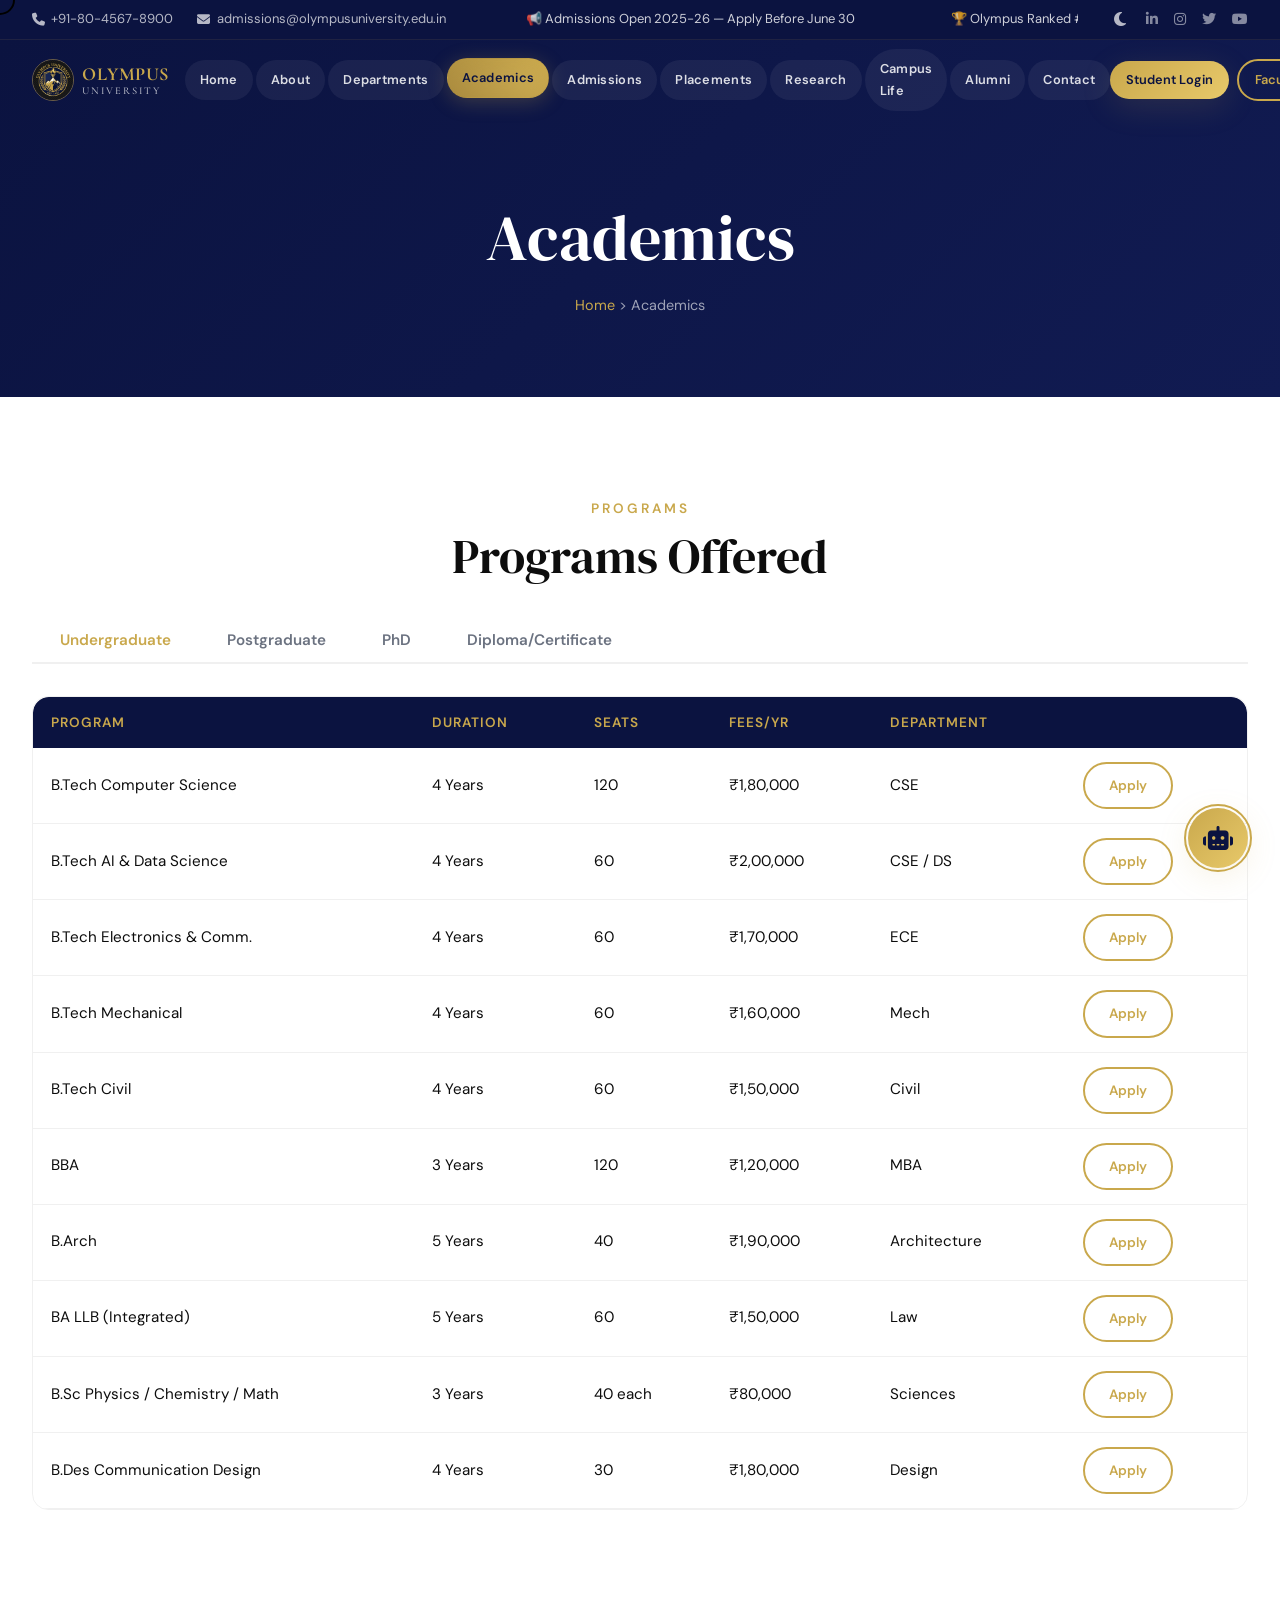
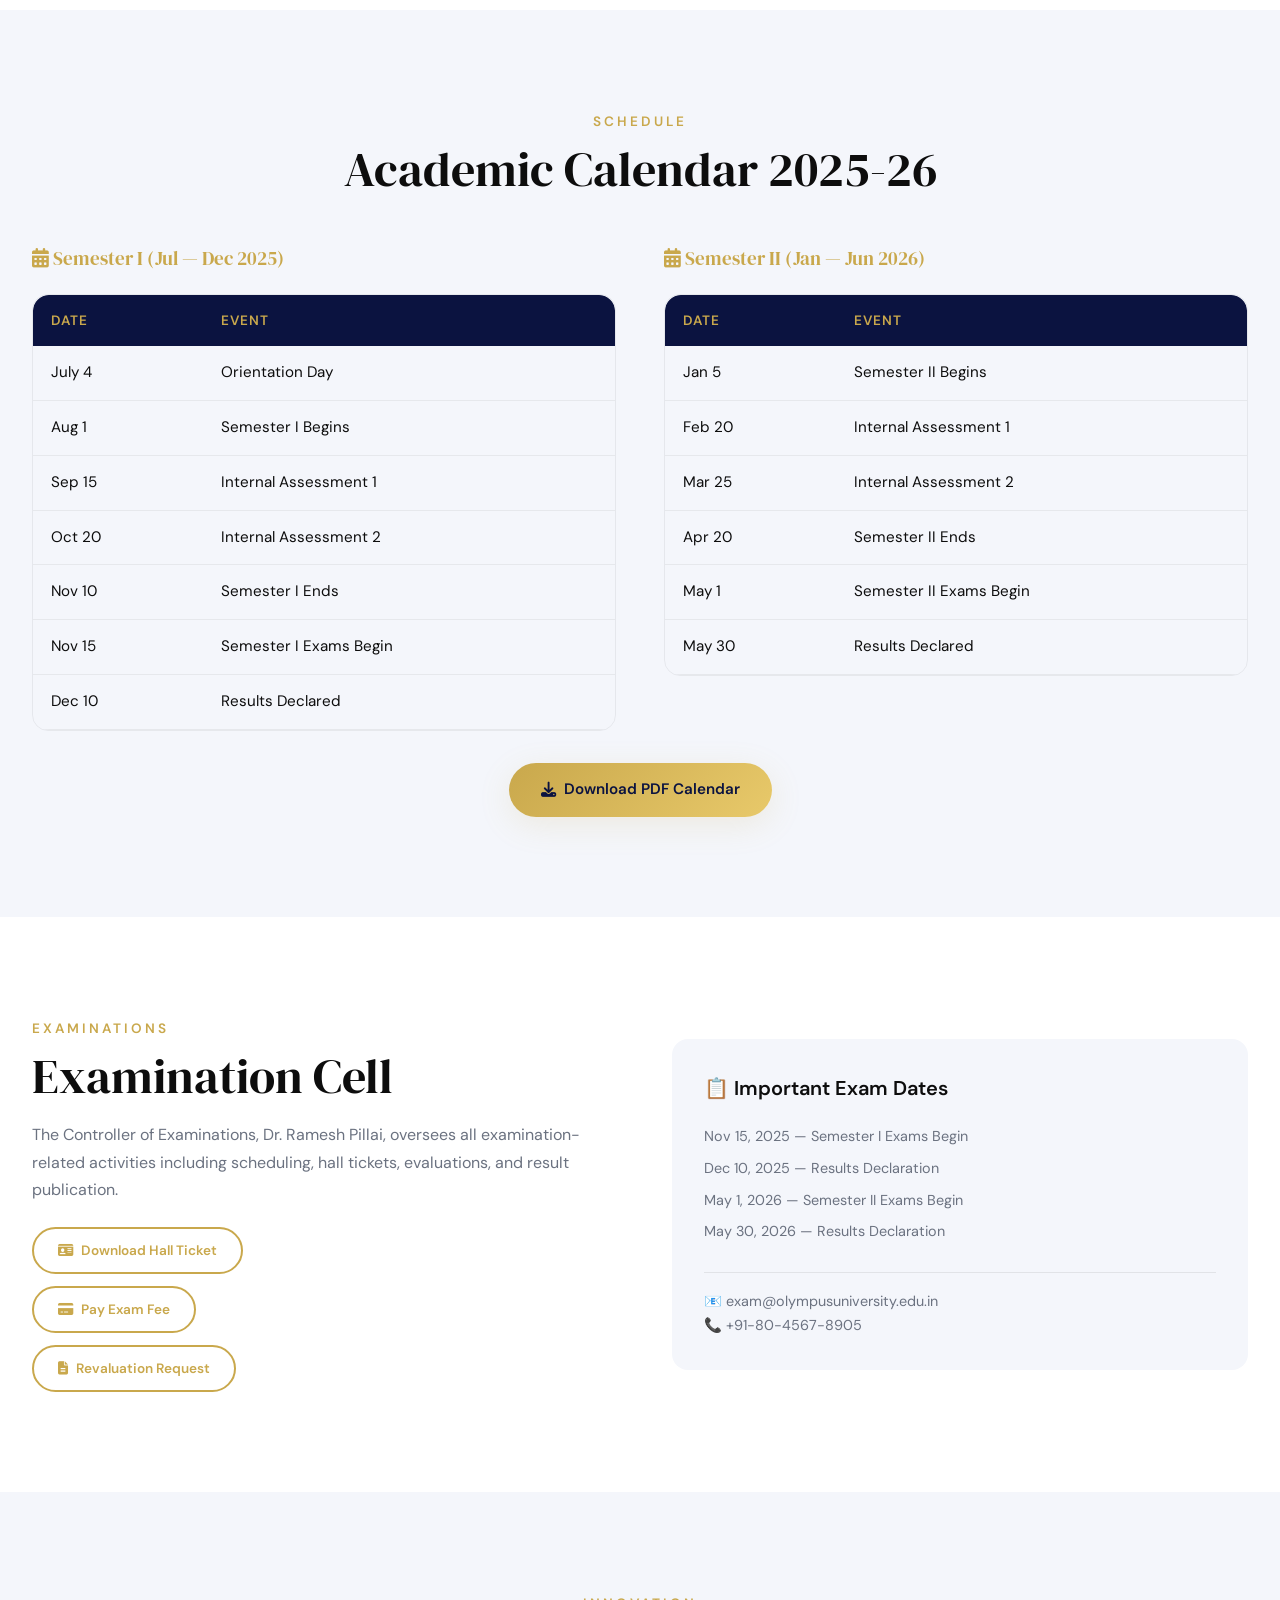
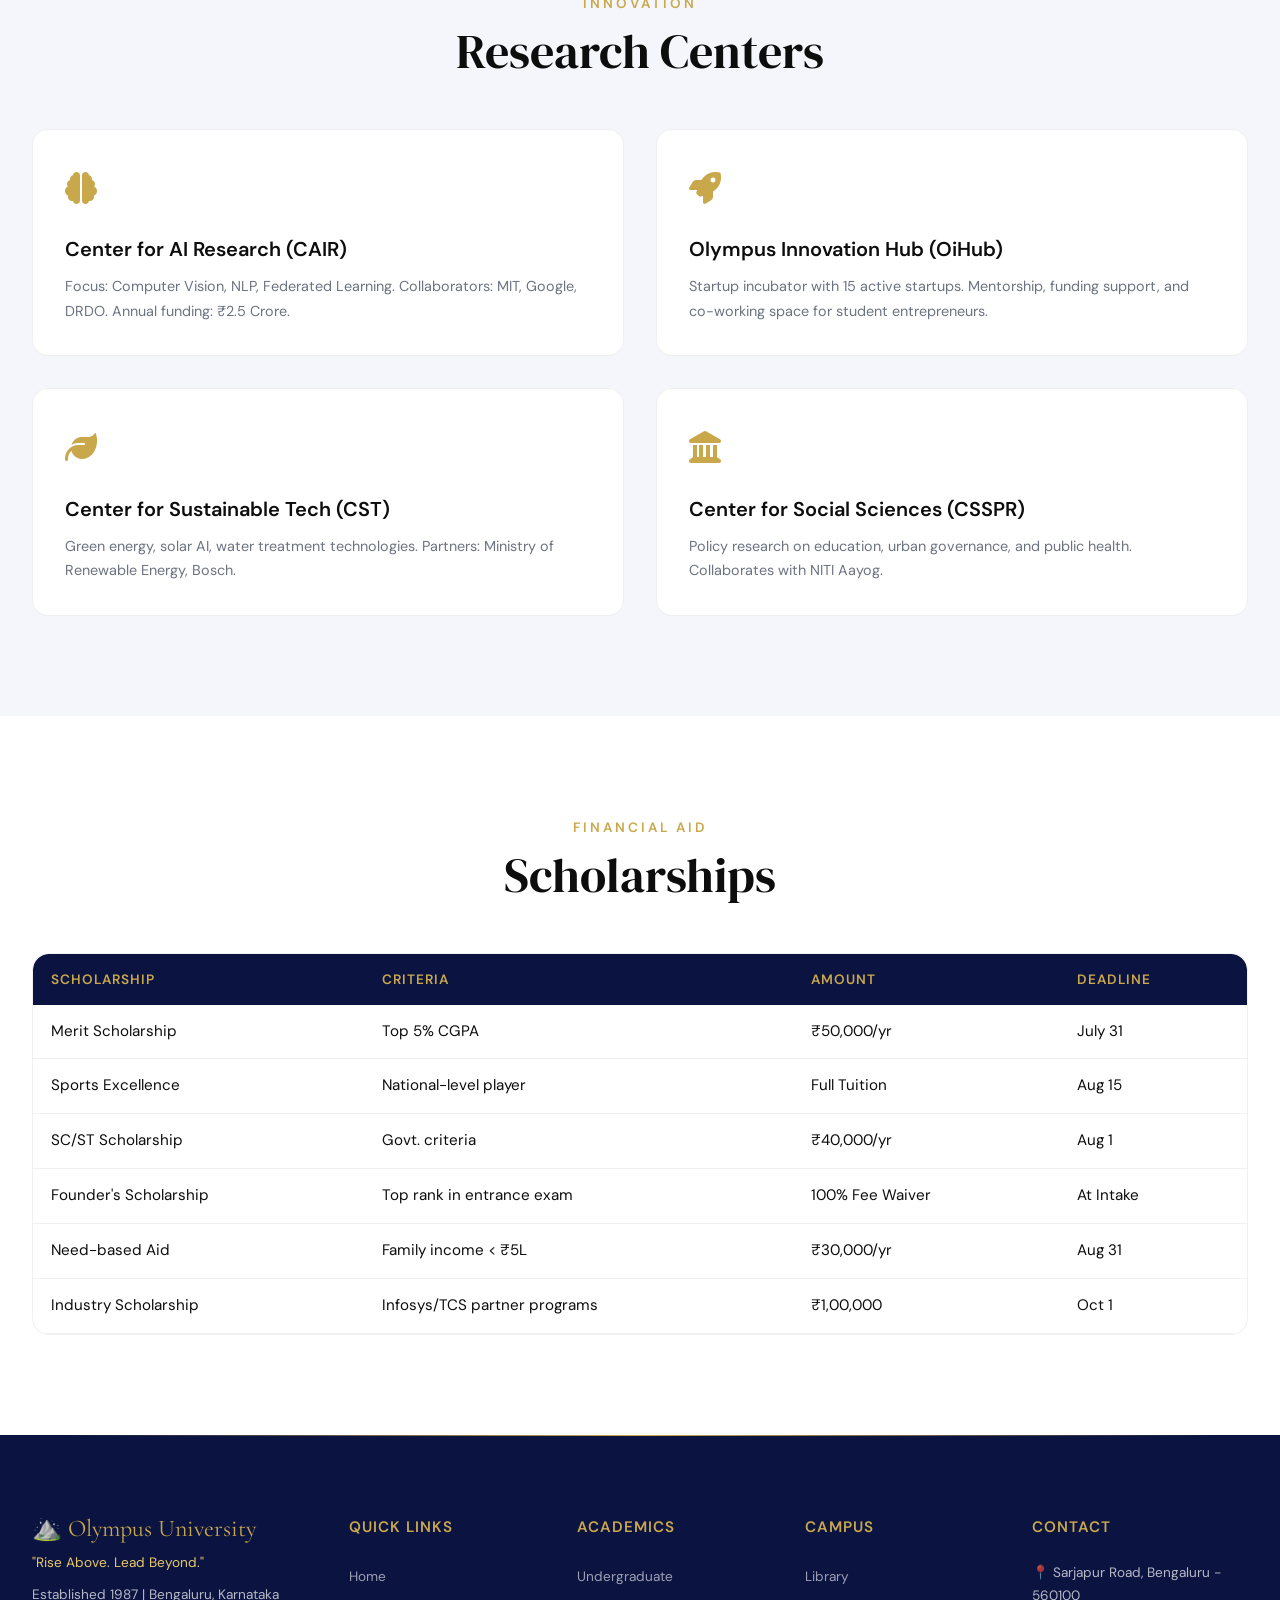
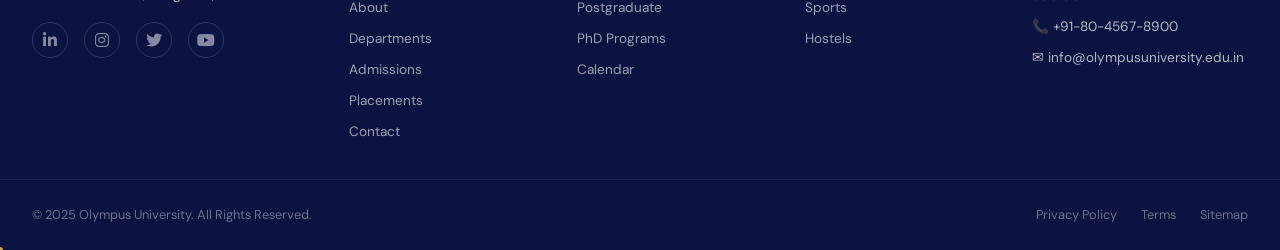
<file: academics.html>
<!DOCTYPE html>
<html lang="en">
<head>
  <meta charset="UTF-8">
  <meta name="viewport" content="width=device-width, initial-scale=1.0">
  <meta name="description" content="Olympus University Academics — Programs, Academic Calendar, Examination Cell, Research Centers, and Scholarships.">
  <title>Academics — Olympus University</title>
  <link rel="icon" type="image/svg+xml" href="data:image/svg+xml,<svg xmlns='http://www.w3.org/2000/svg' viewBox='0 0 100 100'><polygon points='50,8 90,85 10,85' fill='%23C9A84C'/><circle cx='50' cy='20' r='8' fill='%230B1340'/></svg>">
  <link rel="stylesheet" href="styles.css">
  <link rel="stylesheet" href="https://cdnjs.cloudflare.com/ajax/libs/font-awesome/6.5.1/css/all.min.css">
</head>
<body>
<div class="topbar"><div class="container"><div class="topbar-left"><a href="tel:+918045678900"><i class="fas fa-phone"></i> +91-80-4567-8900</a><a href="mailto:admissions@olympusuniversity.edu.in"><i class="fas fa-envelope"></i> admissions@olympusuniversity.edu.in</a></div><div class="topbar-center"><div class="marquee"><span>📢 Admissions Open 2025-26 — Apply Before June 30</span><span>🏆 Olympus Ranked #3 in South India by NIRF 2025</span><span>📅 Annual Tech Fest 'SUMMIT 2025' — Aug 14-16</span><span>🎓 Convocation Ceremony — July 20, 2025</span><span>📢 Admissions Open 2025-26</span><span>🏆 Olympus Ranked #3 in South India</span></div></div><div class="topbar-right"><button class="theme-toggle" aria-label="Toggle dark mode"><i class="fas fa-moon"></i></button><a href="#" class="social-link"><i class="fab fa-linkedin-in"></i></a><a href="#" class="social-link"><i class="fab fa-instagram"></i></a><a href="#" class="social-link"><i class="fab fa-twitter"></i></a><a href="#" class="social-link"><i class="fab fa-youtube"></i></a></div></div></div>
<nav class="navbar scrolled"><div class="container"><a href="index.html" class="nav-logo"><img src="logo.png" alt="Olympus University" style="width:42px;height:42px;object-fit:contain;border-radius:50%;border:1px solid rgba(201,168,76,0.5)"><div class="nav-logo-text">OLYMPUS<span>UNIVERSITY</span></div></a><div class="nav-links"><div class="nav-item"><a href="index.html" class="nav-link">Home</a></div><div class="nav-item"><a href="about.html" class="nav-link">About</a></div><div class="nav-item"><a href="departments.html" class="nav-link">Departments</a></div><div class="nav-item"><a href="academics.html" class="nav-link active">Academics</a></div><div class="nav-item"><a href="admissions.html" class="nav-link">Admissions</a></div><div class="nav-item"><a href="placements.html" class="nav-link">Placements</a></div><div class="nav-item"><a href="research.html" class="nav-link">Research</a></div><div class="nav-item"><a href="campus.html" class="nav-link">Campus Life</a></div><div class="nav-item"><a href="alumni.html" class="nav-link">Alumni</a></div><div class="nav-item"><a href="contact.html" class="nav-link">Contact</a></div></div><div class="nav-actions"><a href="students.html" class="btn btn-gold btn-sm">Student Login</a><a href="faculty.html" class="btn btn-outline btn-sm">Faculty Login</a></div><div class="hamburger" id="hamburger"><span></span><span></span><span></span></div></div></nav>
<div class="mobile-nav" id="mobileNav"><a href="index.html">Home</a><a href="about.html">About</a><a href="departments.html">Departments</a><a href="academics.html">Academics</a><a href="admissions.html">Admissions</a><a href="placements.html">Placements</a><a href="research.html">Research</a><a href="campus.html">Campus Life</a><a href="alumni.html">Alumni</a><a href="contact.html">Contact</a></div>

<section class="page-hero"><div class="container"><h1 data-aos="fade-up">Academics</h1><p class="breadcrumb" data-aos="fade-up" data-aos-delay="100"><a href="index.html">Home</a> &gt; Academics</p></div></section>

<!-- PROGRAMS OFFERED -->
<section class="section" id="programs">
  <div class="container">
    <div class="text-center" style="margin-bottom:2rem" data-aos="fade-up"><p class="section-label">Programs</p><h2 class="section-title">Programs Offered</h2></div>
    <div class="tabs" data-aos="fade-up">
      <button class="tab-btn active" data-tab="acad-ug">Undergraduate</button>
      <button class="tab-btn" data-tab="acad-pg">Postgraduate</button>
      <button class="tab-btn" data-tab="acad-phd">PhD</button>
      <button class="tab-btn" data-tab="acad-dip">Diploma/Certificate</button>
    </div>
    <div id="acad-ug" class="tab-content active">
      <div class="table-wrapper"><table class="table-styled"><thead><tr><th>Program</th><th>Duration</th><th>Seats</th><th>Fees/yr</th><th>Department</th><th></th></tr></thead><tbody>
        <tr><td>B.Tech Computer Science</td><td>4 Years</td><td>120</td><td>₹1,80,000</td><td>CSE</td><td><a href="admissions.html" class="btn btn-outline btn-sm">Apply</a></td></tr>
        <tr><td>B.Tech AI & Data Science</td><td>4 Years</td><td>60</td><td>₹2,00,000</td><td>CSE / DS</td><td><a href="admissions.html" class="btn btn-outline btn-sm">Apply</a></td></tr>
        <tr><td>B.Tech Electronics & Comm.</td><td>4 Years</td><td>60</td><td>₹1,70,000</td><td>ECE</td><td><a href="admissions.html" class="btn btn-outline btn-sm">Apply</a></td></tr>
        <tr><td>B.Tech Mechanical</td><td>4 Years</td><td>60</td><td>₹1,60,000</td><td>Mech</td><td><a href="admissions.html" class="btn btn-outline btn-sm">Apply</a></td></tr>
        <tr><td>B.Tech Civil</td><td>4 Years</td><td>60</td><td>₹1,50,000</td><td>Civil</td><td><a href="admissions.html" class="btn btn-outline btn-sm">Apply</a></td></tr>
        <tr><td>BBA</td><td>3 Years</td><td>120</td><td>₹1,20,000</td><td>MBA</td><td><a href="admissions.html" class="btn btn-outline btn-sm">Apply</a></td></tr>
        <tr><td>B.Arch</td><td>5 Years</td><td>40</td><td>₹1,90,000</td><td>Architecture</td><td><a href="admissions.html" class="btn btn-outline btn-sm">Apply</a></td></tr>
        <tr><td>BA LLB (Integrated)</td><td>5 Years</td><td>60</td><td>₹1,50,000</td><td>Law</td><td><a href="admissions.html" class="btn btn-outline btn-sm">Apply</a></td></tr>
        <tr><td>B.Sc Physics / Chemistry / Math</td><td>3 Years</td><td>40 each</td><td>₹80,000</td><td>Sciences</td><td><a href="admissions.html" class="btn btn-outline btn-sm">Apply</a></td></tr>
        <tr><td>B.Des Communication Design</td><td>4 Years</td><td>30</td><td>₹1,80,000</td><td>Design</td><td><a href="admissions.html" class="btn btn-outline btn-sm">Apply</a></td></tr>
      </tbody></table></div>
    </div>
    <div id="acad-pg" class="tab-content">
      <div class="table-wrapper"><table class="table-styled"><thead><tr><th>Program</th><th>Duration</th><th>Seats</th><th>Fees/yr</th><th>Department</th><th></th></tr></thead><tbody>
        <tr><td>M.Tech Machine Learning</td><td>2 Years</td><td>30</td><td>₹2,50,000</td><td>CSE</td><td><a href="admissions.html" class="btn btn-outline btn-sm">Apply</a></td></tr>
        <tr><td>MBA (Dual Specialization)</td><td>2 Years</td><td>120</td><td>₹2,50,000</td><td>Management</td><td><a href="admissions.html" class="btn btn-outline btn-sm">Apply</a></td></tr>
        <tr><td>M.Sc Data Science</td><td>2 Years</td><td>40</td><td>₹2,00,000</td><td>DS & AI</td><td><a href="admissions.html" class="btn btn-outline btn-sm">Apply</a></td></tr>
        <tr><td>LLM Corporate Law</td><td>1 Year</td><td>30</td><td>₹1,80,000</td><td>Law</td><td><a href="admissions.html" class="btn btn-outline btn-sm">Apply</a></td></tr>
        <tr><td>M.Tech VLSI Design</td><td>2 Years</td><td>30</td><td>₹2,20,000</td><td>ECE</td><td><a href="admissions.html" class="btn btn-outline btn-sm">Apply</a></td></tr>
        <tr><td>MCA</td><td>3 Years</td><td>60</td><td>₹1,50,000</td><td>CSE</td><td><a href="admissions.html" class="btn btn-outline btn-sm">Apply</a></td></tr>
      </tbody></table></div>
    </div>
    <div id="acad-phd" class="tab-content">
      <div class="grid grid-3">
        <div class="card"><div class="card-body"><h4>PhD Computer Science</h4><p style="color:var(--gray);font-size:0.9rem;margin-top:0.5rem">NLP, CV, Distributed Systems, Quantum Computing</p></div></div>
        <div class="card"><div class="card-body"><h4>PhD Biotechnology</h4><p style="color:var(--gray);font-size:0.9rem;margin-top:0.5rem">Genomics, Proteomics, Biomedical Engineering</p></div></div>
        <div class="card"><div class="card-body"><h4>PhD Management</h4><p style="color:var(--gray);font-size:0.9rem;margin-top:0.5rem">FinTech, OB, Strategy, Digital Marketing</p></div></div>
        <div class="card"><div class="card-body"><h4>PhD Civil Engineering</h4><p style="color:var(--gray);font-size:0.9rem;margin-top:0.5rem">Structural, Geotechnical, Smart Cities</p></div></div>
        <div class="card"><div class="card-body"><h4>PhD Physics</h4><p style="color:var(--gray);font-size:0.9rem;margin-top:0.5rem">Quantum Mechanics, Material Science</p></div></div>
        <div class="card"><div class="card-body"><h4>PhD Chemistry</h4><p style="color:var(--gray);font-size:0.9rem;margin-top:0.5rem">Organic, Inorganic, Polymer Chemistry</p></div></div>
      </div>
    </div>
    <div id="acad-dip" class="tab-content">
      <div class="grid grid-3">
        <div class="card"><div class="card-body"><h4>PG Diploma in Data Analytics</h4><p style="color:var(--gray);font-size:0.9rem;margin-top:0.5rem">1 Year | ₹1,00,000</p></div></div>
        <div class="card"><div class="card-body"><h4>Certificate in Full-Stack Dev</h4><p style="color:var(--gray);font-size:0.9rem;margin-top:0.5rem">6 Months | ₹50,000</p></div></div>
        <div class="card"><div class="card-body"><h4>Certificate in Digital Marketing</h4><p style="color:var(--gray);font-size:0.9rem;margin-top:0.5rem">6 Months | ₹40,000</p></div></div>
      </div>
    </div>
  </div>
</section>

<!-- ACADEMIC CALENDAR -->
<section class="section section-light" id="calendar">
  <div class="container">
    <div class="text-center" style="margin-bottom:3rem" data-aos="fade-up"><p class="section-label">Schedule</p><h2 class="section-title">Academic Calendar 2025-26</h2></div>
    <div class="grid grid-2" style="gap:3rem" data-aos="fade-up">
      <div>
        <h3 style="color:var(--gold);font-size:1.2rem;margin-bottom:1.5rem"><i class="fas fa-calendar-alt"></i> Semester I (Jul — Dec 2025)</h3>
        <div class="table-wrapper"><table class="table-styled"><thead><tr><th>Date</th><th>Event</th></tr></thead><tbody>
          <tr><td>July 4</td><td>Orientation Day</td></tr>
          <tr><td>Aug 1</td><td>Semester I Begins</td></tr>
          <tr><td>Sep 15</td><td>Internal Assessment 1</td></tr>
          <tr><td>Oct 20</td><td>Internal Assessment 2</td></tr>
          <tr><td>Nov 10</td><td>Semester I Ends</td></tr>
          <tr><td>Nov 15</td><td>Semester I Exams Begin</td></tr>
          <tr><td>Dec 10</td><td>Results Declared</td></tr>
        </tbody></table></div>
      </div>
      <div>
        <h3 style="color:var(--gold);font-size:1.2rem;margin-bottom:1.5rem"><i class="fas fa-calendar-alt"></i> Semester II (Jan — Jun 2026)</h3>
        <div class="table-wrapper"><table class="table-styled"><thead><tr><th>Date</th><th>Event</th></tr></thead><tbody>
          <tr><td>Jan 5</td><td>Semester II Begins</td></tr>
          <tr><td>Feb 20</td><td>Internal Assessment 1</td></tr>
          <tr><td>Mar 25</td><td>Internal Assessment 2</td></tr>
          <tr><td>Apr 20</td><td>Semester II Ends</td></tr>
          <tr><td>May 1</td><td>Semester II Exams Begin</td></tr>
          <tr><td>May 30</td><td>Results Declared</td></tr>
        </tbody></table></div>
      </div>
    </div>
    <div class="text-center mt-4" data-aos="fade-up"><a href="#" class="btn btn-gold"><i class="fas fa-download"></i> Download PDF Calendar</a></div>
  </div>
</section>

<!-- EXAMINATION CELL -->
<section class="section" id="exam">
  <div class="container">
    <div class="grid grid-2" style="align-items:center;gap:4rem">
      <div data-aos="fade-right">
        <p class="section-label">Examinations</p>
        <h2 class="section-title">Examination Cell</h2>
        <p style="color:var(--gray);margin-bottom:1.5rem">The Controller of Examinations, Dr. Ramesh Pillai, oversees all examination-related activities including scheduling, hall tickets, evaluations, and result publication.</p>
        <div style="display:flex;flex-direction:column;gap:0.75rem">
          <a href="#" class="btn btn-outline btn-sm" style="width:fit-content"><i class="fas fa-id-card"></i> Download Hall Ticket</a>
          <a href="#" class="btn btn-outline btn-sm" style="width:fit-content"><i class="fas fa-credit-card"></i> Pay Exam Fee</a>
          <a href="#" class="btn btn-outline btn-sm" style="width:fit-content"><i class="fas fa-file-alt"></i> Revaluation Request</a>
        </div>
      </div>
      <div data-aos="fade-left" style="background:var(--slate);padding:2rem;border-radius:var(--radius)">
        <h4 style="margin-bottom:1rem">📋 Important Exam Dates</h4>
        <div style="font-size:0.9rem;color:var(--gray);line-height:2.2">
          Nov 15, 2025 — Semester I Exams Begin<br>
          Dec 10, 2025 — Results Declaration<br>
          May 1, 2026 — Semester II Exams Begin<br>
          May 30, 2026 — Results Declaration
        </div>
        <div style="margin-top:1.5rem;padding-top:1rem;border-top:1px solid rgba(0,0,0,0.08)">
          <p style="font-size:0.9rem;color:var(--gray)">📧 exam@olympusuniversity.edu.in<br>📞 +91-80-4567-8905</p>
        </div>
      </div>
    </div>
  </div>
</section>

<!-- RESEARCH CENTERS -->
<section class="section section-light" id="research-centers">
  <div class="container">
    <div class="text-center" style="margin-bottom:3rem" data-aos="fade-up"><p class="section-label">Innovation</p><h2 class="section-title">Research Centers</h2></div>
    <div class="grid grid-2" data-aos="fade-up">
      <div class="card"><div class="card-body" style="padding:2rem"><div style="font-size:2rem;color:var(--gold);margin-bottom:1rem"><i class="fas fa-brain"></i></div><h4>Center for AI Research (CAIR)</h4><p style="color:var(--gray);font-size:0.9rem;margin-top:0.5rem">Focus: Computer Vision, NLP, Federated Learning. Collaborators: MIT, Google, DRDO. Annual funding: ₹2.5 Crore.</p></div></div>
      <div class="card"><div class="card-body" style="padding:2rem"><div style="font-size:2rem;color:var(--gold);margin-bottom:1rem"><i class="fas fa-rocket"></i></div><h4>Olympus Innovation Hub (OiHub)</h4><p style="color:var(--gray);font-size:0.9rem;margin-top:0.5rem">Startup incubator with 15 active startups. Mentorship, funding support, and co-working space for student entrepreneurs.</p></div></div>
      <div class="card"><div class="card-body" style="padding:2rem"><div style="font-size:2rem;color:var(--gold);margin-bottom:1rem"><i class="fas fa-leaf"></i></div><h4>Center for Sustainable Tech (CST)</h4><p style="color:var(--gray);font-size:0.9rem;margin-top:0.5rem">Green energy, solar AI, water treatment technologies. Partners: Ministry of Renewable Energy, Bosch.</p></div></div>
      <div class="card"><div class="card-body" style="padding:2rem"><div style="font-size:2rem;color:var(--gold);margin-bottom:1rem"><i class="fas fa-landmark"></i></div><h4>Center for Social Sciences (CSSPR)</h4><p style="color:var(--gray);font-size:0.9rem;margin-top:0.5rem">Policy research on education, urban governance, and public health. Collaborates with NITI Aayog.</p></div></div>
    </div>
  </div>
</section>

<!-- SCHOLARSHIPS -->
<section class="section" id="scholarships">
  <div class="container">
    <div class="text-center" style="margin-bottom:3rem" data-aos="fade-up"><p class="section-label">Financial Aid</p><h2 class="section-title">Scholarships</h2></div>
    <div class="table-wrapper" data-aos="fade-up">
      <table class="table-styled">
        <thead><tr><th>Scholarship</th><th>Criteria</th><th>Amount</th><th>Deadline</th></tr></thead>
        <tbody>
          <tr><td>Merit Scholarship</td><td>Top 5% CGPA</td><td>₹50,000/yr</td><td>July 31</td></tr>
          <tr><td>Sports Excellence</td><td>National-level player</td><td>Full Tuition</td><td>Aug 15</td></tr>
          <tr><td>SC/ST Scholarship</td><td>Govt. criteria</td><td>₹40,000/yr</td><td>Aug 1</td></tr>
          <tr><td>Founder's Scholarship</td><td>Top rank in entrance exam</td><td>100% Fee Waiver</td><td>At Intake</td></tr>
          <tr><td>Need-based Aid</td><td>Family income &lt; ₹5L</td><td>₹30,000/yr</td><td>Aug 31</td></tr>
          <tr><td>Industry Scholarship</td><td>Infosys/TCS partner programs</td><td>₹1,00,000</td><td>Oct 1</td></tr>
        </tbody>
      </table>
    </div>
  </div>
</section>

<footer class="footer"><div class="container"><div class="footer-grid"><div class="footer-brand"><h3 class="display-font">⛰️ Olympus University</h3><p class="tagline">"Rise Above. Lead Beyond."</p><p>Established 1987 | Bengaluru, Karnataka</p><div class="footer-social"><a href="#"><i class="fab fa-linkedin-in"></i></a><a href="#"><i class="fab fa-instagram"></i></a><a href="#"><i class="fab fa-twitter"></i></a><a href="#"><i class="fab fa-youtube"></i></a></div></div><div class="footer-col"><h4>Quick Links</h4><a href="index.html">Home</a><a href="about.html">About</a><a href="departments.html">Departments</a><a href="admissions.html">Admissions</a><a href="placements.html">Placements</a><a href="contact.html">Contact</a></div><div class="footer-col"><h4>Academics</h4><a href="academics.html">Undergraduate</a><a href="academics.html">Postgraduate</a><a href="academics.html">PhD Programs</a><a href="academics.html#calendar">Calendar</a></div><div class="footer-col"><h4>Campus</h4><a href="campus.html">Library</a><a href="campus.html">Sports</a><a href="campus.html">Hostels</a></div><div class="footer-col footer-contact"><h4>Contact</h4><p>📍 Sarjapur Road, Bengaluru - 560100</p><p>📞 +91-80-4567-8900</p><p>✉ info@olympusuniversity.edu.in</p></div></div></div><div class="footer-bottom"><div class="container"><p>© 2025 Olympus University. All Rights Reserved.</p><div class="footer-bottom-links"><a href="#">Privacy Policy</a><a href="#">Terms</a><a href="#">Sitemap</a></div></div></div></footer>
<div class="back-to-top" id="backToTop"><i class="fas fa-chevron-up"></i></div>
<script src="main.js"></script>
<script src="chatbot.js"></script>
</body>
</html>
</file>
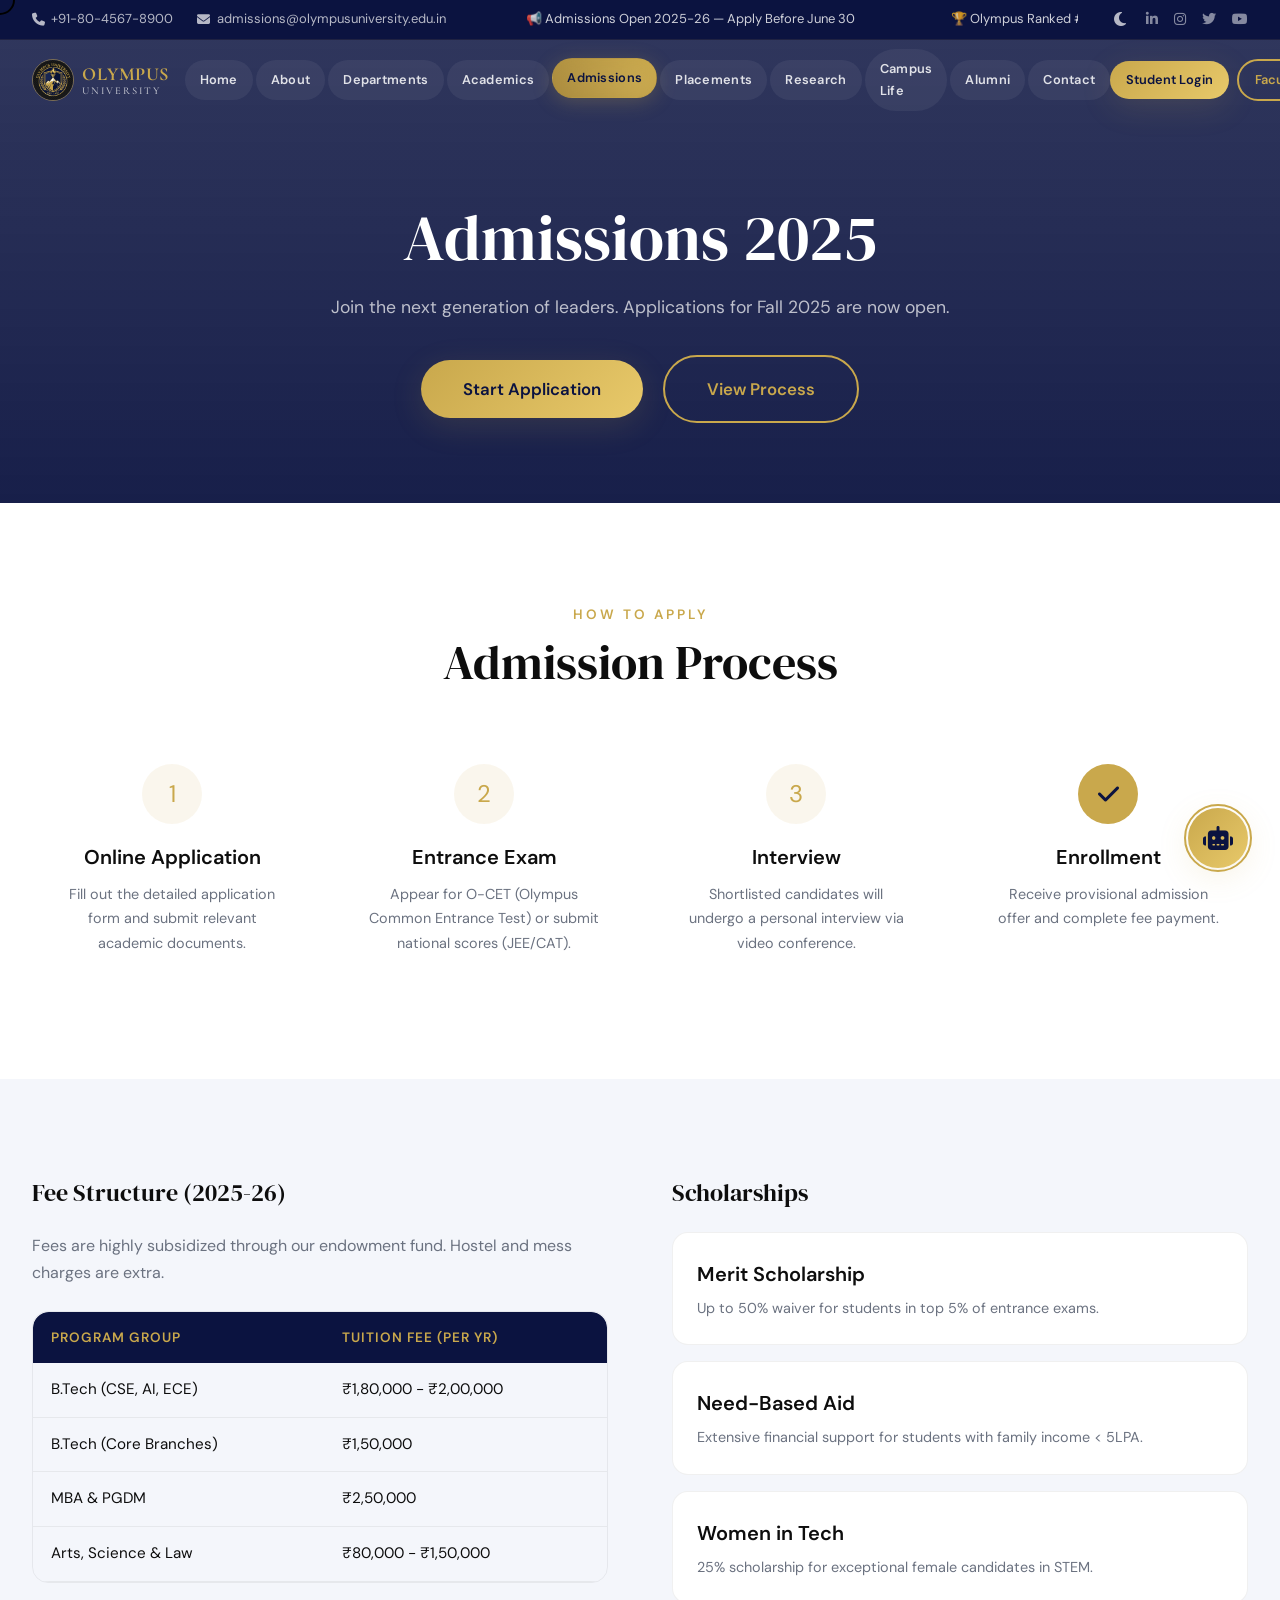
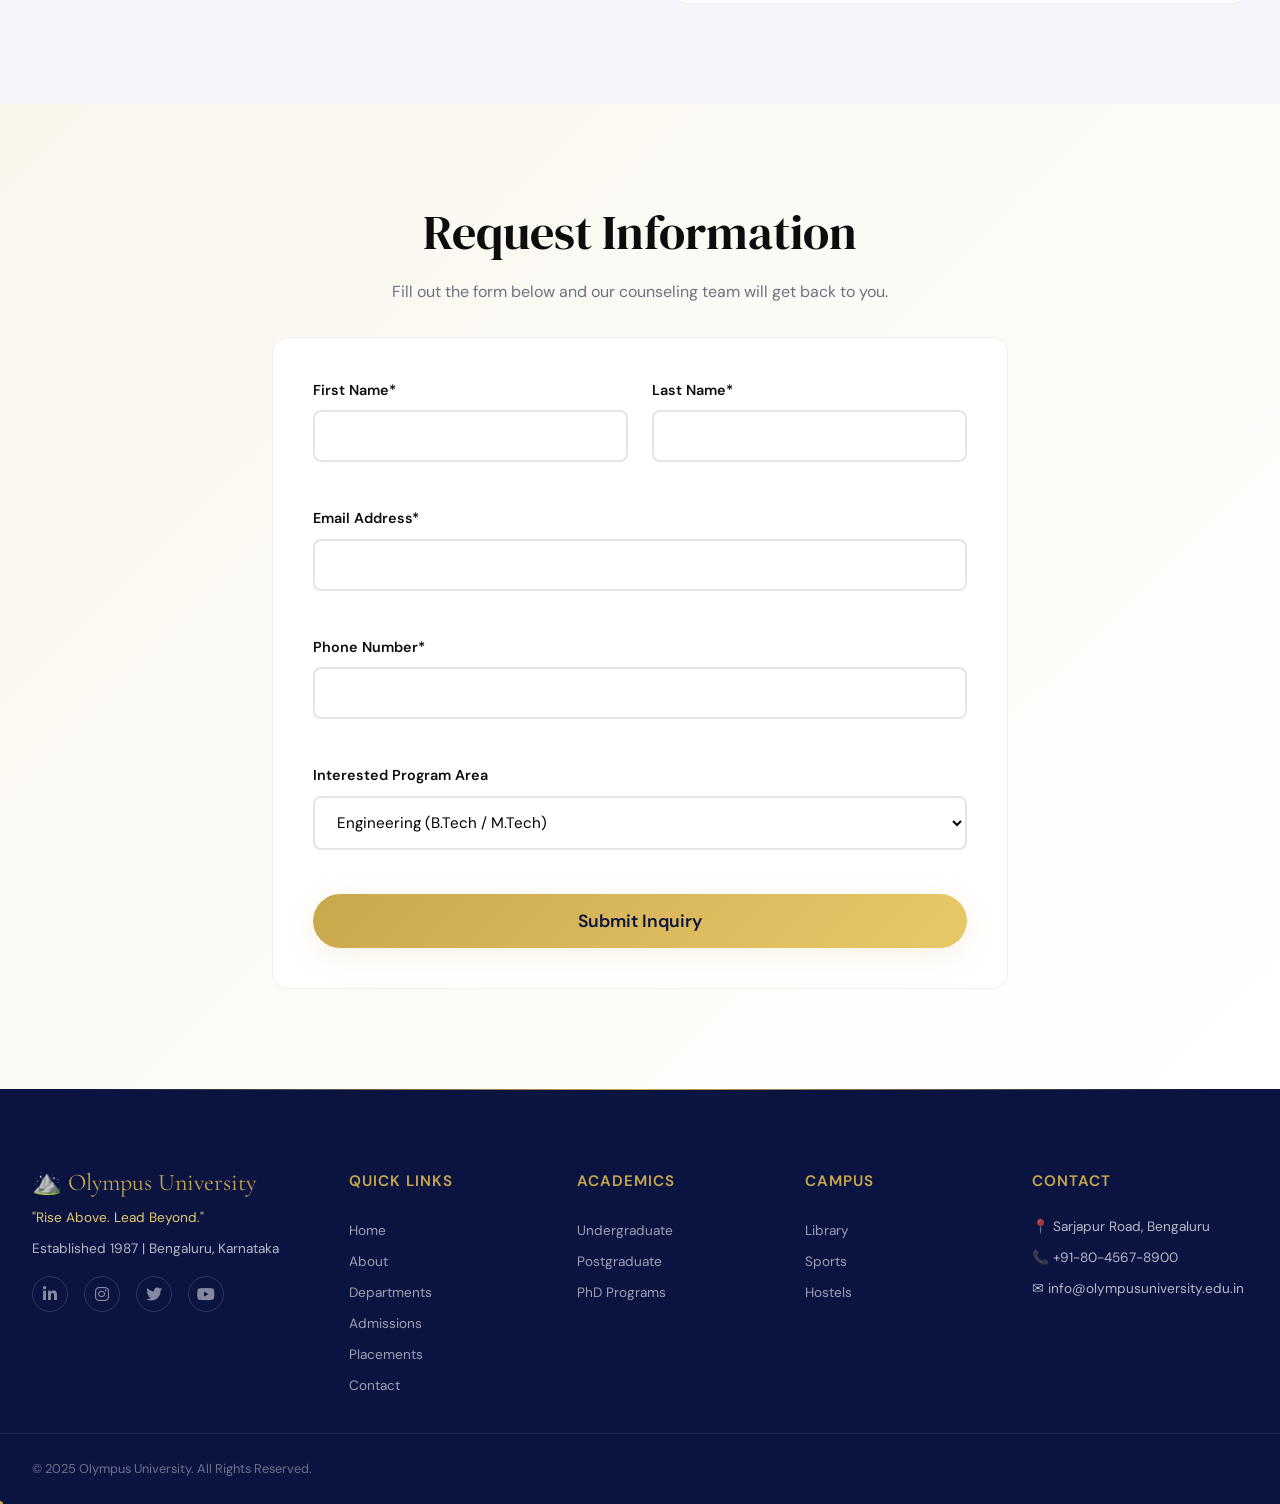
<file: admissions.html>
<!DOCTYPE html>
<html lang="en">
<head>
  <meta charset="UTF-8">
  <meta name="viewport" content="width=device-width, initial-scale=1.0">
  <meta name="description" content="Admissions at Olympus University. Find UG, PG, and PhD admission procedures, eligibility criteria, dates, and fee structure.">
  <title>Admissions — Olympus University</title>
  <link rel="icon" type="image/png" href="logo.png">
  <link rel="stylesheet" href="styles.css">
  <link rel="stylesheet" href="https://cdnjs.cloudflare.com/ajax/libs/font-awesome/6.5.1/css/all.min.css">
</head>
<body>
<!-- TOPBAR -->
<div class="topbar"><div class="container"><div class="topbar-left"><a href="tel:+918045678900"><i class="fas fa-phone"></i> +91-80-4567-8900</a><a href="mailto:admissions@olympusuniversity.edu.in"><i class="fas fa-envelope"></i> admissions@olympusuniversity.edu.in</a></div><div class="topbar-center"><div class="marquee"><span>📢 Admissions Open 2025-26 — Apply Before June 30</span><span>🏆 Olympus Ranked #3 in South India by NIRF 2025</span><span>📅 Annual Tech Fest 'SUMMIT 2025' — Aug 14-16</span><span>🎓 Convocation Ceremony — July 20, 2025</span></div></div><div class="topbar-right"><button class="theme-toggle" aria-label="Toggle dark mode"><i class="fas fa-moon"></i></button><a href="#" class="social-link"><i class="fab fa-linkedin-in"></i></a><a href="#" class="social-link"><i class="fab fa-instagram"></i></a><a href="#" class="social-link"><i class="fab fa-twitter"></i></a><a href="#" class="social-link"><i class="fab fa-youtube"></i></a></div></div></div>

<!-- NAVBAR -->
<nav class="navbar scrolled"><div class="container"><a href="index.html" class="nav-logo"><img src="logo.png" alt="Olympus University" style="width:42px;height:42px;object-fit:contain;border-radius:50%;border:1px solid rgba(201,168,76,0.5)"><div class="nav-logo-text">OLYMPUS<span>UNIVERSITY</span></div></a><div class="nav-links"><div class="nav-item"><a href="index.html" class="nav-link">Home</a></div><div class="nav-item"><a href="about.html" class="nav-link">About</a></div><div class="nav-item"><a href="departments.html" class="nav-link">Departments</a></div><div class="nav-item"><a href="academics.html" class="nav-link">Academics</a></div><div class="nav-item"><a href="admissions.html" class="nav-link active">Admissions</a></div><div class="nav-item"><a href="placements.html" class="nav-link">Placements</a></div><div class="nav-item"><a href="research.html" class="nav-link">Research</a></div><div class="nav-item"><a href="campus.html" class="nav-link">Campus Life</a></div><div class="nav-item"><a href="alumni.html" class="nav-link">Alumni</a></div><div class="nav-item"><a href="contact.html" class="nav-link">Contact</a></div></div><div class="nav-actions"><a href="students.html" class="btn btn-gold btn-sm">Student Login</a><a href="faculty.html" class="btn btn-outline btn-sm">Faculty Login</a></div><div class="hamburger" id="hamburger"><span></span><span></span><span></span></div></div></nav>

<div class="mobile-nav" id="mobileNav"><a href="index.html">Home</a><a href="about.html">About</a><a href="departments.html">Departments</a><a href="academics.html">Academics</a><a href="admissions.html">Admissions</a><a href="placements.html">Placements</a><a href="research.html">Research</a><a href="campus.html">Campus Life</a><a href="alumni.html">Alumni</a><a href="contact.html">Contact</a></div>

<!-- PAGE HERO -->
<section class="page-hero" style="background:linear-gradient(rgba(11, 19, 64, 0.85), rgba(11, 19, 64, 0.95)), url('https://images.unsplash.com/photo-1541339907198-e08756dedf3f?auto=format&fit=crop&q=80') center/cover;">
  <div class="container">
    <h1 data-aos="fade-up">Admissions 2025</h1>
    <p style="color:rgba(255,255,255,0.7);font-size:1.1rem;margin-top:0.5rem" data-aos="fade-up" data-aos-delay="100">Join the next generation of leaders. Applications for Fall 2025 are now open.</p>
    <div style="margin-top:2rem" data-aos="fade-up" data-aos-delay="200">
      <button class="btn btn-gold btn-lg" onclick="showToast('Application Portal Opening Shortly', 'info')">Start Application</button>
      <a href="#process" class="btn btn-outline btn-lg" style="margin-left:1rem">View Process</a>
    </div>
  </div>
</section>

<!-- ADMISSION PROCESS -->
<section class="section" id="process">
  <div class="container">
    <div class="text-center" style="margin-bottom:3rem" data-aos="fade-up">
      <p class="section-label">How to Apply</p>
      <h2 class="section-title">Admission Process</h2>
    </div>
    <div class="grid grid-4" style="text-align:center" data-aos="fade-up">
      <div style="padding:1.5rem">
        <div style="width:60px;height:60px;border-radius:50%;background:rgba(201,168,76,0.1);color:var(--gold);display:flex;align-items:center;justify-content:center;font-size:1.5rem;margin:0 auto 1rem">1</div>
        <h4>Online Application</h4>
        <p style="color:var(--gray);font-size:0.9rem;margin-top:0.5rem">Fill out the detailed application form and submit relevant academic documents.</p>
      </div>
      <div style="padding:1.5rem;position:relative">
        <div style="width:60px;height:60px;border-radius:50%;background:rgba(201,168,76,0.1);color:var(--gold);display:flex;align-items:center;justify-content:center;font-size:1.5rem;margin:0 auto 1rem">2</div>
        <h4>Entrance Exam</h4>
        <p style="color:var(--gray);font-size:0.9rem;margin-top:0.5rem">Appear for O-CET (Olympus Common Entrance Test) or submit national scores (JEE/CAT).</p>
      </div>
      <div style="padding:1.5rem">
        <div style="width:60px;height:60px;border-radius:50%;background:rgba(201,168,76,0.1);color:var(--gold);display:flex;align-items:center;justify-content:center;font-size:1.5rem;margin:0 auto 1rem">3</div>
        <h4>Interview</h4>
        <p style="color:var(--gray);font-size:0.9rem;margin-top:0.5rem">Shortlisted candidates will undergo a personal interview via video conference.</p>
      </div>
      <div style="padding:1.5rem">
        <div style="width:60px;height:60px;border-radius:50%;background:var(--gold);color:var(--navy);display:flex;align-items:center;justify-content:center;font-size:1.5rem;margin:0 auto 1rem"><i class="fas fa-check"></i></div>
        <h4>Enrollment</h4>
        <p style="color:var(--gray);font-size:0.9rem;margin-top:0.5rem">Receive provisional admission offer and complete fee payment.</p>
      </div>
    </div>
  </div>
</section>

<!-- FEES & SCHOLARSHIPS -->
<section class="section section-light">
  <div class="container">
    <div class="grid grid-2" style="gap:4rem">
      <div data-aos="fade-right">
        <h3 style="margin-bottom:1.5rem;font-size:1.5rem">Fee Structure (2025-26)</h3>
        <p style="color:var(--gray);margin-bottom:1.5rem">Fees are highly subsidized through our endowment fund. Hostel and mess charges are extra.</p>
        <div class="table-wrapper">
          <table class="table-styled">
            <thead><tr><th>Program Group</th><th>Tuition Fee (per yr)</th></tr></thead>
            <tbody>
              <tr><td>B.Tech (CSE, AI, ECE)</td><td>₹1,80,000 - ₹2,00,000</td></tr>
              <tr><td>B.Tech (Core Branches)</td><td>₹1,50,000</td></tr>
              <tr><td>MBA & PGDM</td><td>₹2,50,000</td></tr>
              <tr><td>Arts, Science & Law</td><td>₹80,000 - ₹1,50,000</td></tr>
            </tbody>
          </table>
        </div>
      </div>
      <div data-aos="fade-left">
        <h3 style="margin-bottom:1.5rem;font-size:1.5rem">Scholarships</h3>
        <div class="card" style="margin-bottom:1rem"><div class="card-body"><h4>Merit Scholarship</h4><p style="color:var(--gray);font-size:0.9rem;margin-top:0.3rem">Up to 50% waiver for students in top 5% of entrance exams.</p></div></div>
        <div class="card" style="margin-bottom:1rem"><div class="card-body"><h4>Need-Based Aid</h4><p style="color:var(--gray);font-size:0.9rem;margin-top:0.3rem">Extensive financial support for students with family income < 5LPA.</p></div></div>
        <div class="card"><div class="card-body"><h4>Women in Tech</h4><p style="color:var(--gray);font-size:0.9rem;margin-top:0.3rem">25% scholarship for exceptional female candidates in STEM.</p></div></div>
      </div>
    </div>
  </div>
</section>

<!-- INQUIRY FORM -->
<section class="section" style="background:linear-gradient(135deg,rgba(201,168,76,0.1),transparent)">
  <div class="container" style="max-width:800px">
    <div class="text-center" style="margin-bottom:2rem" data-aos="fade-up"><h2 class="section-title">Request Information</h2><p style="color:var(--gray)">Fill out the form below and our counseling team will get back to you.</p></div>
    <div class="card" data-aos="fade-up" data-aos-delay="100">
      <div class="card-body" style="padding:2.5rem">
        <form data-validate data-success="Inquiry submitted successfully. Our team will contact you shortly!">
          <div class="grid grid-2" style="gap:1.5rem;margin-bottom:1.5rem;grid-template-columns:1fr 1fr">
            <div class="form-group"><label>First Name*</label><input type="text" class="form-control" required></div>
            <div class="form-group"><label>Last Name*</label><input type="text" class="form-control" required></div>
          </div>
          <div class="form-group"><label>Email Address*</label><input type="email" class="form-control" required style="margin-bottom:1.5rem"></div>
          <div class="form-group"><label>Phone Number*</label><input type="tel" class="form-control" required style="margin-bottom:1.5rem"></div>
          <div class="form-group"><label>Interested Program Area</label>
            <select class="form-control" style="margin-bottom:1.5rem">
              <option>Engineering (B.Tech / M.Tech)</option>
              <option>Management (BBA / MBA)</option>
              <option>Design & Architecture</option>
              <option>Sciences</option>
            </select>
          </div>
          <button type="submit" class="btn btn-gold w-full" style="justify-content:center;padding:1rem;font-size:1.1rem">Submit Inquiry</button>
        </form>
      </div>
    </div>
  </div>
</section>

<footer class="footer"><div class="container"><div class="footer-grid"><div class="footer-brand"><h3 class="display-font">⛰️ Olympus University</h3><p class="tagline">"Rise Above. Lead Beyond."</p><p>Established 1987 | Bengaluru, Karnataka</p><div class="footer-social"><a href="#"><i class="fab fa-linkedin-in"></i></a><a href="#"><i class="fab fa-instagram"></i></a><a href="#"><i class="fab fa-twitter"></i></a><a href="#"><i class="fab fa-youtube"></i></a></div></div><div class="footer-col"><h4>Quick Links</h4><a href="index.html">Home</a><a href="about.html">About</a><a href="departments.html">Departments</a><a href="admissions.html">Admissions</a><a href="placements.html">Placements</a><a href="contact.html">Contact</a></div><div class="footer-col"><h4>Academics</h4><a href="academics.html">Undergraduate</a><a href="academics.html">Postgraduate</a><a href="academics.html">PhD Programs</a></div><div class="footer-col"><h4>Campus</h4><a href="campus.html">Library</a><a href="campus.html">Sports</a><a href="campus.html">Hostels</a></div><div class="footer-col footer-contact"><h4>Contact</h4><p>📍 Sarjapur Road, Bengaluru</p><p>📞 +91-80-4567-8900</p><p>✉ info@olympusuniversity.edu.in</p></div></div></div><div class="footer-bottom"><div class="container"><p>© 2025 Olympus University. All Rights Reserved.</p></div></div></footer>
<div class="back-to-top" id="backToTop"><i class="fas fa-chevron-up"></i></div>
<script src="main.js"></script>
<script src="chatbot.js"></script>
</body>
</html>
</file>
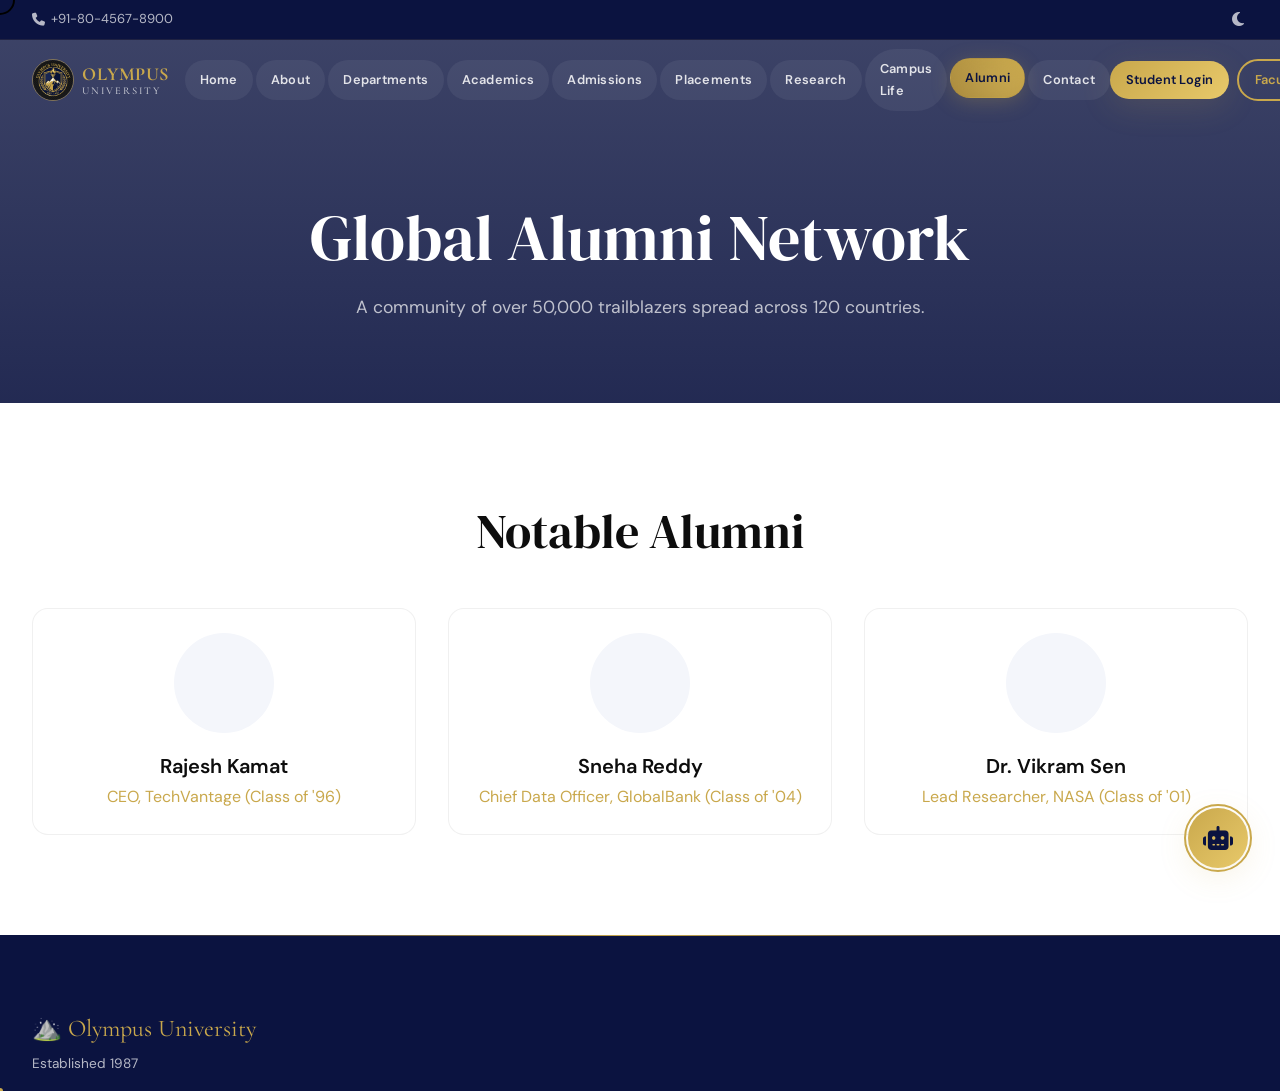
<file: alumni.html>
<!DOCTYPE html>
<html lang="en">
<head>
  <meta charset="UTF-8">
  <meta name="viewport" content="width=device-width, initial-scale=1.0">
  <title>Alumni — Olympus University</title>
  <link rel="icon" type="image/png" href="logo.png">
  <link rel="stylesheet" href="styles.css">
  <link rel="stylesheet" href="https://cdnjs.cloudflare.com/ajax/libs/font-awesome/6.5.1/css/all.min.css">
</head>
<body>
<div class="topbar"><div class="container"><div class="topbar-left"><a href="tel:+918045678900"><i class="fas fa-phone"></i> +91-80-4567-8900</a></div><div class="topbar-right"><button class="theme-toggle"><i class="fas fa-moon"></i></button></div></div></div>
<nav class="navbar scrolled"><div class="container"><a href="index.html" class="nav-logo"><img src="logo.png" alt="Olympus University" style="width:42px;height:42px;object-fit:contain;border-radius:50%;border:1px solid rgba(201,168,76,0.5)"><div class="nav-logo-text">OLYMPUS<span>UNIVERSITY</span></div></a><div class="nav-links"><div class="nav-item"><a href="index.html" class="nav-link">Home</a></div><div class="nav-item"><a href="about.html" class="nav-link">About</a></div><div class="nav-item"><a href="departments.html" class="nav-link">Departments</a></div><div class="nav-item"><a href="academics.html" class="nav-link">Academics</a></div><div class="nav-item"><a href="admissions.html" class="nav-link">Admissions</a></div><div class="nav-item"><a href="placements.html" class="nav-link">Placements</a></div><div class="nav-item"><a href="research.html" class="nav-link">Research</a></div><div class="nav-item"><a href="campus.html" class="nav-link">Campus Life</a></div><div class="nav-item"><a href="alumni.html" class="nav-link active">Alumni</a></div><div class="nav-item"><a href="contact.html" class="nav-link">Contact</a></div></div><div class="nav-actions"><a href="students.html" class="btn btn-gold btn-sm">Student Login</a><a href="faculty.html" class="btn btn-outline btn-sm">Faculty Login</a></div><div class="hamburger" id="hamburger"><span></span><span></span><span></span></div></div></nav>
<div class="mobile-nav" id="mobileNav"><a href="index.html">Home</a><a href="about.html">About</a><a href="departments.html">Departments</a><a href="academics.html">Academics</a><a href="admissions.html">Admissions</a><a href="placements.html">Placements</a><a href="research.html">Research</a><a href="campus.html">Campus Life</a><a href="alumni.html">Alumni</a><a href="contact.html">Contact</a></div>

<section class="page-hero" style="background:linear-gradient(rgba(11, 19, 64, 0.8), rgba(11, 19, 64, 0.9)), url('https://images.unsplash.com/photo-1523580494112-029d2bbfa122?w=1600') center/cover;">
  <div class="container text-center">
    <h1 data-aos="fade-up">Global Alumni Network</h1>
    <p style="color:rgba(255,255,255,0.7);font-size:1.1rem;margin-top:0.5rem">A community of over 50,000 trailblazers spread across 120 countries.</p>
  </div>
</section>

<section class="section">
  <div class="container">
    <div class="text-center" style="margin-bottom:3rem">
      <h2 class="section-title">Notable Alumni</h2>
    </div>
    <div class="grid grid-3">
      <div class="card"><div class="card-body text-center"><div style="width:100px;height:100px;border-radius:50%;background:var(--slate);margin:0 auto 1rem"></div><h4>Rajesh Kamat</h4><p style="color:var(--gold)">CEO, TechVantage (Class of '96)</p></div></div>
      <div class="card"><div class="card-body text-center"><div style="width:100px;height:100px;border-radius:50%;background:var(--slate);margin:0 auto 1rem"></div><h4>Sneha Reddy</h4><p style="color:var(--gold)">Chief Data Officer, GlobalBank (Class of '04)</p></div></div>
      <div class="card"><div class="card-body text-center"><div style="width:100px;height:100px;border-radius:50%;background:var(--slate);margin:0 auto 1rem"></div><h4>Dr. Vikram Sen</h4><p style="color:var(--gold)">Lead Researcher, NASA (Class of '01)</p></div></div>
    </div>
  </div>
</section>

<footer class="footer"><div class="container"><div class="footer-grid"><div class="footer-brand"><h3 class="display-font">⛰️ Olympus University</h3><p>Established 1987</p></div></div></div></footer>
<div class="back-to-top" id="backToTop"><i class="fas fa-chevron-up"></i></div>
<script src="main.js"></script><script src="chatbot.js"></script>
</body>
</html>
</file>
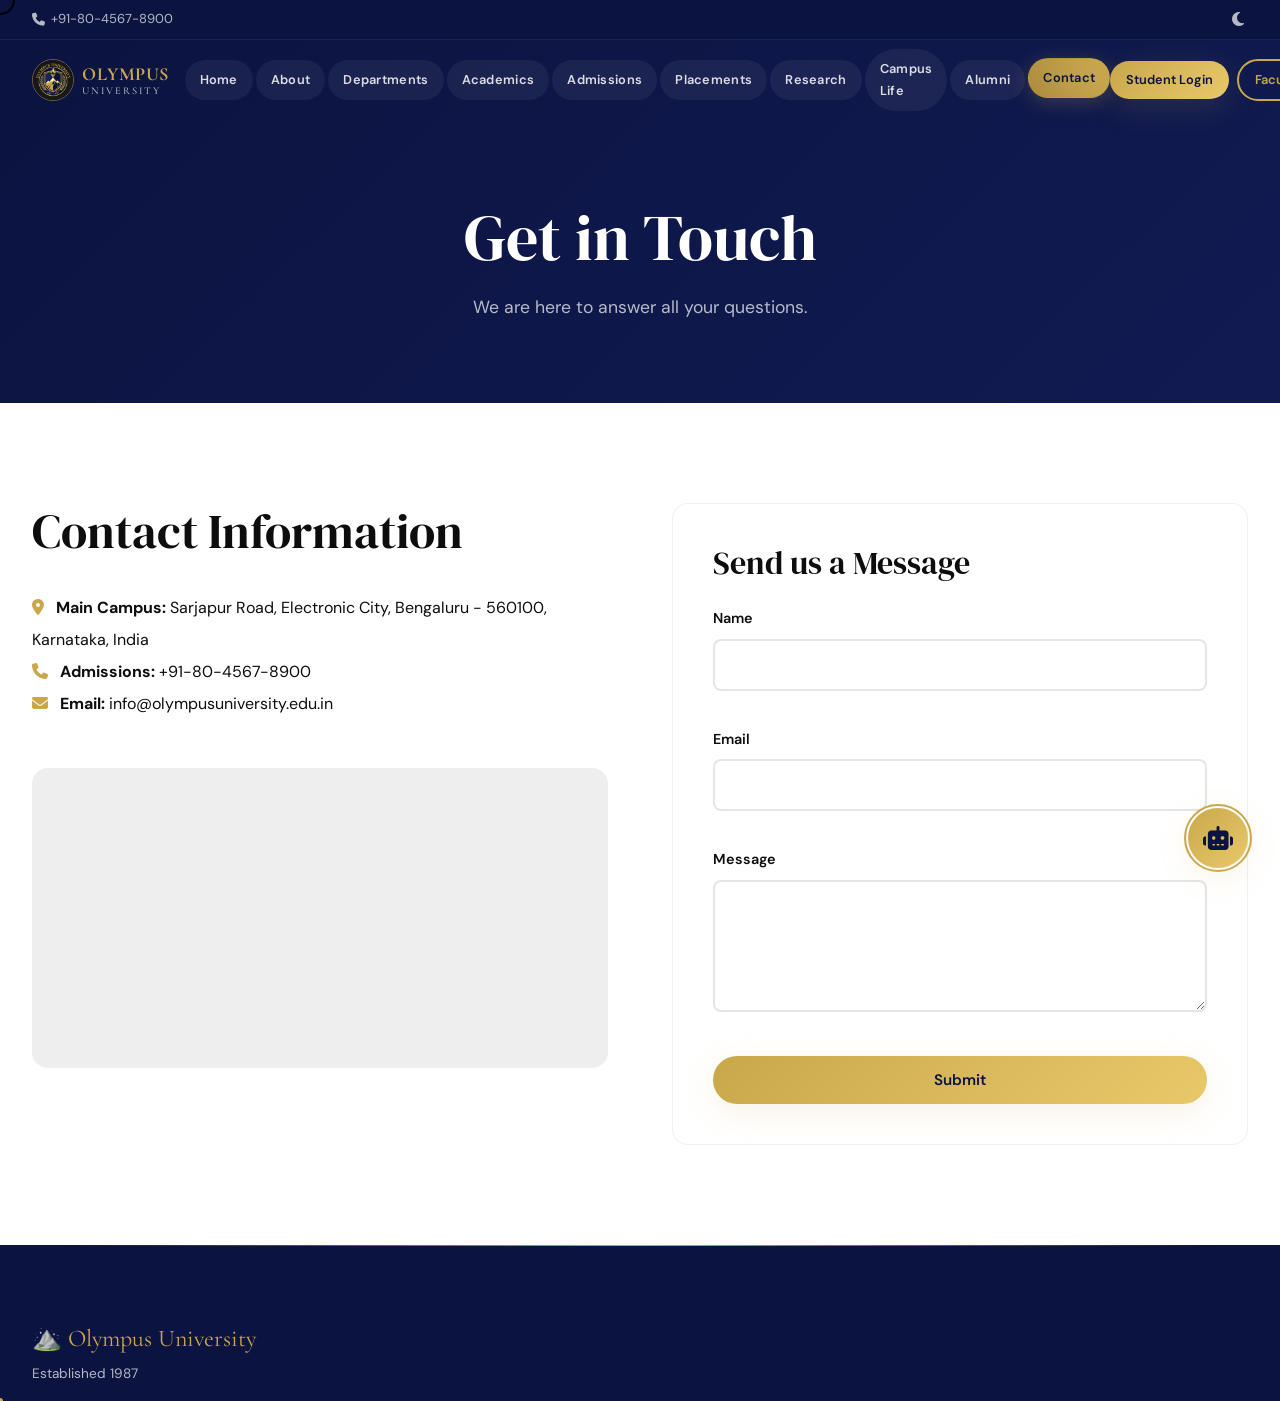
<file: contact.html>
<!DOCTYPE html>
<html lang="en">
<head>
  <meta charset="UTF-8">
  <meta name="viewport" content="width=device-width, initial-scale=1.0">
  <title>Contact Us — Olympus University</title>
  <link rel="icon" type="image/png" href="logo.png">
  <link rel="stylesheet" href="styles.css">
  <link rel="stylesheet" href="https://cdnjs.cloudflare.com/ajax/libs/font-awesome/6.5.1/css/all.min.css">
</head>
<body>
<div class="topbar"><div class="container"><div class="topbar-left"><a href="tel:+918045678900"><i class="fas fa-phone"></i> +91-80-4567-8900</a></div><div class="topbar-right"><button class="theme-toggle"><i class="fas fa-moon"></i></button></div></div></div>
<nav class="navbar scrolled"><div class="container"><a href="index.html" class="nav-logo"><img src="logo.png" alt="Olympus University" style="width:42px;height:42px;object-fit:contain;border-radius:50%;border:1px solid rgba(201,168,76,0.5)"><div class="nav-logo-text">OLYMPUS<span>UNIVERSITY</span></div></a><div class="nav-links"><div class="nav-item"><a href="index.html" class="nav-link">Home</a></div><div class="nav-item"><a href="about.html" class="nav-link">About</a></div><div class="nav-item"><a href="departments.html" class="nav-link">Departments</a></div><div class="nav-item"><a href="academics.html" class="nav-link">Academics</a></div><div class="nav-item"><a href="admissions.html" class="nav-link">Admissions</a></div><div class="nav-item"><a href="placements.html" class="nav-link">Placements</a></div><div class="nav-item"><a href="research.html" class="nav-link">Research</a></div><div class="nav-item"><a href="campus.html" class="nav-link">Campus Life</a></div><div class="nav-item"><a href="alumni.html" class="nav-link">Alumni</a></div><div class="nav-item"><a href="contact.html" class="nav-link active">Contact</a></div></div><div class="nav-actions"><a href="students.html" class="btn btn-gold btn-sm">Student Login</a><a href="faculty.html" class="btn btn-outline btn-sm">Faculty Login</a></div><div class="hamburger" id="hamburger"><span></span><span></span><span></span></div></div></nav>
<div class="mobile-nav" id="mobileNav"><a href="index.html">Home</a><a href="about.html">About</a><a href="departments.html">Departments</a><a href="academics.html">Academics</a><a href="admissions.html">Admissions</a><a href="placements.html">Placements</a><a href="research.html">Research</a><a href="campus.html">Campus Life</a><a href="alumni.html">Alumni</a><a href="contact.html">Contact</a></div>

<section class="page-hero">
  <div class="container text-center">
    <h1 data-aos="fade-up">Get in Touch</h1>
    <p style="color:rgba(255,255,255,0.7);font-size:1.1rem;margin-top:0.5rem">We are here to answer all your questions.</p>
  </div>
</section>

<section class="section">
  <div class="container">
    <div class="grid grid-2" style="gap:4rem">
      <div>
        <h2>Contact Information</h2>
        <div style="margin-top:2rem;line-height:2">
          <p><i class="fas fa-map-marker-alt" style="color:var(--gold);margin-right:0.5rem"></i> <strong>Main Campus:</strong> Sarjapur Road, Electronic City, Bengaluru - 560100, Karnataka, India</p>
          <p><i class="fas fa-phone" style="color:var(--gold);margin-right:0.5rem"></i> <strong>Admissions:</strong> +91-80-4567-8900</p>
          <p><i class="fas fa-envelope" style="color:var(--gold);margin-right:0.5rem"></i> <strong>Email:</strong> info@olympusuniversity.edu.in</p>
        </div>
        <div style="margin-top:3rem;width:100%;height:300px;background:#eee;border-radius:var(--radius)">
          <!-- Google Maps Iframe mock -->
          <iframe src="https://www.google.com/maps/embed?pb=!1m18!1m12!1m3!1d3889.37905186591!2d77.6322987!3d12.8833903!2m3!1f0!2f0!3f0!3m2!1i1024!2i768!4f13.1!3m3!1m2!1s0x3bae14b609c25f19%3A0xc6cb14df68fce563!2sElectronics%20City%20Phase%201%2C%20Electronic%20City%2C%20Bengaluru%2C%20Karnataka%20560100!5e0!3m2!1sen!2sin!4v1689531515220!5m2!1sen!2sin" width="100%" height="100%" style="border:0;border-radius:15px;" allowfullscreen="" loading="lazy" referrerpolicy="no-referrer-when-downgrade"></iframe>
        </div>
      </div>
      <div class="card"><div class="card-body" style="padding:2.5rem">
        <h3 style="margin-bottom:1.5rem">Send us a Message</h3>
        <form data-validate data-success="Message sent! We will contact you soon.">
          <div class="form-group"><label>Name</label><input type="text" class="form-control" required style="margin-bottom:1rem"></div>
          <div class="form-group"><label>Email</label><input type="email" class="form-control" required style="margin-bottom:1rem"></div>
          <div class="form-group"><label>Message</label><textarea class="form-control" rows="5" required style="margin-bottom:1rem"></textarea></div>
          <button type="submit" class="btn btn-gold w-full" style="justify-content:center">Submit</button>
        </form>
      </div></div>
    </div>
  </div>
</section>

<footer class="footer"><div class="container"><div class="footer-grid"><div class="footer-brand"><h3 class="display-font">⛰️ Olympus University</h3><p>Established 1987</p></div></div></div></footer>
<div class="back-to-top" id="backToTop"><i class="fas fa-chevron-up"></i></div>
<script src="main.js"></script><script src="chatbot.js"></script>
</body>
</html>
</file>
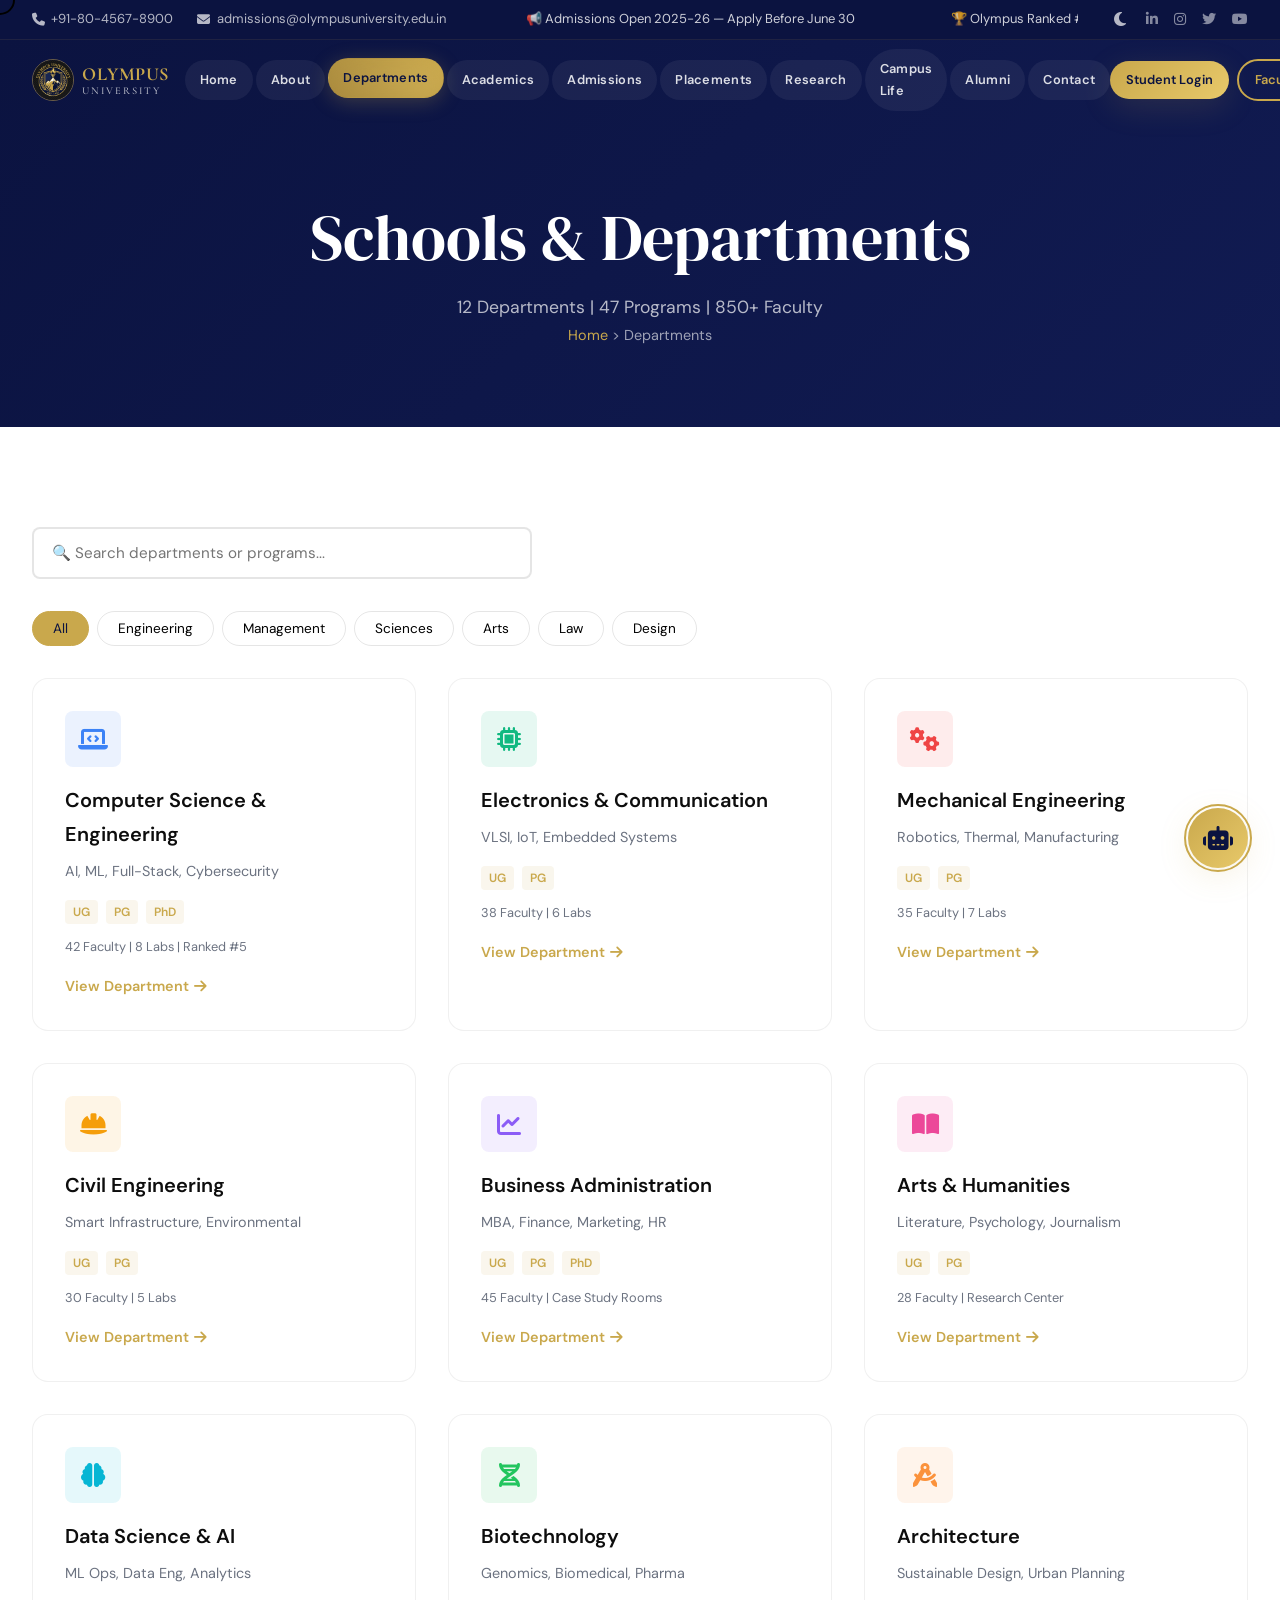
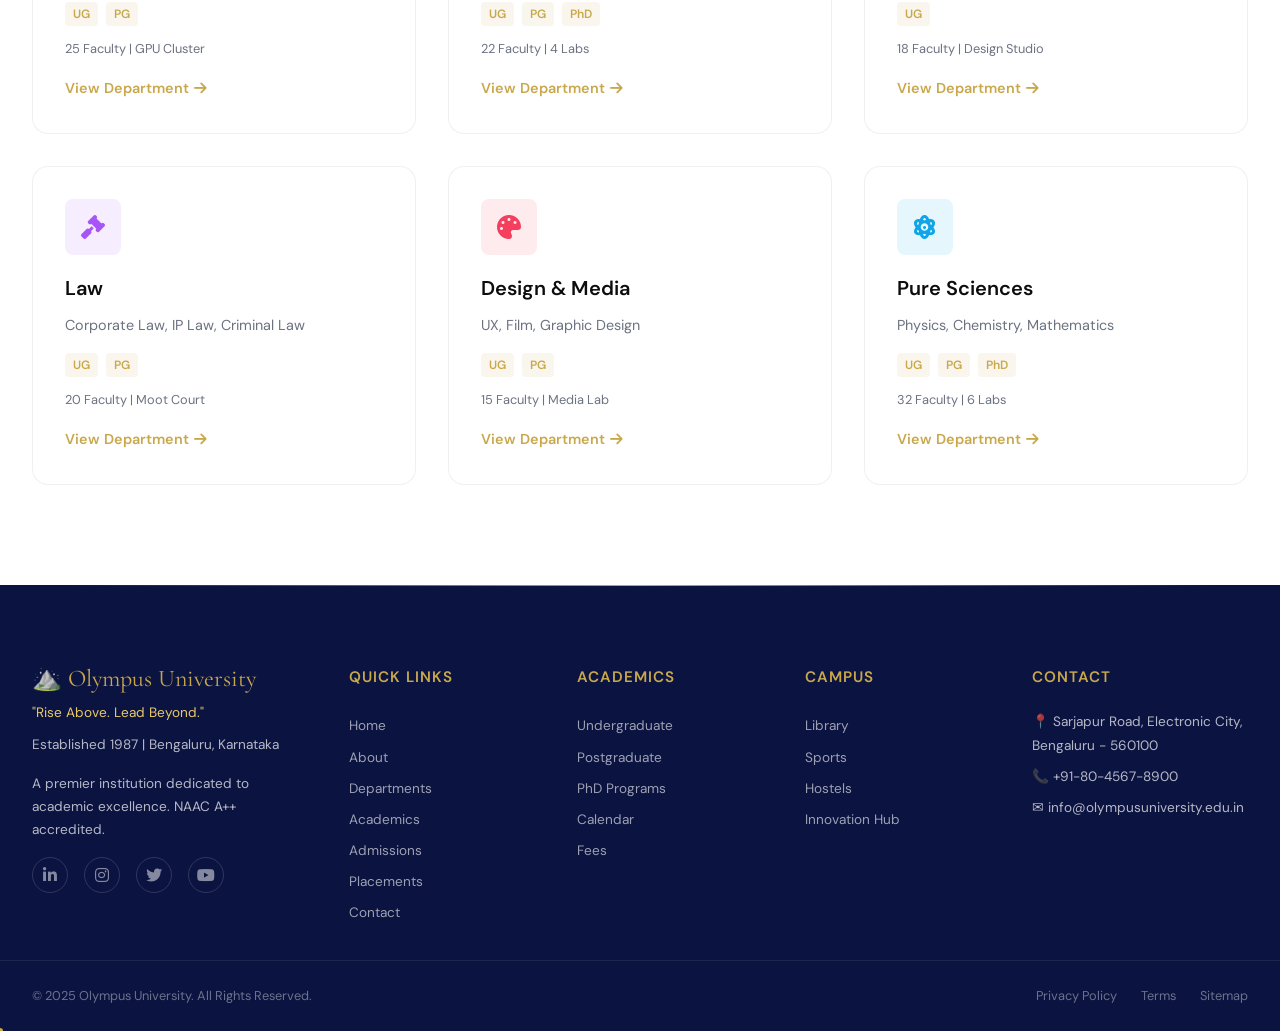
<file: departments.html>
<!DOCTYPE html>
<html lang="en">
<head>
  <meta charset="UTF-8">
  <meta name="viewport" content="width=device-width, initial-scale=1.0">
  <meta name="description" content="Explore 12 departments and 47 programs at Olympus University — Engineering, Management, Sciences, Arts, Law, and more.">
  <title>Departments — Olympus University</title>
  <link rel="icon" type="image/svg+xml" href="data:image/svg+xml,<svg xmlns='http://www.w3.org/2000/svg' viewBox='0 0 100 100'><polygon points='50,8 90,85 10,85' fill='%23C9A84C'/><circle cx='50' cy='20' r='8' fill='%230B1340'/></svg>">
  <link rel="stylesheet" href="styles.css">
  <link rel="stylesheet" href="https://cdnjs.cloudflare.com/ajax/libs/font-awesome/6.5.1/css/all.min.css">
</head>
<body>
<!-- TOPBAR -->
<div class="topbar"><div class="container"><div class="topbar-left"><a href="tel:+918045678900"><i class="fas fa-phone"></i> +91-80-4567-8900</a><a href="mailto:admissions@olympusuniversity.edu.in"><i class="fas fa-envelope"></i> admissions@olympusuniversity.edu.in</a></div><div class="topbar-center"><div class="marquee"><span>📢 Admissions Open 2025-26 — Apply Before June 30</span><span>🏆 Olympus Ranked #3 in South India by NIRF 2025</span><span>📅 Annual Tech Fest 'SUMMIT 2025' — Aug 14-16</span><span>🎓 Convocation Ceremony — July 20, 2025</span><span>📢 Admissions Open 2025-26 — Apply Before June 30</span><span>🏆 Olympus Ranked #3 in South India by NIRF 2025</span></div></div><div class="topbar-right"><button class="theme-toggle" aria-label="Toggle dark mode"><i class="fas fa-moon"></i></button><a href="#" class="social-link"><i class="fab fa-linkedin-in"></i></a><a href="#" class="social-link"><i class="fab fa-instagram"></i></a><a href="#" class="social-link"><i class="fab fa-twitter"></i></a><a href="#" class="social-link"><i class="fab fa-youtube"></i></a></div></div></div>
<!-- NAVBAR -->
<nav class="navbar scrolled"><div class="container"><a href="index.html" class="nav-logo"><img src="logo.png" alt="Olympus University" style="width:42px;height:42px;object-fit:contain;border-radius:50%;border:1px solid rgba(201,168,76,0.5)"><div class="nav-logo-text">OLYMPUS<span>UNIVERSITY</span></div></a><div class="nav-links"><div class="nav-item"><a href="index.html" class="nav-link">Home</a></div><div class="nav-item"><a href="about.html" class="nav-link">About</a></div><div class="nav-item"><a href="departments.html" class="nav-link active">Departments</a></div><div class="nav-item"><a href="academics.html" class="nav-link">Academics</a></div><div class="nav-item"><a href="admissions.html" class="nav-link">Admissions</a></div><div class="nav-item"><a href="placements.html" class="nav-link">Placements</a></div><div class="nav-item"><a href="research.html" class="nav-link">Research</a></div><div class="nav-item"><a href="campus.html" class="nav-link">Campus Life</a></div><div class="nav-item"><a href="alumni.html" class="nav-link">Alumni</a></div><div class="nav-item"><a href="contact.html" class="nav-link">Contact</a></div></div><div class="nav-actions"><a href="students.html" class="btn btn-gold btn-sm">Student Login</a><a href="faculty.html" class="btn btn-outline btn-sm">Faculty Login</a></div><div class="hamburger" id="hamburger"><span></span><span></span><span></span></div></div></nav>
<div class="mobile-nav" id="mobileNav"><a href="index.html">Home</a><a href="about.html">About</a><a href="departments.html">Departments</a><a href="academics.html">Academics</a><a href="admissions.html">Admissions</a><a href="placements.html">Placements</a><a href="research.html">Research</a><a href="campus.html">Campus Life</a><a href="alumni.html">Alumni</a><a href="contact.html">Contact</a></div>

<!-- PAGE HERO -->
<section class="page-hero">
  <div class="container">
    <h1 data-aos="fade-up">Schools & Departments</h1>
    <p style="color:rgba(255,255,255,0.7);font-size:1.1rem;margin-top:0.5rem" data-aos="fade-up" data-aos-delay="100">12 Departments | 47 Programs | 850+ Faculty</p>
    <p class="breadcrumb" data-aos="fade-up" data-aos-delay="200"><a href="index.html">Home</a> &gt; Departments</p>
  </div>
</section>

<!-- SEARCH & FILTER -->
<section class="section">
  <div class="container">
    <div style="margin-bottom:2rem" data-aos="fade-up">
      <input type="text" class="form-control" id="deptSearch" placeholder="🔍 Search departments or programs..." style="max-width:500px">
    </div>
    <div class="filter-bar" data-aos="fade-up">
      <button class="filter-pill active" data-filter="all">All</button>
      <button class="filter-pill" data-filter="engineering">Engineering</button>
      <button class="filter-pill" data-filter="management">Management</button>
      <button class="filter-pill" data-filter="sciences">Sciences</button>
      <button class="filter-pill" data-filter="arts">Arts</button>
      <button class="filter-pill" data-filter="law">Law</button>
      <button class="filter-pill" data-filter="design">Design</button>
    </div>

    <div class="grid grid-3" id="deptGrid" data-aos="fade-up">
      <!-- CSE -->
      <div class="dept-card" data-category="engineering" data-search="computer science engineering ai ml cybersecurity cse">
        <div class="dept-card-icon" style="background:rgba(59,130,246,0.1);color:#3B82F6"><i class="fas fa-laptop-code"></i></div>
        <h4>Computer Science & Engineering</h4>
        <p>AI, ML, Full-Stack, Cybersecurity</p>
        <div style="display:flex;gap:0.5rem;margin:0.75rem 0;flex-wrap:wrap"><span class="programs-badge" style="background:rgba(201,168,76,0.1);padding:2px 8px;border-radius:4px;font-size:0.75rem">UG</span><span class="programs-badge" style="background:rgba(201,168,76,0.1);padding:2px 8px;border-radius:4px;font-size:0.75rem">PG</span><span class="programs-badge" style="background:rgba(201,168,76,0.1);padding:2px 8px;border-radius:4px;font-size:0.75rem">PhD</span></div>
        <p style="font-size:0.8rem;color:var(--gray)">42 Faculty | 8 Labs | Ranked #5</p>
        <a href="cse.html" class="explore-link">View Department <i class="fas fa-arrow-right"></i></a>
      </div>
      <!-- ECE -->
      <div class="dept-card" data-category="engineering" data-search="electronics communication vlsi iot embedded ece">
        <div class="dept-card-icon" style="background:rgba(16,185,129,0.1);color:#10B981"><i class="fas fa-microchip"></i></div>
        <h4>Electronics & Communication</h4>
        <p>VLSI, IoT, Embedded Systems</p>
        <div style="display:flex;gap:0.5rem;margin:0.75rem 0;flex-wrap:wrap"><span class="programs-badge" style="background:rgba(201,168,76,0.1);padding:2px 8px;border-radius:4px;font-size:0.75rem">UG</span><span class="programs-badge" style="background:rgba(201,168,76,0.1);padding:2px 8px;border-radius:4px;font-size:0.75rem">PG</span></div>
        <p style="font-size:0.8rem;color:var(--gray)">38 Faculty | 6 Labs</p>
        <a href="departments.html" class="explore-link">View Department <i class="fas fa-arrow-right"></i></a>
      </div>
      <!-- Mech -->
      <div class="dept-card" data-category="engineering" data-search="mechanical engineering robotics thermal manufacturing">
        <div class="dept-card-icon" style="background:rgba(239,68,68,0.1);color:#EF4444"><i class="fas fa-cogs"></i></div>
        <h4>Mechanical Engineering</h4>
        <p>Robotics, Thermal, Manufacturing</p>
        <div style="display:flex;gap:0.5rem;margin:0.75rem 0;flex-wrap:wrap"><span class="programs-badge" style="background:rgba(201,168,76,0.1);padding:2px 8px;border-radius:4px;font-size:0.75rem">UG</span><span class="programs-badge" style="background:rgba(201,168,76,0.1);padding:2px 8px;border-radius:4px;font-size:0.75rem">PG</span></div>
        <p style="font-size:0.8rem;color:var(--gray)">35 Faculty | 7 Labs</p>
        <a href="departments.html" class="explore-link">View Department <i class="fas fa-arrow-right"></i></a>
      </div>
      <!-- Civil -->
      <div class="dept-card" data-category="engineering" data-search="civil engineering infrastructure environmental smart cities">
        <div class="dept-card-icon" style="background:rgba(245,158,11,0.1);color:#F59E0B"><i class="fas fa-hard-hat"></i></div>
        <h4>Civil Engineering</h4>
        <p>Smart Infrastructure, Environmental</p>
        <div style="display:flex;gap:0.5rem;margin:0.75rem 0;flex-wrap:wrap"><span class="programs-badge" style="background:rgba(201,168,76,0.1);padding:2px 8px;border-radius:4px;font-size:0.75rem">UG</span><span class="programs-badge" style="background:rgba(201,168,76,0.1);padding:2px 8px;border-radius:4px;font-size:0.75rem">PG</span></div>
        <p style="font-size:0.8rem;color:var(--gray)">30 Faculty | 5 Labs</p>
        <a href="departments.html" class="explore-link">View Department <i class="fas fa-arrow-right"></i></a>
      </div>
      <!-- MBA -->
      <div class="dept-card" data-category="management" data-search="business administration mba finance marketing hr management">
        <div class="dept-card-icon" style="background:rgba(139,92,246,0.1);color:#8B5CF6"><i class="fas fa-chart-line"></i></div>
        <h4>Business Administration</h4>
        <p>MBA, Finance, Marketing, HR</p>
        <div style="display:flex;gap:0.5rem;margin:0.75rem 0;flex-wrap:wrap"><span class="programs-badge" style="background:rgba(201,168,76,0.1);padding:2px 8px;border-radius:4px;font-size:0.75rem">UG</span><span class="programs-badge" style="background:rgba(201,168,76,0.1);padding:2px 8px;border-radius:4px;font-size:0.75rem">PG</span><span class="programs-badge" style="background:rgba(201,168,76,0.1);padding:2px 8px;border-radius:4px;font-size:0.75rem">PhD</span></div>
        <p style="font-size:0.8rem;color:var(--gray)">45 Faculty | Case Study Rooms</p>
        <a href="departments.html" class="explore-link">View Department <i class="fas fa-arrow-right"></i></a>
      </div>
      <!-- Arts -->
      <div class="dept-card" data-category="arts" data-search="arts humanities literature psychology journalism">
        <div class="dept-card-icon" style="background:rgba(236,72,153,0.1);color:#EC4899"><i class="fas fa-book-open"></i></div>
        <h4>Arts & Humanities</h4>
        <p>Literature, Psychology, Journalism</p>
        <div style="display:flex;gap:0.5rem;margin:0.75rem 0;flex-wrap:wrap"><span class="programs-badge" style="background:rgba(201,168,76,0.1);padding:2px 8px;border-radius:4px;font-size:0.75rem">UG</span><span class="programs-badge" style="background:rgba(201,168,76,0.1);padding:2px 8px;border-radius:4px;font-size:0.75rem">PG</span></div>
        <p style="font-size:0.8rem;color:var(--gray)">28 Faculty | Research Center</p>
        <a href="departments.html" class="explore-link">View Department <i class="fas fa-arrow-right"></i></a>
      </div>
      <!-- Data Science -->
      <div class="dept-card" data-category="engineering" data-search="data science ai machine learning analytics mlops">
        <div class="dept-card-icon" style="background:rgba(6,182,212,0.1);color:#06B6D4"><i class="fas fa-brain"></i></div>
        <h4>Data Science & AI</h4>
        <p>ML Ops, Data Eng, Analytics</p>
        <div style="display:flex;gap:0.5rem;margin:0.75rem 0;flex-wrap:wrap"><span class="programs-badge" style="background:rgba(201,168,76,0.1);padding:2px 8px;border-radius:4px;font-size:0.75rem">UG</span><span class="programs-badge" style="background:rgba(201,168,76,0.1);padding:2px 8px;border-radius:4px;font-size:0.75rem">PG</span></div>
        <p style="font-size:0.8rem;color:var(--gray)">25 Faculty | GPU Cluster</p>
        <a href="departments.html" class="explore-link">View Department <i class="fas fa-arrow-right"></i></a>
      </div>
      <!-- Biotech -->
      <div class="dept-card" data-category="sciences" data-search="biotechnology genomics biomedical pharma">
        <div class="dept-card-icon" style="background:rgba(34,197,94,0.1);color:#22C55E"><i class="fas fa-dna"></i></div>
        <h4>Biotechnology</h4>
        <p>Genomics, Biomedical, Pharma</p>
        <div style="display:flex;gap:0.5rem;margin:0.75rem 0;flex-wrap:wrap"><span class="programs-badge" style="background:rgba(201,168,76,0.1);padding:2px 8px;border-radius:4px;font-size:0.75rem">UG</span><span class="programs-badge" style="background:rgba(201,168,76,0.1);padding:2px 8px;border-radius:4px;font-size:0.75rem">PG</span><span class="programs-badge" style="background:rgba(201,168,76,0.1);padding:2px 8px;border-radius:4px;font-size:0.75rem">PhD</span></div>
        <p style="font-size:0.8rem;color:var(--gray)">22 Faculty | 4 Labs</p>
        <a href="departments.html" class="explore-link">View Department <i class="fas fa-arrow-right"></i></a>
      </div>
      <!-- Arch -->
      <div class="dept-card" data-category="design" data-search="architecture sustainable design urban planning">
        <div class="dept-card-icon" style="background:rgba(251,146,60,0.1);color:#FB923C"><i class="fas fa-drafting-compass"></i></div>
        <h4>Architecture</h4>
        <p>Sustainable Design, Urban Planning</p>
        <div style="display:flex;gap:0.5rem;margin:0.75rem 0;flex-wrap:wrap"><span class="programs-badge" style="background:rgba(201,168,76,0.1);padding:2px 8px;border-radius:4px;font-size:0.75rem">UG</span></div>
        <p style="font-size:0.8rem;color:var(--gray)">18 Faculty | Design Studio</p>
        <a href="departments.html" class="explore-link">View Department <i class="fas fa-arrow-right"></i></a>
      </div>
      <!-- Law -->
      <div class="dept-card" data-category="law" data-search="law corporate ip criminal legal">
        <div class="dept-card-icon" style="background:rgba(168,85,247,0.1);color:#A855F7"><i class="fas fa-gavel"></i></div>
        <h4>Law</h4>
        <p>Corporate Law, IP Law, Criminal Law</p>
        <div style="display:flex;gap:0.5rem;margin:0.75rem 0;flex-wrap:wrap"><span class="programs-badge" style="background:rgba(201,168,76,0.1);padding:2px 8px;border-radius:4px;font-size:0.75rem">UG</span><span class="programs-badge" style="background:rgba(201,168,76,0.1);padding:2px 8px;border-radius:4px;font-size:0.75rem">PG</span></div>
        <p style="font-size:0.8rem;color:var(--gray)">20 Faculty | Moot Court</p>
        <a href="departments.html" class="explore-link">View Department <i class="fas fa-arrow-right"></i></a>
      </div>
      <!-- Design -->
      <div class="dept-card" data-category="design" data-search="design media ux film graphic">
        <div class="dept-card-icon" style="background:rgba(244,63,94,0.1);color:#F43F5E"><i class="fas fa-palette"></i></div>
        <h4>Design & Media</h4>
        <p>UX, Film, Graphic Design</p>
        <div style="display:flex;gap:0.5rem;margin:0.75rem 0;flex-wrap:wrap"><span class="programs-badge" style="background:rgba(201,168,76,0.1);padding:2px 8px;border-radius:4px;font-size:0.75rem">UG</span><span class="programs-badge" style="background:rgba(201,168,76,0.1);padding:2px 8px;border-radius:4px;font-size:0.75rem">PG</span></div>
        <p style="font-size:0.8rem;color:var(--gray)">15 Faculty | Media Lab</p>
        <a href="departments.html" class="explore-link">View Department <i class="fas fa-arrow-right"></i></a>
      </div>
      <!-- Pure Sciences -->
      <div class="dept-card" data-category="sciences" data-search="pure sciences physics chemistry mathematics">
        <div class="dept-card-icon" style="background:rgba(14,165,233,0.1);color:#0EA5E9"><i class="fas fa-atom"></i></div>
        <h4>Pure Sciences</h4>
        <p>Physics, Chemistry, Mathematics</p>
        <div style="display:flex;gap:0.5rem;margin:0.75rem 0;flex-wrap:wrap"><span class="programs-badge" style="background:rgba(201,168,76,0.1);padding:2px 8px;border-radius:4px;font-size:0.75rem">UG</span><span class="programs-badge" style="background:rgba(201,168,76,0.1);padding:2px 8px;border-radius:4px;font-size:0.75rem">PG</span><span class="programs-badge" style="background:rgba(201,168,76,0.1);padding:2px 8px;border-radius:4px;font-size:0.75rem">PhD</span></div>
        <p style="font-size:0.8rem;color:var(--gray)">32 Faculty | 6 Labs</p>
        <a href="departments.html" class="explore-link">View Department <i class="fas fa-arrow-right"></i></a>
      </div>
    </div>
  </div>
</section>

<!-- FOOTER -->
<footer class="footer"><div class="container"><div class="footer-grid"><div class="footer-brand"><h3 class="display-font">⛰️ Olympus University</h3><p class="tagline">"Rise Above. Lead Beyond."</p><p>Established 1987 | Bengaluru, Karnataka</p><p>A premier institution dedicated to academic excellence. NAAC A++ accredited.</p><div class="footer-social"><a href="#"><i class="fab fa-linkedin-in"></i></a><a href="#"><i class="fab fa-instagram"></i></a><a href="#"><i class="fab fa-twitter"></i></a><a href="#"><i class="fab fa-youtube"></i></a></div></div><div class="footer-col"><h4>Quick Links</h4><a href="index.html">Home</a><a href="about.html">About</a><a href="departments.html">Departments</a><a href="academics.html">Academics</a><a href="admissions.html">Admissions</a><a href="placements.html">Placements</a><a href="contact.html">Contact</a></div><div class="footer-col"><h4>Academics</h4><a href="academics.html">Undergraduate</a><a href="academics.html">Postgraduate</a><a href="academics.html">PhD Programs</a><a href="academics.html#calendar">Calendar</a><a href="admissions.html">Fees</a></div><div class="footer-col"><h4>Campus</h4><a href="campus.html">Library</a><a href="campus.html">Sports</a><a href="campus.html">Hostels</a><a href="campus.html">Innovation Hub</a></div><div class="footer-col footer-contact"><h4>Contact</h4><p>📍 Sarjapur Road, Electronic City, Bengaluru - 560100</p><p>📞 +91-80-4567-8900</p><p>✉ info@olympusuniversity.edu.in</p></div></div></div><div class="footer-bottom"><div class="container"><p>© 2025 Olympus University. All Rights Reserved.</p><div class="footer-bottom-links"><a href="#">Privacy Policy</a><a href="#">Terms</a><a href="#">Sitemap</a></div></div></div></footer>

<div class="back-to-top" id="backToTop"><i class="fas fa-chevron-up"></i></div>
<script src="main.js"></script>
<script src="chatbot.js"></script>
<script>
  // Department search & filter
  document.getElementById('deptSearch').addEventListener('input', function() {
    const q = this.value.toLowerCase();
    document.querySelectorAll('#deptGrid .dept-card').forEach(card => {
      const text = card.getAttribute('data-search') || card.textContent;
      card.style.display = text.toLowerCase().includes(q) ? '' : 'none';
    });
  });
  document.querySelectorAll('.filter-pill').forEach(pill => {
    pill.addEventListener('click', () => {
      document.querySelectorAll('.filter-pill').forEach(p => p.classList.remove('active'));
      pill.classList.add('active');
      const f = pill.getAttribute('data-filter');
      document.querySelectorAll('#deptGrid .dept-card').forEach(card => {
        card.style.display = (f === 'all' || card.getAttribute('data-category') === f) ? '' : 'none';
      });
    });
  });
</script>
</body>
</html>
</file>
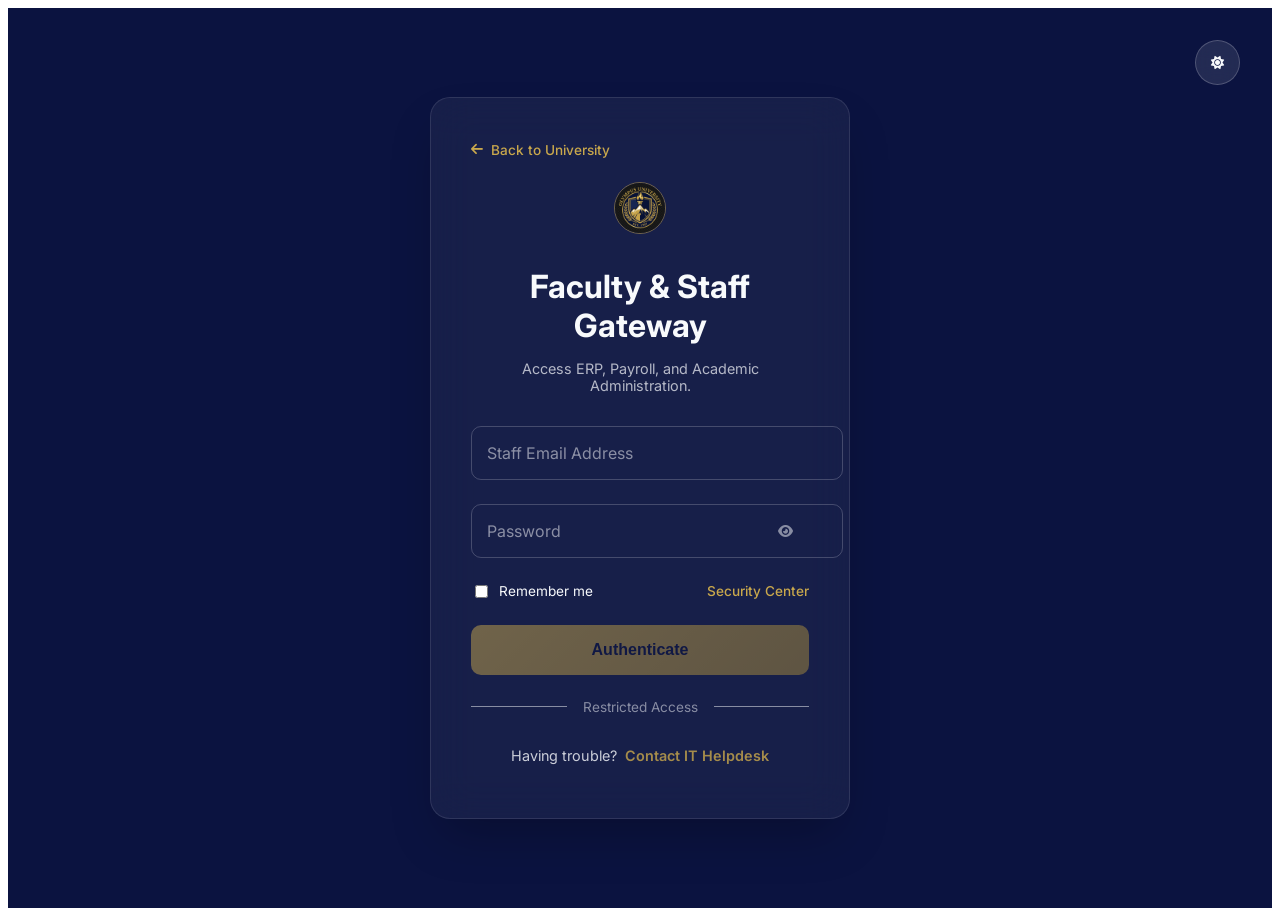
<file: faculty.html>
<!DOCTYPE html>
<html lang="en">
<head>
  <meta charset="UTF-8">
  <meta name="viewport" content="width=device-width, initial-scale=1.0">
  <title>Faculty Gateway — Olympus University</title>
  <link rel="icon" type="image/png" href="logo.png">
  <link rel="stylesheet" href="https://cdnjs.cloudflare.com/ajax/libs/font-awesome/6.5.1/css/all.min.css">
  <link href="https://fonts.googleapis.com/css2?family=Inter:wght@300;400;500;600;700&display=swap" rel="stylesheet">
  <link rel="stylesheet" href="login.css">
</head>
<body>

<div class="login-container dark" id="loginContainer">
  <canvas class="particles-canvas" id="particlesCanvas"></canvas>
  <button class="theme-toggle-btn" id="themeToggle" aria-label="Toggle Theme">
    <i class="fas fa-sun"></i>
  </button>

  <div class="login-card">
    <div class="login-card-inner">
      
      <a href="index.html" class="go-home-link">
        <i class="fas fa-arrow-left"></i> Back to University
      </a>

      <div class="login-header">
        <img src="logo.png" alt="Olympus Logo" style="width: 50px; border-radius: 50%; border: 1px solid rgba(201,168,76,0.5); margin-bottom: 0.5rem">
        <h1>Faculty & Staff Gateway</h1>
        <p>Access ERP, Payroll, and Academic Administration.</p>
      </div>

      <form class="login-form" id="loginForm">
        <div class="form-field" id="emailField">
          <input type="email" id="email" required autocomplete="off">
          <label for="email">Staff Email Address</label>
          <span class="error-message" id="emailError" style="display:none">Please enter a valid institution email</span>
        </div>

        <div class="form-field" id="passwordField">
          <input type="password" id="password" required>
          <label for="password">Password</label>
          <button type="button" class="toggle-password" id="togglePassword">
            <i class="fas fa-eye"></i>
          </button>
        </div>

        <div class="form-options">
          <label class="remember-me">
            <input type="checkbox">
            Remember me
          </label>
          <a href="#" class="forgot-password">Security Center</a>
        </div>

        <button type="submit" class="login-button" id="submitBtn" disabled>Authenticate</button>
      </form>

      <div class="separator">
        <span>Restricted Access</span>
      </div>

      <p class="signup-prompt">
        Having trouble? <a href="#">Contact IT Helpdesk</a>
      </p>

    </div>
  </div>
</div>

<script src="login.js"></script>
</body>
</html>
</file>
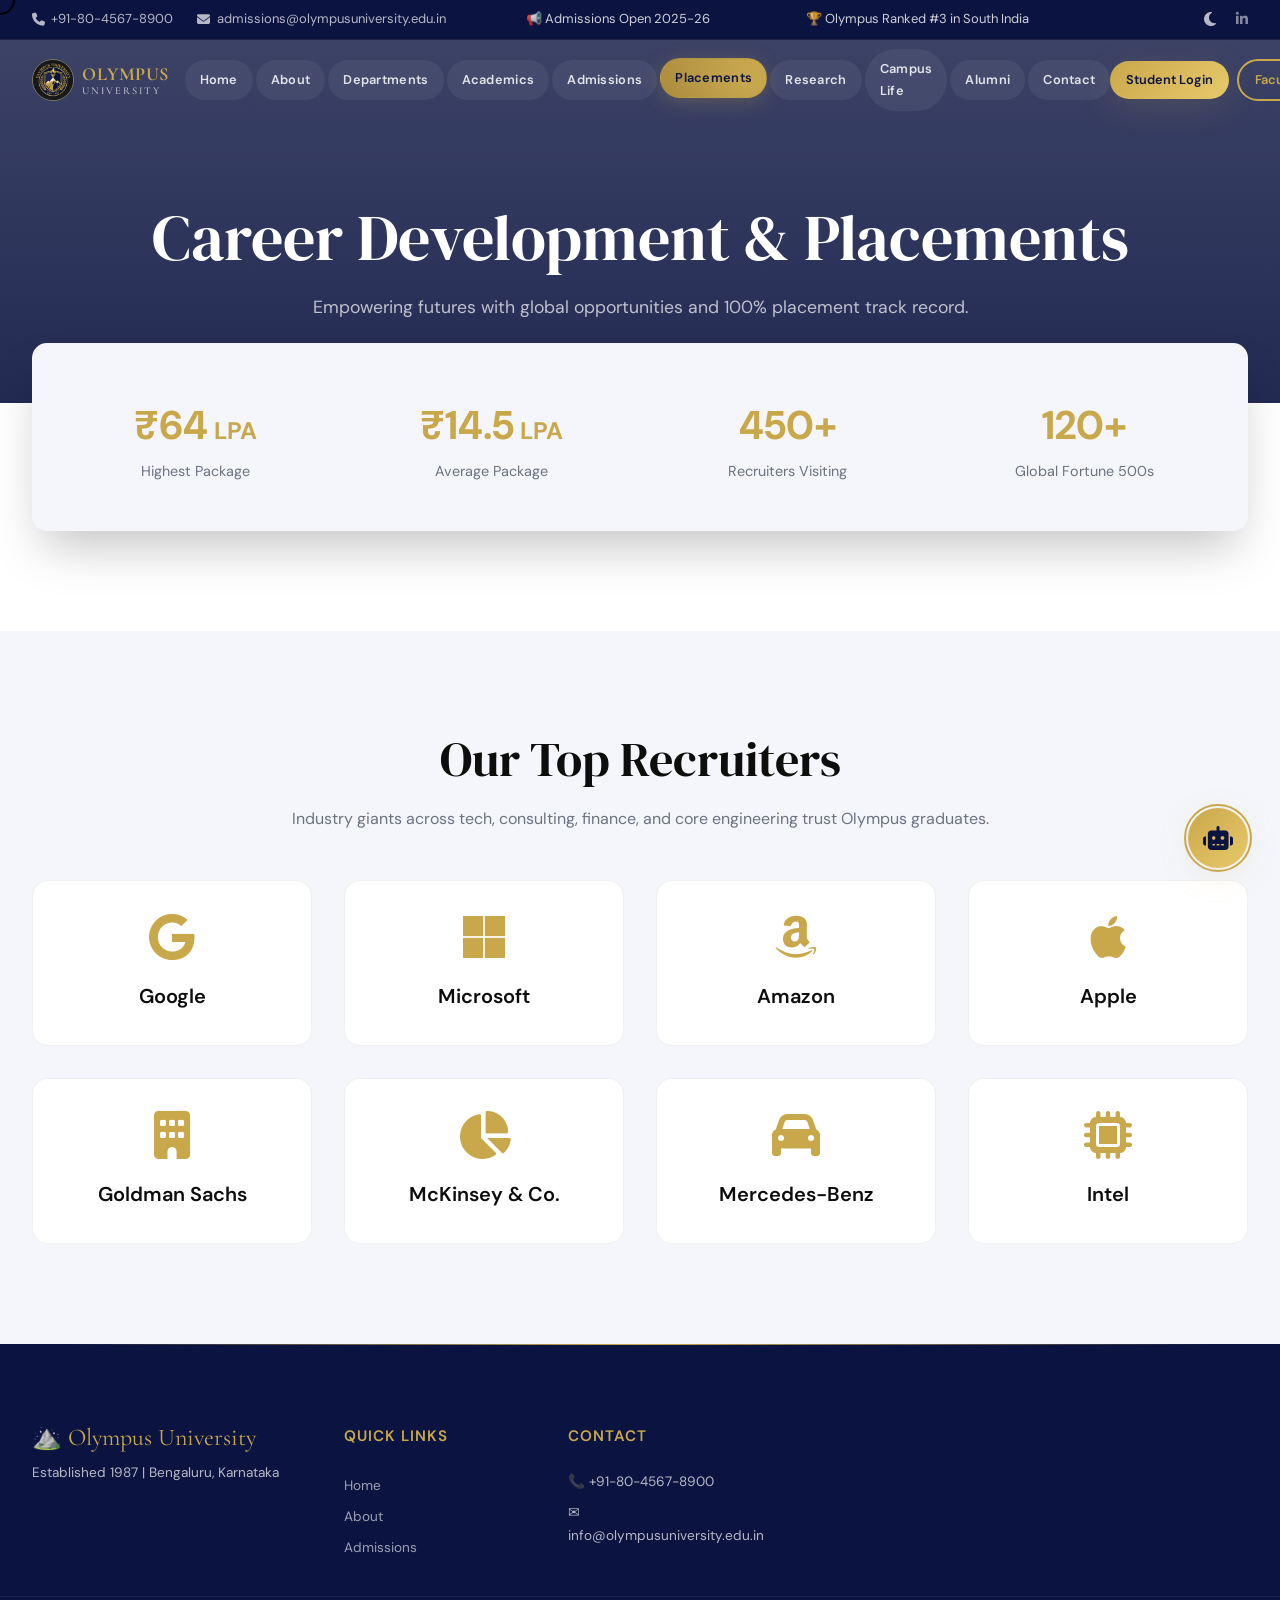
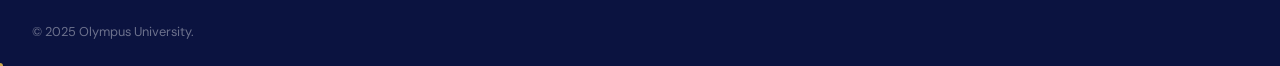
<file: placements.html>
<!DOCTYPE html>
<html lang="en">
<head>
  <meta charset="UTF-8">
  <meta name="viewport" content="width=device-width, initial-scale=1.0">
  <meta name="description" content="Placements at Olympus University. View our track record of 100% placements, highest packages, and top global recruiters.">
  <title>Placements — Olympus University</title>
  <link rel="icon" type="image/png" href="logo.png">
  <link rel="stylesheet" href="styles.css">
  <link rel="stylesheet" href="https://cdnjs.cloudflare.com/ajax/libs/font-awesome/6.5.1/css/all.min.css">
</head>
<body>
<div class="topbar"><div class="container"><div class="topbar-left"><a href="tel:+918045678900"><i class="fas fa-phone"></i> +91-80-4567-8900</a><a href="mailto:admissions@olympusuniversity.edu.in"><i class="fas fa-envelope"></i> admissions@olympusuniversity.edu.in</a></div><div class="topbar-center"><div class="marquee"><span>📢 Admissions Open 2025-26</span><span>🏆 Olympus Ranked #3 in South India</span></div></div><div class="topbar-right"><button class="theme-toggle"><i class="fas fa-moon"></i></button><a href="#" class="social-link"><i class="fab fa-linkedin-in"></i></a></div></div></div>
<nav class="navbar scrolled"><div class="container"><a href="index.html" class="nav-logo"><img src="logo.png" alt="Olympus University" style="width:42px;height:42px;object-fit:contain;border-radius:50%;border:1px solid rgba(201,168,76,0.5)"><div class="nav-logo-text">OLYMPUS<span>UNIVERSITY</span></div></a><div class="nav-links"><div class="nav-item"><a href="index.html" class="nav-link">Home</a></div><div class="nav-item"><a href="about.html" class="nav-link">About</a></div><div class="nav-item"><a href="departments.html" class="nav-link">Departments</a></div><div class="nav-item"><a href="academics.html" class="nav-link">Academics</a></div><div class="nav-item"><a href="admissions.html" class="nav-link">Admissions</a></div><div class="nav-item"><a href="placements.html" class="nav-link active">Placements</a></div><div class="nav-item"><a href="research.html" class="nav-link">Research</a></div><div class="nav-item"><a href="campus.html" class="nav-link">Campus Life</a></div><div class="nav-item"><a href="alumni.html" class="nav-link">Alumni</a></div><div class="nav-item"><a href="contact.html" class="nav-link">Contact</a></div></div><div class="nav-actions"><a href="students.html" class="btn btn-gold btn-sm">Student Login</a><a href="faculty.html" class="btn btn-outline btn-sm">Faculty Login</a></div><div class="hamburger" id="hamburger"><span></span><span></span><span></span></div></div></nav>
<div class="mobile-nav" id="mobileNav"><a href="index.html">Home</a><a href="about.html">About</a><a href="departments.html">Departments</a><a href="academics.html">Academics</a><a href="admissions.html">Admissions</a><a href="placements.html">Placements</a><a href="research.html">Research</a><a href="campus.html">Campus Life</a><a href="alumni.html">Alumni</a><a href="contact.html">Contact</a></div>

<section class="page-hero" style="background:linear-gradient(rgba(11, 19, 64, 0.8), rgba(11, 19, 64, 0.9)), url('https://images.unsplash.com/photo-1521737604893-d14cc237f11d?w=1600') center/cover;">
  <div class="container text-center">
    <h1 data-aos="fade-up">Career Development & Placements</h1>
    <p style="color:rgba(255,255,255,0.7);font-size:1.1rem;margin-top:0.5rem" data-aos="fade-up" data-aos-delay="100">Empowering futures with global opportunities and 100% placement track record.</p>
  </div>
</section>

<!-- PLACEMENT STATS -->
<section class="section" style="margin-top:-60px;padding-top:0">
  <div class="container">
    <div class="grid grid-4" style="background:var(--slate);border-radius:15px;box-shadow:0 25px 50px -12px rgba(0,0,0,0.25);padding:3rem 2rem;position:relative;z-index:10;text-align:center">
      <div style="border-right:1px solid rgba(255,255,255,0.1)">
        <div style="font-size:2.5rem;color:var(--gold);font-weight:700">₹64<span style="font-size:1.5rem"> LPA</span></div>
        <p style="color:var(--gray);font-size:0.9rem">Highest Package</p>
      </div>
      <div style="border-right:1px solid rgba(255,255,255,0.1)">
        <div style="font-size:2.5rem;color:var(--gold);font-weight:700">₹14.5<span style="font-size:1.5rem"> LPA</span></div>
        <p style="color:var(--gray);font-size:0.9rem">Average Package</p>
      </div>
      <div style="border-right:1px solid rgba(255,255,255,0.1)">
        <div style="font-size:2.5rem;color:var(--gold);font-weight:700">450+</div>
        <p style="color:var(--gray);font-size:0.9rem">Recruiters Visiting</p>
      </div>
      <div>
        <div style="font-size:2.5rem;color:var(--gold);font-weight:700">120+</div>
        <p style="color:var(--gray);font-size:0.9rem">Global Fortune 500s</p>
      </div>
    </div>
  </div>
</section>

<!-- RECRUITERS GRID -->
<section class="section section-light">
  <div class="container">
    <div class="text-center" style="margin-bottom:3rem">
      <h2 class="section-title">Our Top Recruiters</h2>
      <p style="color:var(--gray)">Industry giants across tech, consulting, finance, and core engineering trust Olympus graduates.</p>
    </div>
    <div class="grid grid-4 text-center" style="gap:2rem">
      <div class="card"><div class="card-body" style="padding:2rem"><i class="fab fa-google" style="font-size:3rem;color:var(--gold)"></i><h4 style="margin-top:1rem">Google</h4></div></div>
      <div class="card"><div class="card-body" style="padding:2rem"><i class="fab fa-microsoft" style="font-size:3rem;color:var(--gold)"></i><h4 style="margin-top:1rem">Microsoft</h4></div></div>
      <div class="card"><div class="card-body" style="padding:2rem"><i class="fab fa-amazon" style="font-size:3rem;color:var(--gold)"></i><h4 style="margin-top:1rem">Amazon</h4></div></div>
      <div class="card"><div class="card-body" style="padding:2rem"><i class="fab fa-apple" style="font-size:3rem;color:var(--gold)"></i><h4 style="margin-top:1rem">Apple</h4></div></div>
      <div class="card"><div class="card-body" style="padding:2rem"><i class="fas fa-building" style="font-size:3rem;color:var(--gold)"></i><h4 style="margin-top:1rem">Goldman Sachs</h4></div></div>
      <div class="card"><div class="card-body" style="padding:2rem"><i class="fas fa-chart-pie" style="font-size:3rem;color:var(--gold)"></i><h4 style="margin-top:1rem">McKinsey & Co.</h4></div></div>
      <div class="card"><div class="card-body" style="padding:2rem"><i class="fas fa-car" style="font-size:3rem;color:var(--gold)"></i><h4 style="margin-top:1rem">Mercedes-Benz</h4></div></div>
      <div class="card"><div class="card-body" style="padding:2rem"><i class="fas fa-microchip" style="font-size:3rem;color:var(--gold)"></i><h4 style="margin-top:1rem">Intel</h4></div></div>
    </div>
  </div>
</section>

<footer class="footer"><div class="container"><div class="footer-grid"><div class="footer-brand"><h3 class="display-font">⛰️ Olympus University</h3><p>Established 1987 | Bengaluru, Karnataka</p></div><div class="footer-col"><h4>Quick Links</h4><a href="index.html">Home</a><a href="about.html">About</a><a href="admissions.html">Admissions</a></div><div class="footer-col footer-contact"><h4>Contact</h4><p>📞 +91-80-4567-8900</p><p>✉ info@olympusuniversity.edu.in</p></div></div></div><div class="footer-bottom"><div class="container"><p>© 2025 Olympus University.</p></div></div></footer>
<div class="back-to-top" id="backToTop"><i class="fas fa-chevron-up"></i></div>
<script src="main.js"></script><script src="chatbot.js"></script>
</body>
</html>
</file>
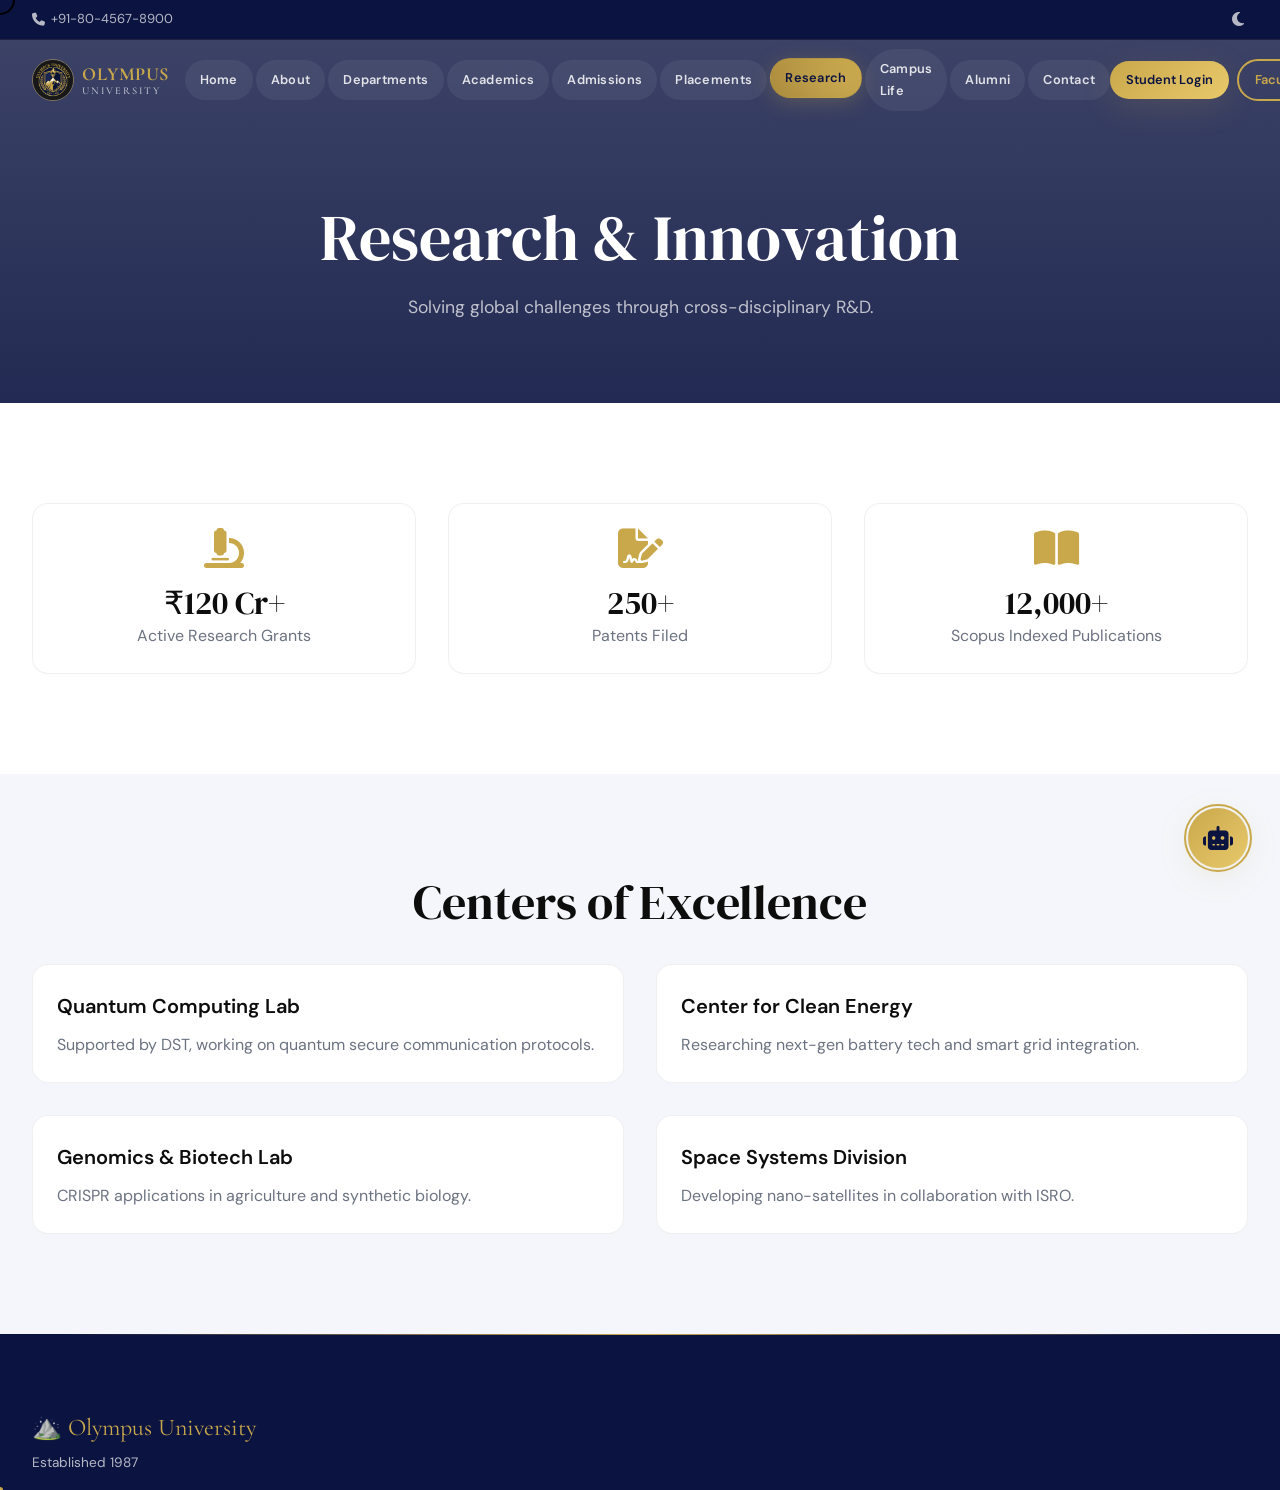
<file: research.html>
<!DOCTYPE html>
<html lang="en">
<head>
  <meta charset="UTF-8">
  <meta name="viewport" content="width=device-width, initial-scale=1.0">
  <title>Research — Olympus University</title>
  <link rel="icon" type="image/png" href="logo.png">
  <link rel="stylesheet" href="styles.css">
  <link rel="stylesheet" href="https://cdnjs.cloudflare.com/ajax/libs/font-awesome/6.5.1/css/all.min.css">
</head>
<body>
<div class="topbar"><div class="container"><div class="topbar-left"><a href="tel:+918045678900"><i class="fas fa-phone"></i> +91-80-4567-8900</a></div><div class="topbar-right"><button class="theme-toggle"><i class="fas fa-moon"></i></button></div></div></div>
<nav class="navbar scrolled"><div class="container"><a href="index.html" class="nav-logo"><img src="logo.png" alt="Olympus University" style="width:42px;height:42px;object-fit:contain;border-radius:50%;border:1px solid rgba(201,168,76,0.5)"><div class="nav-logo-text">OLYMPUS<span>UNIVERSITY</span></div></a><div class="nav-links"><div class="nav-item"><a href="index.html" class="nav-link">Home</a></div><div class="nav-item"><a href="about.html" class="nav-link">About</a></div><div class="nav-item"><a href="departments.html" class="nav-link">Departments</a></div><div class="nav-item"><a href="academics.html" class="nav-link">Academics</a></div><div class="nav-item"><a href="admissions.html" class="nav-link">Admissions</a></div><div class="nav-item"><a href="placements.html" class="nav-link">Placements</a></div><div class="nav-item"><a href="research.html" class="nav-link active">Research</a></div><div class="nav-item"><a href="campus.html" class="nav-link">Campus Life</a></div><div class="nav-item"><a href="alumni.html" class="nav-link">Alumni</a></div><div class="nav-item"><a href="contact.html" class="nav-link">Contact</a></div></div><div class="nav-actions"><a href="students.html" class="btn btn-gold btn-sm">Student Login</a><a href="faculty.html" class="btn btn-outline btn-sm">Faculty Login</a></div><div class="hamburger" id="hamburger"><span></span><span></span><span></span></div></div></nav>
<div class="mobile-nav" id="mobileNav"><a href="index.html">Home</a><a href="about.html">About</a><a href="departments.html">Departments</a><a href="academics.html">Academics</a><a href="admissions.html">Admissions</a><a href="placements.html">Placements</a><a href="research.html">Research</a><a href="campus.html">Campus Life</a><a href="alumni.html">Alumni</a><a href="contact.html">Contact</a></div>

<section class="page-hero" style="background:linear-gradient(rgba(11, 19, 64, 0.8), rgba(11, 19, 64, 0.9)), url('https://images.unsplash.com/photo-1532094349884-543bc11b234d?w=1600') center/cover;">
  <div class="container text-center">
    <h1 data-aos="fade-up">Research & Innovation</h1>
    <p style="color:rgba(255,255,255,0.7);font-size:1.1rem;margin-top:0.5rem">Solving global challenges through cross-disciplinary R&D.</p>
  </div>
</section>

<section class="section">
  <div class="container">
    <div class="grid grid-3 text-center">
      <div class="card"><div class="card-body"><i class="fas fa-microscope" style="font-size:2.5rem;color:var(--gold);margin-bottom:1rem"></i><h3>₹120 Cr+</h3><p style="color:var(--gray)">Active Research Grants</p></div></div>
      <div class="card"><div class="card-body"><i class="fas fa-file-signature" style="font-size:2.5rem;color:var(--gold);margin-bottom:1rem"></i><h3>250+</h3><p style="color:var(--gray)">Patents Filed</p></div></div>
      <div class="card"><div class="card-body"><i class="fas fa-book-open" style="font-size:2.5rem;color:var(--gold);margin-bottom:1rem"></i><h3>12,000+</h3><p style="color:var(--gray)">Scopus Indexed Publications</p></div></div>
    </div>
  </div>
</section>

<section class="section section-light">
  <div class="container text-center">
    <h2>Centers of Excellence</h2>
    <div class="grid grid-2 mt-4" style="text-align:left">
      <div class="card"><div class="card-body"><h4>Quantum Computing Lab</h4><p style="color:var(--gray);margin-top:0.5rem">Supported by DST, working on quantum secure communication protocols.</p></div></div>
      <div class="card"><div class="card-body"><h4>Center for Clean Energy</h4><p style="color:var(--gray);margin-top:0.5rem">Researching next-gen battery tech and smart grid integration.</p></div></div>
      <div class="card"><div class="card-body"><h4>Genomics & Biotech Lab</h4><p style="color:var(--gray);margin-top:0.5rem">CRISPR applications in agriculture and synthetic biology.</p></div></div>
      <div class="card"><div class="card-body"><h4>Space Systems Division</h4><p style="color:var(--gray);margin-top:0.5rem">Developing nano-satellites in collaboration with ISRO.</p></div></div>
    </div>
  </div>
</section>

<footer class="footer"><div class="container"><div class="footer-grid"><div class="footer-brand"><h3 class="display-font">⛰️ Olympus University</h3><p>Established 1987</p></div></div></div></footer>
<div class="back-to-top" id="backToTop"><i class="fas fa-chevron-up"></i></div>
<script src="main.js"></script><script src="chatbot.js"></script>
</body>
</html>
</file>
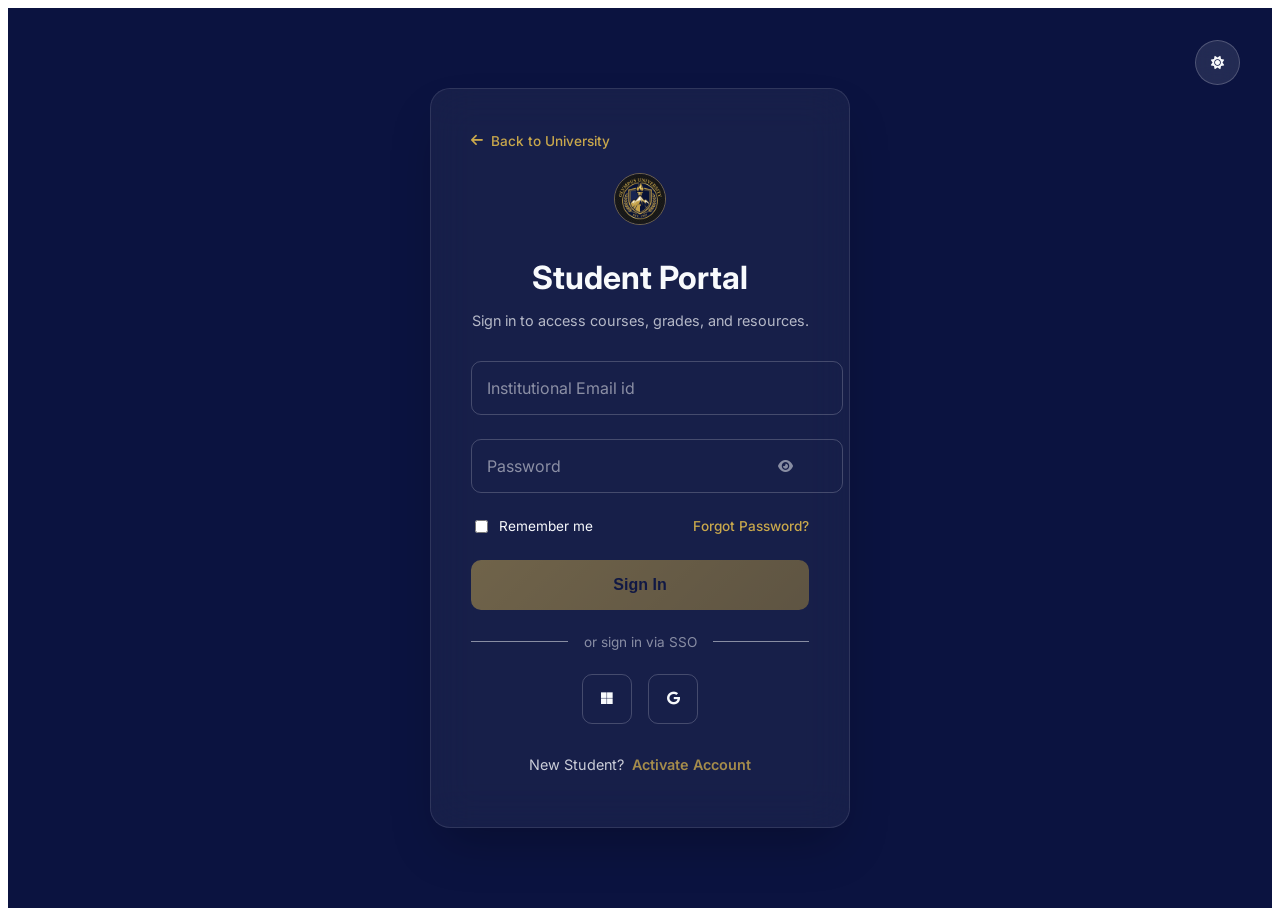
<file: students.html>
<!DOCTYPE html>
<html lang="en">
<head>
  <meta charset="UTF-8">
  <meta name="viewport" content="width=device-width, initial-scale=1.0">
  <title>Student Portal Gateway — Olympus University</title>
  <link rel="icon" type="image/png" href="logo.png">
  <link rel="stylesheet" href="https://cdnjs.cloudflare.com/ajax/libs/font-awesome/6.5.1/css/all.min.css">
  <!-- Use Inter Font -->
  <link href="https://fonts.googleapis.com/css2?family=Inter:wght@300;400;500;600;700&display=swap" rel="stylesheet">
  <link rel="stylesheet" href="login.css">
</head>
<body>

<div class="login-container dark" id="loginContainer">
  <!-- Particle Canvas Layer -->
  <canvas class="particles-canvas" id="particlesCanvas"></canvas>

  <!-- Theme Toggle -->
  <button class="theme-toggle-btn" id="themeToggle" aria-label="Toggle Theme">
    <i class="fas fa-sun"></i>
  </button>

  <div class="login-card">
    <div class="login-card-inner">
      
      <a href="index.html" class="go-home-link">
        <i class="fas fa-arrow-left"></i> Back to University
      </a>

      <div class="login-header">
        <img src="logo.png" alt="Olympus Logo" style="width: 50px; border-radius: 50%; border: 1px solid rgba(201,168,76,0.5); margin-bottom: 0.5rem">
        <h1>Student Portal</h1>
        <p>Sign in to access courses, grades, and resources.</p>
      </div>

      <form class="login-form" id="loginForm">
        <div class="form-field" id="emailField">
          <input type="email" id="email" required autocomplete="off">
          <label for="email">Institutional Email id</label>
          <span class="error-message" id="emailError" style="display:none">Please enter a valid institution email</span>
        </div>

        <div class="form-field" id="passwordField">
          <input type="password" id="password" required>
          <label for="password">Password</label>
          <button type="button" class="toggle-password" id="togglePassword">
            <i class="fas fa-eye"></i>
          </button>
        </div>

        <div class="form-options">
          <label class="remember-me">
            <input type="checkbox">
            Remember me
          </label>
          <a href="#" class="forgot-password">Forgot Password?</a>
        </div>

        <button type="submit" class="login-button" id="submitBtn" disabled>Sign In</button>
      </form>

      <div class="separator">
        <span>or sign in via SSO</span>
      </div>

      <div class="social-login">
        <button class="social-button" title="Sign in with Microsoft">
          <i class="fab fa-microsoft"></i>
        </button>
        <button class="social-button" title="Sign in with Google Workspace">
          <i class="fab fa-google"></i>
        </button>
      </div>

      <p class="signup-prompt">
        New Student? <a href="#">Activate Account</a>
      </p>

    </div>
  </div>
</div>

<script src="login.js"></script>
</body>
</html>
</file>
<file: styles.css>
/* ═══════════════════════════════════════════════════════════
   OLYMPUS UNIVERSITY — COMPLETE DESIGN SYSTEM
   "Rise Above. Lead Beyond."
   ═══════════════════════════════════════════════════════════ */

@import url('https://fonts.googleapis.com/css2?family=Cormorant+Garamond:ital,wght@0,300;0,400;0,500;0,600;0,700;1,400&family=DM+Sans:ital,opsz,wght@0,9..40,100..1000;1,9..40,100..1000&family=DM+Serif+Display:ital@0;1&family=JetBrains+Mono:wght@400;500;600&display=swap');

/* ── CSS VARIABLES ─────────────────────────────────────── */
:root {
  --navy: #0B1340;
  --navy-light: #111B52;
  --navy-dark: #070D2A;
  --gold: #C9A84C;
  --gold-light: #E8C96A;
  --gold-dark: #A8893D;
  --white: #FFFFFF;
  --slate: #F4F6FB;
  --gray: #6B7280;
  --gray-light: #9CA3AF;
  --dark: #0D0D0D;
  --border: rgba(201,168,76,0.2);
  --border-light: rgba(201,168,76,0.1);
  --glass: rgba(255,255,255,0.08);
  --glass-strong: rgba(255,255,255,0.15);
  --shadow-gold: 0 8px 32px rgba(201,168,76,0.15);
  --shadow-dark: 0 20px 60px rgba(11,19,64,0.3);
  --shadow-card: 0 4px 24px rgba(11,19,64,0.08);
  --shadow-hover: 0 12px 40px rgba(11,19,64,0.15);
  --radius: 16px;
  --radius-sm: 8px;
  --radius-xs: 4px;
  --radius-full: 9999px;
  --transition: all 0.4s cubic-bezier(0.23, 1, 0.32, 1);
  --transition-fast: all 0.2s ease;
  --transition-slow: all 0.6s cubic-bezier(0.23, 1, 0.32, 1);
  --font-display: 'Cormorant Garamond', Georgia, serif;
  --font-heading: 'DM Serif Display', Georgia, serif;
  --font-body: 'DM Sans', -apple-system, sans-serif;
  --font-mono: 'JetBrains Mono', monospace;
  --container: 1440px;
  --container-sm: 960px;
  --topbar-h: 40px;
  --navbar-h: 80px;
}

/* ── DARK MODE ─────────────────────────────────────────── */
[data-theme="dark"] {
  --white: #0D0D0D;
  --slate: #111827;
  --dark: #F4F6FB;
  --gray: #9CA3AF;
  --shadow-card: 0 4px 24px rgba(0,0,0,0.3);
  --shadow-hover: 0 12px 40px rgba(0,0,0,0.4);
}
[data-theme="dark"] body { background: #0D0D0D; color: #E5E7EB; }
[data-theme="dark"] .card, [data-theme="dark"] .glass-card { background: #1F2937; border-color: rgba(201,168,76,0.15); }
[data-theme="dark"] .section-light { background: #111827; }
[data-theme="dark"] .topbar { background: #070D2A; }
[data-theme="dark"] .navbar.scrolled { background: rgba(7,13,42,0.95); }
[data-theme="dark"] input, [data-theme="dark"] textarea, [data-theme="dark"] select { background: #1F2937; color: #E5E7EB; border-color: #374151; }
[data-theme="dark"] .footer { background: #070D2A; }
[data-theme="dark"] .page-hero { background: linear-gradient(135deg, #070D2A 0%, #0B1340 100%); }
[data-theme="dark"] .dept-card, [data-theme="dark"] .program-card, [data-theme="dark"] .facility-card { background: #1F2937; }
[data-theme="dark"] .table-styled th { background: #1F2937; }
[data-theme="dark"] .table-styled td { border-color: #374151; }
[data-theme="dark"] .sidebar { background: #070D2A; }
[data-theme="dark"] .dashboard-content { background: #111827; }
[data-theme="dark"] .stat-card { background: #1F2937; }
[data-theme="dark"] .accordion-item { background: #1F2937; border-color: #374151; }
[data-theme="dark"] .tab-btn { color: #9CA3AF; }
[data-theme="dark"] .tab-btn.active { color: var(--gold); }
[data-theme="dark"] .announcement-item { background: #1F2937; }
[data-theme="dark"] .chatbot-window { background: #1F2937; }
[data-theme="dark"] .chatbot-input { background: #111827; border-color: #374151; }

/* ── RESET & BASE ──────────────────────────────────────── */
*, *::before, *::after { box-sizing: border-box; margin: 0; padding: 0; }
html { scroll-behavior: smooth; font-size: 16px; -webkit-font-smoothing: antialiased; }
body { font-family: var(--font-body); color: var(--dark); background: var(--white); line-height: 1.7; overflow-x: hidden; }
a { text-decoration: none; color: inherit; transition: var(--transition-fast); }
img { max-width: 100%; height: auto; display: block; }
ul, ol { list-style: none; }
button { cursor: pointer; border: none; outline: none; font-family: var(--font-body); }
input, textarea, select { font-family: var(--font-body); outline: none; }

/* ── TYPOGRAPHY ────────────────────────────────────────── */
h1, h2, h3 { font-family: var(--font-heading); font-weight: 400; line-height: 1.2; }
h4, h5, h6 { font-family: var(--font-body); font-weight: 600; }
h1 { font-size: clamp(2.5rem, 5vw, 4.5rem); }
h2 { font-size: clamp(2rem, 4vw, 3rem); }
h3 { font-size: clamp(1.5rem, 3vw, 2rem); }
h4 { font-size: 1.25rem; }
.display-font { font-family: var(--font-display); }
.gold-text { color: var(--gold); }
.gold-gradient { background: linear-gradient(135deg, var(--gold), var(--gold-light)); -webkit-background-clip: text; -webkit-text-fill-color: transparent; background-clip: text; }
.section-label { font-size: 0.85rem; text-transform: uppercase; letter-spacing: 3px; color: var(--gold); font-weight: 600; margin-bottom: 0.5rem; }
.section-title { margin-bottom: 1rem; }
.section-subtitle { color: var(--gray); font-size: 1.1rem; max-width: 600px; }

/* ── LAYOUT ────────────────────────────────────────────── */
.container { max-width: var(--container); margin: 0 auto; padding: 0 2rem; }
.container-sm { max-width: var(--container-sm); margin: 0 auto; padding: 0 2rem; }
.section { padding: 100px 0; }
.section-light { background: var(--slate); }
.section-dark { background: var(--navy); color: var(--white); }
.grid { display: grid; gap: 2rem; }
.grid-2 { grid-template-columns: repeat(2, 1fr); }
.grid-3 { grid-template-columns: repeat(3, 1fr); }
.grid-4 { grid-template-columns: repeat(4, 1fr); }
.flex { display: flex; }
.flex-center { display: flex; align-items: center; justify-content: center; }
.flex-between { display: flex; align-items: center; justify-content: space-between; }
.text-center { text-align: center; }

/* ── BUTTONS ───────────────────────────────────────────── */
.btn { display: inline-flex; align-items: center; gap: 0.5rem; padding: 14px 32px; border-radius: var(--radius-full); font-weight: 600; font-size: 0.95rem; transition: var(--transition); position: relative; overflow: hidden; }
.btn-gold { background: linear-gradient(135deg, var(--gold), var(--gold-light)); color: var(--navy); box-shadow: var(--shadow-gold); }
.btn-gold:hover { transform: translateY(-2px); box-shadow: 0 12px 40px rgba(201,168,76,0.3); }
.btn-outline { background: transparent; border: 2px solid var(--gold); color: var(--gold); }
.btn-outline:hover { background: var(--gold); color: var(--navy); }
.btn-outline-white { background: transparent; border: 2px solid rgba(255,255,255,0.5); color: #fff; }
.btn-outline-white:hover { background: rgba(255,255,255,0.1); border-color: #fff; }
.btn-sm { padding: 10px 24px; font-size: 0.85rem; }
.btn-lg { padding: 18px 42px; font-size: 1.05rem; }

/* ── TOPBAR ────────────────────────────────────────────── */
.topbar { background: var(--navy); height: var(--topbar-h); display: flex; align-items: center; font-size: 13px; color: var(--gold); z-index: 1001; position: relative; border-bottom: 1px solid rgba(201,168,76,0.1); }
.topbar .container { display: flex; align-items: center; justify-content: space-between; width: 100%; }
.topbar-left { display: flex; align-items: center; gap: 1.5rem; }
.topbar-left a { display: flex; align-items: center; gap: 0.4rem; color: rgba(255,255,255,0.7); font-size: 13px; }
.topbar-left a:hover { color: var(--gold); }
.topbar-center { flex: 1; overflow: hidden; margin: 0 2rem; }
.marquee { display: flex; animation: marquee 30s linear infinite; white-space: nowrap; }
.marquee span { padding: 0 3rem; color: rgba(255,255,255,0.8); font-size: 13px; }
@keyframes marquee { 0% { transform: translateX(0); } 100% { transform: translateX(-50%); } }
.topbar-right { display: flex; align-items: center; gap: 1rem; }
.topbar-right .social-link { color: rgba(255,255,255,0.5); font-size: 14px; }
.topbar-right .social-link:hover { color: var(--gold); }
.theme-toggle { background: none; color: rgba(255,255,255,0.7); font-size: 16px; cursor: pointer; padding: 4px; border-radius: 50%; transition: var(--transition-fast); }
.theme-toggle:hover { color: var(--gold); }

/* ── NAVBAR ────────────────────────────────────────────── */
.navbar { position: fixed; top: var(--topbar-h); left: 0; right: 0; height: var(--navbar-h); z-index: 1000; transition: var(--transition); display: flex; align-items: center; }
.navbar.scrolled { background: rgba(11,19,64,0.95); backdrop-filter: blur(20px); box-shadow: 0 4px 30px rgba(0,0,0,0.2); height: 70px; top: 0; }
.navbar .container { display: flex; align-items: center; justify-content: space-between; width: 100%; }
.nav-logo { display: flex; align-items: center; gap: 0.5rem; margin-right: 1rem; flex-shrink: 0; }
.nav-logo svg, .nav-logo img { width: 36px; height: 36px; }
.nav-logo-text { font-family: var(--font-display); font-size: 1.15rem; font-weight: 700; color: var(--gold); letter-spacing: 0.5px; line-height: 1.2; white-space: nowrap; }
.nav-logo-text span { display: block; font-size: 0.65rem; font-weight: 500; letter-spacing: 2px; text-transform: uppercase; color: rgba(255,255,255,0.7); }
.nav-links { display: flex; align-items: center; gap: 3px; }
.nav-item { position: relative; }

/* ── GRADIENT PILL NAV LINKS ─────────────────────────── */
.nav-link {
  display: flex; align-items: center; gap: 4px;
  position: relative;
  padding: 8px 14px;
  color: rgba(255,255,255,0.85);
  font-size: 0.8rem; font-weight: 600;
  letter-spacing: 0.3px;
  border-radius: var(--radius-full);
  background: rgba(255,255,255,0.06);
  border: 1px solid transparent;
  transition: all 0.5s cubic-bezier(0.23, 1, 0.32, 1);
  overflow: hidden;
  z-index: 1;
}

/* Gradient overlay (hidden by default, reveals on hover) */
.nav-link::before {
  content: '';
  position: absolute;
  inset: 0;
  border-radius: var(--radius-full);
  background: linear-gradient(45deg, var(--gold-dark), var(--gold), var(--gold-light));
  opacity: 0;
  transition: opacity 0.5s cubic-bezier(0.23, 1, 0.32, 1);
  z-index: -1;
}

/* Blur glow underneath (appears on hover) */
.nav-link::after {
  content: '';
  position: absolute;
  top: 8px; left: 0; right: 0;
  height: 100%;
  border-radius: var(--radius-full);
  background: linear-gradient(45deg, var(--gold-dark), var(--gold-light));
  filter: blur(14px);
  opacity: 0;
  z-index: -2;
  transition: opacity 0.5s cubic-bezier(0.23, 1, 0.32, 1);
}

.nav-link:hover, .nav-link.active {
  color: var(--navy);
  border-color: transparent;
  transform: translateY(-2px);
  box-shadow: 0 4px 20px rgba(201,168,76,0.25);
}
.nav-link:hover::before, .nav-link.active::before { opacity: 1; }
.nav-link:hover::after, .nav-link.active::after { opacity: 0.45; }

/* Active link subtle persistent glow */
.nav-link.active {
  background: linear-gradient(45deg, var(--gold-dark), var(--gold));
  color: var(--navy);
}
.nav-link.active::before { opacity: 0; }

/* Chevron icon inside nav link */
.nav-link i.fa-chevron-down {
  transition: transform 0.3s ease;
  font-size: 9px !important;
  margin-left: 2px;
}
.nav-item:hover .nav-link i.fa-chevron-down { transform: rotate(180deg); }

/* Dropdown */
.dropdown { position: absolute; top: calc(100% + 8px); left: 0; min-width: 240px; background: var(--navy); border: 1px solid var(--border); border-radius: var(--radius-sm); padding: 0.5rem 0; opacity: 0; visibility: hidden; transform: translateY(10px); transition: var(--transition); box-shadow: var(--shadow-dark); }
.nav-item:hover .dropdown { opacity: 1; visibility: visible; transform: translateY(0); }
.dropdown a { display: block; padding: 10px 20px; color: rgba(255,255,255,0.7); font-size: 0.85rem; transition: var(--transition-fast); border-radius: 0; background: none; }
.dropdown a::before, .dropdown a::after { display: none; }
.dropdown a:hover { color: var(--gold); background: rgba(201,168,76,0.08); padding-left: 24px; }
.nav-actions { display: flex; align-items: center; gap: 0.5rem; flex-shrink: 0; }
.nav-actions .btn { padding: 8px 16px; font-size: 0.8rem; white-space: nowrap; }
.notification-bell { position: relative; color: rgba(255,255,255,0.7); font-size: 18px; cursor: pointer; }
.notification-bell:hover { color: var(--gold); }
.notification-badge { position: absolute; top: -5px; right: -8px; width: 18px; height: 18px; background: #EF4444; color: #fff; font-size: 10px; border-radius: 50%; display: flex; align-items: center; justify-content: center; font-weight: 700; }
.hamburger { display: none; flex-direction: column; gap: 5px; cursor: pointer; padding: 4px; }
.hamburger span { width: 28px; height: 2px; background: var(--gold); transition: var(--transition); border-radius: 2px; }
.hamburger.active span:nth-child(1) { transform: rotate(45deg) translate(5px, 5px); }
.hamburger.active span:nth-child(2) { opacity: 0; }
.hamburger.active span:nth-child(3) { transform: rotate(-45deg) translate(5px, -5px); }

/* ── MOBILE NAV ────────────────────────────────────────── */
.mobile-nav { position: fixed; inset: 0; background: var(--navy); z-index: 999; display: flex; flex-direction: column; align-items: center; justify-content: center; opacity: 0; visibility: hidden; transition: var(--transition); }
.mobile-nav.active { opacity: 1; visibility: visible; }
.mobile-nav a { display: block; font-size: 1.3rem; color: rgba(255,255,255,0.8); padding: 0.85rem 2rem; font-family: var(--font-body); font-weight: 600; border-radius: var(--radius-full); width: 80%; text-align: center; transform: translateY(20px); opacity: 0; transition: all 0.5s cubic-bezier(0.23, 1, 0.32, 1); background: rgba(255,255,255,0.04); margin-bottom: 0.5rem; border: 1px solid transparent; position: relative; overflow: hidden; }
.mobile-nav.active a { transform: translateY(0); opacity: 1; }
.mobile-nav.active a:nth-child(1) { transition-delay: 0.05s; }
.mobile-nav.active a:nth-child(2) { transition-delay: 0.1s; }
.mobile-nav.active a:nth-child(3) { transition-delay: 0.15s; }
.mobile-nav.active a:nth-child(4) { transition-delay: 0.2s; }
.mobile-nav.active a:nth-child(5) { transition-delay: 0.25s; }
.mobile-nav.active a:nth-child(6) { transition-delay: 0.3s; }
.mobile-nav.active a:nth-child(7) { transition-delay: 0.35s; }
.mobile-nav.active a:nth-child(8) { transition-delay: 0.4s; }
.mobile-nav.active a:nth-child(9) { transition-delay: 0.45s; }
.mobile-nav.active a:hover { color: var(--navy); background: linear-gradient(45deg, var(--gold-dark), var(--gold), var(--gold-light)); border-color: transparent; box-shadow: 0 4px 20px rgba(201,168,76,0.3); }

/* ── HERO ──────────────────────────────────────────────── */
.hero { min-height: 100vh; display: flex; flex-direction: column; align-items: center; justify-content: center; text-align: center; position: relative; background: url('campus-hero.png') center/cover no-repeat; overflow: hidden; padding-top: calc(var(--topbar-h) + var(--navbar-h)); padding-bottom: 200px; }
.hero::before { content: ''; position: absolute; inset: 0; background: linear-gradient(180deg, rgba(7,13,42,0.85) 0%, rgba(11,19,64,0.6) 50%, rgba(7,13,42,0.95) 100%); z-index: 1; }
.hero-particles { position: absolute; inset: 0; z-index: 1; }
.hero-grain { position: absolute; inset: 0; z-index: 2; opacity: 0.04; background-image: url("data:image/svg+xml,%3Csvg viewBox='0 0 256 256' xmlns='http://www.w3.org/2000/svg'%3E%3Cfilter id='noise'%3E%3CfeTurbulence type='fractalNoise' baseFrequency='0.9' numOctaves='4' stitchTiles='stitch'/%3E%3C/filter%3E%3Crect width='100%25' height='100%25' filter='url(%23noise)'/%3E%3C/svg%3E"); pointer-events: none; }
.hero-content { position: relative; z-index: 3; max-width: 900px; padding: 2rem; margin-top: auto; margin-bottom: auto; }
.hero-badge { display: inline-flex; align-items: center; gap: 0.5rem; padding: 8px 20px; background: var(--glass); border: 1px solid var(--border); border-radius: var(--radius-full); font-size: 0.85rem; color: var(--gold); margin-bottom: 2rem; backdrop-filter: blur(10px); }
.hero h1 { color: var(--white); margin-bottom: 1.5rem; font-family: var(--font-display); font-weight: 300; }
.hero h1 .line2 { background: linear-gradient(135deg, var(--gold), var(--gold-light)); -webkit-background-clip: text; -webkit-text-fill-color: transparent; background-clip: text; font-weight: 600; }
.hero-sub { color: rgba(255,255,255,0.7); font-size: 1.15rem; max-width: 700px; margin: 0 auto 2.5rem; line-height: 1.8; }
.hero-buttons { display: flex; gap: 1rem; justify-content: center; flex-wrap: wrap; }
.scroll-indicator { position: absolute; bottom: 2rem; left: 50%; transform: translateX(-50%); z-index: 3; animation: bounce 2s ease infinite; }
.scroll-indicator i { color: var(--gold); font-size: 1.5rem; }
@keyframes bounce { 0%, 20%, 50%, 80%, 100% { transform: translateX(-50%) translateY(0); } 40% { transform: translateX(-50%) translateY(-12px); } 60% { transform: translateX(-50%) translateY(-6px); } }
.hero-stats { position: absolute; bottom: 40px; left: 50%; width: max-content; max-width: 95%; transform: translateX(-50%); z-index: 10; display: flex; gap: 0; background: rgba(11,19,64,0.7); backdrop-filter: blur(24px); border: 1px solid var(--border); border-radius: var(--radius); overflow: hidden; box-shadow: 0 10px 40px rgba(0,0,0,0.5); }
.hero-stat { padding: 15px 25px; text-align: center; border-right: 1px solid rgba(255,255,255,0.08); }
.hero-stat:last-child { border-right: none; }
.hero-stat-value { font-family: var(--font-display); font-size: 1.5rem; font-weight: 700; color: var(--gold); }
.hero-stat-label { font-size: 0.75rem; color: rgba(255,255,255,0.6); text-transform: uppercase; letter-spacing: 1px; margin-top: 4px; }

/* ── PAGE HERO (inner pages) ───────────────────────────── */
.page-hero { padding: 160px 0 80px; background: linear-gradient(135deg, var(--navy) 0%, var(--navy-light) 100%); text-align: center; position: relative; overflow: hidden; }
.page-hero h1 { color: var(--white); margin-bottom: 1rem; }
.page-hero .breadcrumb { color: rgba(255,255,255,0.6); font-size: 0.9rem; }
.page-hero .breadcrumb a { color: var(--gold); }
.page-hero .breadcrumb a:hover { text-decoration: underline; }

/* ── CARDS ─────────────────────────────────────────────── */
.card { background: var(--white); border-radius: var(--radius); border: 1px solid rgba(0,0,0,0.06); transition: var(--transition); overflow: hidden; }
.card:hover { transform: translateY(-8px); box-shadow: var(--shadow-hover); border-color: var(--border); }
.card-body { padding: 1.5rem; }
.card-img { width: 100%; height: 220px; object-fit: cover; }
.glass-card { background: var(--glass); backdrop-filter: blur(20px); border: 1px solid var(--border); border-radius: var(--radius); padding: 2rem; }

/* ── DEPARTMENT CARDS ──────────────────────────────────── */
.dept-card { background: var(--white); border-radius: var(--radius); padding: 2rem; border: 1px solid rgba(0,0,0,0.06); transition: var(--transition); position: relative; overflow: hidden; }
.dept-card::before { content: ''; position: absolute; top: 0; left: 0; width: 4px; height: 100%; background: var(--gold); transform: scaleY(0); transition: var(--transition); }
.dept-card:hover { transform: translateY(-8px); box-shadow: var(--shadow-hover); border-color: var(--border); }
.dept-card:hover::before { transform: scaleY(1); }
.dept-card-icon { width: 56px; height: 56px; border-radius: var(--radius-sm); display: flex; align-items: center; justify-content: center; font-size: 1.5rem; margin-bottom: 1rem; background: linear-gradient(135deg, rgba(201,168,76,0.1), rgba(201,168,76,0.05)); color: var(--gold); }
.dept-card h4 { margin-bottom: 0.5rem; }
.dept-card p { color: var(--gray); font-size: 0.9rem; margin-bottom: 1rem; }
.dept-card .programs-badge { font-size: 0.8rem; color: var(--gold); font-weight: 600; }
.dept-card .explore-link { color: var(--gold); font-weight: 600; font-size: 0.9rem; display: flex; align-items: center; gap: 0.3rem; margin-top: 1rem; }
.dept-card .explore-link:hover { gap: 0.6rem; }

/* ── STATS SECTION ─────────────────────────────────────── */
.stats-section { background: var(--navy); padding: 80px 0; }
.stats-grid { display: grid; grid-template-columns: repeat(4, 1fr); gap: 2rem; }
.stat-item { text-align: center; padding: 2rem; }
.stat-value { font-family: var(--font-display); font-size: 3rem; font-weight: 700; color: var(--gold); line-height: 1; }
.stat-label { color: rgba(255,255,255,0.7); font-size: 0.9rem; margin-top: 0.5rem; }

/* ── STAT CARDS (dashboard) ────────────────────────────── */
.stat-card { background: var(--white); border-radius: var(--radius); padding: 1.5rem; border: 1px solid rgba(0,0,0,0.06); display: flex; align-items: center; gap: 1rem; }
.stat-card-icon { width: 48px; height: 48px; border-radius: var(--radius-sm); background: linear-gradient(135deg, rgba(201,168,76,0.15), rgba(201,168,76,0.05)); color: var(--gold); display: flex; align-items: center; justify-content: center; font-size: 1.3rem; }

/* ── NEWS CARDS ─────────────────────────────────────────── */
.news-card { background: var(--white); border-radius: var(--radius); overflow: hidden; border: 1px solid rgba(0,0,0,0.06); transition: var(--transition); }
.news-card:hover { transform: translateY(-4px); box-shadow: var(--shadow-hover); }
.news-card img { width: 100%; height: 200px; object-fit: cover; }
.news-card-body { padding: 1.5rem; }
.news-card .badge { display: inline-block; padding: 4px 12px; background: var(--gold); color: var(--navy); font-size: 0.7rem; font-weight: 700; border-radius: var(--radius-full); text-transform: uppercase; letter-spacing: 1px; }
.news-card .date { color: var(--gray); font-size: 0.85rem; margin: 0.5rem 0; }
.news-card h4 { margin-bottom: 0.5rem; font-size: 1.05rem; }

/* ── TABLES ────────────────────────────────────────────── */
.table-styled { width: 100%; border-collapse: collapse; border-radius: var(--radius); overflow: hidden; }
.table-styled th { background: var(--navy); color: var(--gold); padding: 14px 18px; text-align: left; font-weight: 600; font-size: 0.85rem; text-transform: uppercase; letter-spacing: 1px; }
.table-styled td { padding: 14px 18px; border-bottom: 1px solid rgba(0,0,0,0.06); font-size: 0.95rem; }
.table-styled tr:hover td { background: rgba(201,168,76,0.04); }
.table-wrapper { overflow-x: auto; border-radius: var(--radius); border: 1px solid rgba(0,0,0,0.06); }

/* ── TABS ──────────────────────────────────────────────── */
.tabs { display: flex; gap: 0; border-bottom: 2px solid rgba(0,0,0,0.06); margin-bottom: 2rem; overflow-x: auto; }
.tab-btn { padding: 12px 28px; font-weight: 600; font-size: 0.95rem; color: var(--gray); background: none; border: none; cursor: pointer; position: relative; transition: var(--transition-fast); white-space: nowrap; }
.tab-btn::after { content: ''; position: absolute; bottom: -2px; left: 0; right: 0; height: 2px; background: var(--gold); transform: scaleX(0); transition: var(--transition); }
.tab-btn.active { color: var(--gold); }
.tab-btn.active::after { transform: scaleX(1); }
.tab-content { display: none; animation: fadeIn 0.4s ease; }
.tab-content.active { display: block; }

/* ── ACCORDION ─────────────────────────────────────────── */
.accordion-item { border: 1px solid rgba(0,0,0,0.08); border-radius: var(--radius-sm); margin-bottom: 0.75rem; overflow: hidden; transition: var(--transition-fast); }
.accordion-header { padding: 18px 24px; cursor: pointer; display: flex; justify-content: space-between; align-items: center; font-weight: 600; transition: var(--transition-fast); }
.accordion-header:hover { color: var(--gold); }
.accordion-header i { transition: var(--transition); font-size: 0.9rem; color: var(--gold); }
.accordion-item.active .accordion-header i { transform: rotate(180deg); }
.accordion-body { padding: 0 24px; max-height: 0; overflow: hidden; transition: max-height 0.4s ease, padding 0.4s ease; }
.accordion-item.active .accordion-body { max-height: 500px; padding: 0 24px 18px; }

/* ── FORMS ─────────────────────────────────────────────── */
.form-group { margin-bottom: 1.25rem; }
.form-group label { display: block; font-weight: 600; font-size: 0.9rem; margin-bottom: 0.5rem; }
.form-control { width: 100%; padding: 14px 18px; border: 2px solid rgba(0,0,0,0.1); border-radius: var(--radius-sm); font-size: 0.95rem; transition: var(--transition-fast); background: var(--white); }
.form-control:focus { border-color: var(--gold); box-shadow: 0 0 0 4px rgba(201,168,76,0.1); }
.form-control.error { border-color: #EF4444; }
.error-msg { color: #EF4444; font-size: 0.8rem; margin-top: 0.3rem; display: none; }

/* ── ANNOUNCEMENTS ─────────────────────────────────────── */
.announcement-item { padding: 1.5rem; border-radius: var(--radius-sm); border: 1px solid rgba(0,0,0,0.06); margin-bottom: 1rem; transition: var(--transition-fast); display: flex; gap: 1rem; align-items: flex-start; background: var(--white); }
.announcement-item:hover { border-color: var(--border); box-shadow: var(--shadow-card); }
.priority-badge { padding: 4px 12px; border-radius: var(--radius-full); font-size: 0.75rem; font-weight: 700; white-space: nowrap; }
.priority-urgent { background: #FEE2E2; color: #DC2626; }
.priority-info { background: #DBEAFE; color: #2563EB; }
.priority-event { background: #D1FAE5; color: #059669; }
.priority-holiday { background: #FEF3C7; color: #D97706; }

/* ── TICKER ────────────────────────────────────────────── */
.ticker { background: var(--gold); padding: 12px 0; overflow: hidden; }
.ticker-track { display: flex; animation: marquee 25s linear infinite; white-space: nowrap; }
.ticker-track span { padding: 0 3rem; color: var(--navy); font-weight: 600; font-size: 0.95rem; }

/* ── SIDEBAR (Dashboard) ──────────────────────────────── */
.dashboard-layout { display: flex; min-height: 100vh; padding-top: calc(var(--topbar-h) + var(--navbar-h)); }
.sidebar { width: 260px; background: var(--navy); padding: 2rem 0; position: fixed; top: calc(var(--topbar-h) + var(--navbar-h)); bottom: 0; left: 0; overflow-y: auto; z-index: 100; }
.sidebar-link { display: flex; align-items: center; gap: 0.75rem; padding: 12px 24px; color: rgba(255,255,255,0.6); font-size: 0.9rem; transition: var(--transition-fast); }
.sidebar-link:hover, .sidebar-link.active { color: var(--gold); background: rgba(201,168,76,0.08); }
.sidebar-link i { width: 20px; text-align: center; }
.dashboard-content { flex: 1; margin-left: 260px; padding: 2rem; background: var(--slate); min-height: 100vh; }
.dashboard-topbar { display: flex; justify-content: space-between; align-items: center; margin-bottom: 2rem; }
.dashboard-topbar h2 { font-size: 1.5rem; }

/* ── CHATBOT ───────────────────────────────────────────── */
.chatbot-btn { position: fixed; bottom: 2rem; right: 2rem; width: 60px; height: 60px; background: linear-gradient(135deg, var(--gold), var(--gold-light)); border-radius: 50%; display: flex; align-items: center; justify-content: center; color: var(--navy); font-size: 1.5rem; cursor: pointer; z-index: 9999; box-shadow: var(--shadow-gold); transition: var(--transition); }
.chatbot-btn:hover { transform: scale(1.1); }
.chatbot-btn .pulse { position: absolute; inset: -4px; border-radius: 50%; border: 2px solid var(--gold); animation: pulse 2s ease infinite; }
@keyframes pulse { 0% { transform: scale(1); opacity: 1; } 100% { transform: scale(1.4); opacity: 0; } }
.chatbot-window { position: fixed; bottom: 6rem; right: 2rem; width: 380px; max-height: 520px; background: var(--white); border-radius: var(--radius); box-shadow: var(--shadow-dark); z-index: 9999; display: flex; flex-direction: column; opacity: 0; visibility: hidden; transform: translateY(20px) scale(0.95); transition: var(--transition); overflow: hidden; }
.chatbot-window.active { opacity: 1; visibility: visible; transform: translateY(0) scale(1); }
.chatbot-header { background: linear-gradient(135deg, var(--navy), var(--navy-light)); padding: 16px 20px; display: flex; justify-content: space-between; align-items: center; }
.chatbot-header h4 { color: var(--gold); font-size: 1rem; }
.chatbot-header button { background: none; color: rgba(255,255,255,0.5); font-size: 1.2rem; cursor: pointer; }
.chatbot-messages { flex: 1; padding: 16px; overflow-y: auto; max-height: 340px; display: flex; flex-direction: column; gap: 12px; }
.chat-msg { max-width: 85%; padding: 12px 16px; border-radius: var(--radius-sm); font-size: 0.9rem; line-height: 1.5; animation: fadeIn 0.3s ease; }
.chat-msg.bot { background: var(--slate); align-self: flex-start; border-bottom-left-radius: 0; }
[data-theme="dark"] .chat-msg.bot { background: #374151; }
.chat-msg.user { background: var(--navy); color: #fff; align-self: flex-end; border-bottom-right-radius: 0; }
.chat-chips { display: flex; flex-wrap: wrap; gap: 6px; padding: 0 16px 12px; }
.chat-chip { padding: 6px 14px; border: 1px solid var(--border); border-radius: var(--radius-full); font-size: 0.8rem; color: var(--gold); cursor: pointer; transition: var(--transition-fast); background: transparent; }
.chat-chip:hover { background: var(--gold); color: var(--navy); }
.chatbot-input-area { padding: 12px 16px; border-top: 1px solid rgba(0,0,0,0.06); display: flex; gap: 8px; }
.chatbot-input { flex: 1; padding: 10px 16px; border: 1px solid rgba(0,0,0,0.1); border-radius: var(--radius-full); font-size: 0.9rem; }
.chatbot-send { width: 40px; height: 40px; border-radius: 50%; background: var(--gold); color: var(--navy); display: flex; align-items: center; justify-content: center; cursor: pointer; transition: var(--transition-fast); }
.chatbot-send:hover { background: var(--gold-light); }
.typing-indicator { display: flex; gap: 4px; padding: 12px 16px; }
.typing-indicator span { width: 8px; height: 8px; border-radius: 50%; background: var(--gray); animation: typing 1.4s infinite; }
.typing-indicator span:nth-child(2) { animation-delay: 0.2s; }
.typing-indicator span:nth-child(3) { animation-delay: 0.4s; }
@keyframes typing { 0%, 60%, 100% { transform: translateY(0); } 30% { transform: translateY(-8px); } }

/* ── FOOTER ────────────────────────────────────────────── */
.footer { background: var(--navy); color: rgba(255,255,255,0.7); padding: 80px 0 0; position: relative; }
.footer::before { content: ''; position: absolute; top: 0; left: 5%; right: 5%; height: 1px; background: linear-gradient(90deg, transparent, var(--gold), transparent); }
.footer-grid { display: grid; grid-template-columns: 1.5fr 1fr 1fr 1fr 1.2fr; gap: 3rem; }
.footer-brand h3 { font-family: var(--font-display); color: var(--gold); font-size: 1.5rem; margin-bottom: 0.5rem; }
.footer-brand .tagline { color: var(--gold-light); font-size: 0.85rem; margin-bottom: 0.5rem; }
.footer-brand p { font-size: 0.85rem; line-height: 1.7; margin-bottom: 1rem; }
.footer-social { display: flex; gap: 1rem; }
.footer-social a { width: 36px; height: 36px; border: 1px solid rgba(255,255,255,0.15); border-radius: 50%; display: flex; align-items: center; justify-content: center; color: rgba(255,255,255,0.5); transition: var(--transition-fast); }
.footer-social a:hover { border-color: var(--gold); color: var(--gold); }
.footer-col h4 { color: var(--gold); font-size: 0.95rem; margin-bottom: 1.25rem; text-transform: uppercase; letter-spacing: 1px; }
.footer-col a { display: block; color: rgba(255,255,255,0.6); font-size: 0.85rem; padding: 4px 0; transition: var(--transition-fast); }
.footer-col a:hover { color: var(--gold); padding-left: 4px; }
.footer-contact p { font-size: 0.85rem; margin-bottom: 0.5rem; display: flex; align-items: flex-start; gap: 0.5rem; }
.newsletter-strip { margin-top: 3rem; padding: 2rem 0; border-top: 1px solid rgba(255,255,255,0.08); }
.newsletter-strip .container { display: flex; align-items: center; justify-content: space-between; gap: 2rem; }
.newsletter-strip h4 { color: var(--white); font-size: 1.1rem; }
.newsletter-form { display: flex; gap: 0; }
.newsletter-form input { padding: 12px 20px; border: 1px solid rgba(255,255,255,0.15); background: rgba(255,255,255,0.05); color: #fff; border-radius: var(--radius-full) 0 0 var(--radius-full); min-width: 280px; font-size: 0.9rem; }
.newsletter-form button { padding: 12px 24px; background: var(--gold); color: var(--navy); font-weight: 600; border-radius: 0 var(--radius-full) var(--radius-full) 0; cursor: pointer; transition: var(--transition-fast); }
.newsletter-form button:hover { background: var(--gold-light); }
.footer-bottom { margin-top: 2rem; padding: 1.5rem 0; border-top: 1px solid rgba(255,255,255,0.08); }
.footer-bottom .container { display: flex; justify-content: space-between; align-items: center; flex-wrap: wrap; gap: 1rem; }
.footer-bottom p { font-size: 0.8rem; color: rgba(255,255,255,0.4); }
.footer-bottom-links { display: flex; gap: 1.5rem; }
.footer-bottom-links a { font-size: 0.8rem; color: rgba(255,255,255,0.4); }
.footer-bottom-links a:hover { color: var(--gold); }

/* ── BACK TO TOP ───────────────────────────────────────── */
.back-to-top { position: fixed; bottom: 2rem; right: 6rem; width: 44px; height: 44px; background: var(--navy); color: var(--gold); border-radius: 50%; display: flex; align-items: center; justify-content: center; font-size: 1.1rem; cursor: pointer; z-index: 999; opacity: 0; visibility: hidden; transition: var(--transition); border: 1px solid var(--border); }
.back-to-top.visible { opacity: 1; visibility: visible; }
.back-to-top:hover { background: var(--gold); color: var(--navy); }

/* ── LOADER / SPLASH ───────────────────────────────────── */
.loader-screen { position: fixed; inset: 0; background: var(--navy); z-index: 99999; display: flex; flex-direction: column; align-items: center; justify-content: center; transition: opacity 0.6s ease, visibility 0.6s ease; }
.loader-screen.hidden { opacity: 0; visibility: hidden; }
.loader-logo { font-family: var(--font-display); font-size: 2.5rem; color: var(--gold); margin-bottom: 2rem; transform: scale(0); animation: loaderScale 0.6s ease 0.2s forwards; }
@keyframes loaderScale { to { transform: scale(1); } }
.loader-bar { width: 200px; height: 3px; background: rgba(255,255,255,0.1); border-radius: 3px; overflow: hidden; }
.loader-bar-fill { height: 100%; background: var(--gold); border-radius: 3px; width: 0; animation: loaderFill 1.5s ease 0.6s forwards; }
@keyframes loaderFill { to { width: 100%; } }

/* ── COUNTDOWN TIMER ───────────────────────────────────── */
.countdown { display: flex; gap: 1.5rem; justify-content: center; margin: 2rem 0; }
.countdown-item { text-align: center; }
.countdown-value { font-family: var(--font-display); font-size: 3rem; font-weight: 700; color: var(--gold); background: var(--glass); border: 1px solid var(--border); border-radius: var(--radius-sm); width: 80px; height: 80px; display: flex; align-items: center; justify-content: center; }
.countdown-label { font-size: 0.8rem; color: rgba(255,255,255,0.6); margin-top: 0.5rem; text-transform: uppercase; letter-spacing: 1px; }

/* ── STEPPER ───────────────────────────────────────────── */
.stepper { display: flex; gap: 0; overflow-x: auto; padding: 2rem 0; }
.step { flex: 1; min-width: 150px; text-align: center; position: relative; }
.step::after { content: ''; position: absolute; top: 20px; left: 50%; width: 100%; height: 2px; background: var(--border); z-index: 0; }
.step:last-child::after { display: none; }
.step-number { width: 40px; height: 40px; border-radius: 50%; background: var(--gold); color: var(--navy); font-weight: 700; display: flex; align-items: center; justify-content: center; margin: 0 auto 1rem; position: relative; z-index: 1; font-size: 0.9rem; }
.step p { font-size: 0.85rem; color: var(--gray); padding: 0 0.5rem; }

/* ── TIMELINE ──────────────────────────────────────────── */
.timeline { position: relative; padding: 2rem 0; }
.timeline::before { content: ''; position: absolute; left: 50%; width: 2px; top: 0; bottom: 0; background: var(--border); transform: translateX(-50%); }
.timeline-item { display: flex; align-items: center; margin-bottom: 3rem; position: relative; }
.timeline-item:nth-child(odd) { flex-direction: row-reverse; }
.timeline-content { width: 45%; padding: 1.5rem; background: var(--white); border-radius: var(--radius); border: 1px solid rgba(0,0,0,0.06); transition: var(--transition); }
.timeline-content:hover { box-shadow: var(--shadow-card); border-color: var(--border); }
.timeline-year { position: absolute; left: 50%; transform: translateX(-50%); width: 80px; height: 80px; background: var(--gold); color: var(--navy); border-radius: 50%; display: flex; align-items: center; justify-content: center; font-weight: 700; font-size: 0.9rem; z-index: 1; }

/* ── FILTER PILLS ──────────────────────────────────────── */
.filter-bar { display: flex; gap: 0.5rem; flex-wrap: wrap; margin-bottom: 2rem; }
.filter-pill { padding: 8px 20px; border-radius: var(--radius-full); border: 1px solid rgba(0,0,0,0.1); background: transparent; font-size: 0.85rem; cursor: pointer; transition: var(--transition-fast); }
.filter-pill.active, .filter-pill:hover { background: var(--gold); color: var(--navy); border-color: var(--gold); }

/* ── TOAST ─────────────────────────────────────────────── */
.toast { position: fixed; bottom: 2rem; left: 50%; transform: translateX(-50%) translateY(100px); background: #059669; color: #fff; padding: 14px 28px; border-radius: var(--radius-sm); font-size: 0.95rem; z-index: 99999; opacity: 0; transition: var(--transition); box-shadow: 0 8px 30px rgba(0,0,0,0.2); }
.toast.show { transform: translateX(-50%) translateY(0); opacity: 1; }

/* ── PROFILE CARD ──────────────────────────────────────── */
.profile-card { background: var(--white); border-radius: var(--radius); padding: 2rem; border: 1px solid rgba(0,0,0,0.06); text-align: center; }
.profile-avatar { width: 100px; height: 100px; border-radius: 50%; margin: 0 auto 1rem; border: 3px solid var(--gold); object-fit: cover; }
.profile-card h3 { font-size: 1.3rem; margin-bottom: 0.25rem; }
.profile-card .meta { color: var(--gray); font-size: 0.85rem; }

/* ── GALLERY ───────────────────────────────────────────── */
.gallery-grid { display: grid; grid-template-columns: repeat(auto-fill, minmax(250px, 1fr)); gap: 1rem; }
.gallery-item { position: relative; border-radius: var(--radius-sm); overflow: hidden; aspect-ratio: 4/3; }
.gallery-item img { width: 100%; height: 100%; object-fit: cover; transition: var(--transition); }
.gallery-item:hover img { transform: scale(1.05); }
.gallery-overlay { position: absolute; inset: 0; background: linear-gradient(transparent 50%, rgba(11,19,64,0.8)); display: flex; align-items: flex-end; padding: 1rem; opacity: 0; transition: var(--transition); }
.gallery-item:hover .gallery-overlay { opacity: 1; }
.gallery-overlay span { color: #fff; font-size: 0.9rem; font-weight: 500; }

/* ── ANIMATIONS ────────────────────────────────────────── */
@keyframes fadeIn { from { opacity: 0; } to { opacity: 1; } }
@keyframes fadeInUp { from { opacity: 0; transform: translateY(30px); } to { opacity: 1; transform: translateY(0); } }
@keyframes slideInRight { from { opacity: 0; transform: translateX(30px); } to { opacity: 1; transform: translateX(0); } }
.fade-in { animation: fadeIn 0.6s ease forwards; }
.fade-in-up { animation: fadeInUp 0.6s ease forwards; }

/* ── CUSTOM CURSOR ─────────────────────────────────────── */
.cursor { position: fixed; width: 30px; height: 30px; border: 2px solid var(--navy); border-radius: 50%; pointer-events: none; z-index: 99998; transition: transform 0.15s ease, opacity 0.15s ease; transform: translate(-50%, -50%); mix-blend-mode: difference; }
.cursor-dot { position: fixed; width: 6px; height: 6px; background: var(--gold); border-radius: 50%; pointer-events: none; z-index: 99998; transform: translate(-50%, -50%); }
.cursor.hover { transform: translate(-50%, -50%) scale(1.8); border-color: var(--gold); }

/* ── RECRUITER MARQUEE ─────────────────────────────────── */
.recruiter-track { display: flex; gap: 3rem; animation: marquee 20s linear infinite; align-items: center; }
.recruiter-track img { height: 40px; opacity: 0.6; transition: var(--transition-fast); filter: grayscale(1); }
.recruiter-track img:hover { opacity: 1; filter: grayscale(0); }

/* ── RESPONSIVE ────────────────────────────────────────── */
@media (max-width: 1200px) {
  .footer-grid { grid-template-columns: repeat(3, 1fr); }
  .stats-grid { grid-template-columns: repeat(2, 1fr); }
  .hero-stats { flex-wrap: wrap; max-width: 90vw; }
}
@media (max-width: 1024px) {
  .grid-4 { grid-template-columns: repeat(2, 1fr); }
  .grid-3 { grid-template-columns: repeat(2, 1fr); }
  .nav-links, .nav-actions .btn { display: none; }
  .hamburger { display: flex; }
  .navbar { top: 0; }
  .hero { padding-top: var(--navbar-h); }
  .page-hero { padding-top: 120px; }
  .dashboard-layout { flex-direction: column; }
  .sidebar { position: relative; width: 100%; top: 0; display: flex; flex-wrap: wrap; padding: 1rem; gap: 0; }
  .sidebar-link { padding: 10px 16px; font-size: 0.8rem; }
  .dashboard-content { margin-left: 0; }
  .timeline::before { left: 20px; }
  .timeline-item, .timeline-item:nth-child(odd) { flex-direction: column; align-items: flex-start; padding-left: 60px; }
  .timeline-year { left: 20px; transform: translateX(-50%); width: 40px; height: 40px; font-size: 0.7rem; }
  .timeline-content { width: 100%; }
}
@media (max-width: 768px) {
  .section { padding: 60px 0; }
  .container { padding: 0 1.25rem; }
  .grid-2, .grid-3, .grid-4 { grid-template-columns: 1fr; }
  .topbar { display: none; }
  .hero-stats { display: grid; grid-template-columns: repeat(3, 1fr); bottom: 20px; }
  .hero-stat { padding: 12px 16px; }
  .hero-stat-value { font-size: 1.1rem; }
  .hero-stat-label { font-size: 0.65rem; }
  .footer-grid { grid-template-columns: 1fr; gap: 2rem; }
  .newsletter-strip .container { flex-direction: column; text-align: center; }
  .newsletter-form { flex-direction: column; }
  .newsletter-form input { border-radius: var(--radius-full); min-width: 100%; }
  .newsletter-form button { border-radius: var(--radius-full); padding: 14px; }
  .countdown-value { width: 60px; height: 60px; font-size: 2rem; }
  .stepper { flex-direction: column; align-items: flex-start; }
  .step { display: flex; align-items: center; gap: 1rem; text-align: left; min-width: auto; }
  .step::after { display: none; }
  .chatbot-window { width: calc(100vw - 2rem); right: 1rem; bottom: 5rem; }
  .hero-buttons { flex-direction: column; align-items: center; }
  .stats-grid { grid-template-columns: repeat(2, 1fr); gap: 1rem; }
  .stat-value { font-size: 2rem; }
  .footer-bottom .container { flex-direction: column; text-align: center; }
}
@media (max-width: 480px) {
  h1 { font-size: 2rem; }
  h2 { font-size: 1.75rem; }
  .hero-stats { grid-template-columns: repeat(2, 1fr); }
  .btn { padding: 12px 24px; font-size: 0.9rem; }
  .hero-sub { font-size: 1rem; }
}

/* ── UTILITY ───────────────────────────────────────────── */
.mb-1 { margin-bottom: 0.5rem; }
.mb-2 { margin-bottom: 1rem; }
.mb-3 { margin-bottom: 1.5rem; }
.mb-4 { margin-bottom: 2rem; }
.mt-2 { margin-top: 1rem; }
.mt-3 { margin-top: 1.5rem; }
.mt-4 { margin-top: 2rem; }
.gap-1 { gap: 0.5rem; }
.gap-2 { gap: 1rem; }
.gap-3 { gap: 1.5rem; }
.w-full { width: 100%; }
.hidden { display: none !important; }
.relative { position: relative; }
.overflow-hidden { overflow: hidden; }

/* ── TIMELINE (About page) ─────────────────────────────── */
.timeline { position: relative; max-width: 900px; margin: 0 auto; padding: 2rem 0; }
.timeline::before { content: ''; position: absolute; left: 50%; top: 0; bottom: 0; width: 2px; background: rgba(201,168,76,0.3); transform: translateX(-50%); }
.timeline-item { display: flex; justify-content: space-between; align-items: center; margin-bottom: 3rem; position: relative; z-index: 2; width: 100%; }
.timeline-content { width: 45%; background: var(--white); padding: 1.5rem 2rem; border-radius: var(--radius); border: 1px solid rgba(0,0,0,0.06); box-shadow: var(--shadow-card); }
.timeline-year { font-family: var(--font-display); font-size: 1.5rem; font-weight: 700; color: var(--navy); background: var(--gold); width: 80px; height: 80px; border-radius: 50%; display: flex; align-items: center; justify-content: center; border: 4px solid var(--white); box-shadow: var(--shadow-hover); position: absolute; left: 50%; transform: translateX(-50%); z-index: 3; }

/* ── MODALS ────────────────────────────────────────────── */
.modal-overlay { position: fixed; inset: 0; background: rgba(11,19,64,0.8); backdrop-filter: blur(10px); z-index: 9999; display: flex; align-items: center; justify-content: center; opacity: 0; visibility: hidden; transition: var(--transition); }
.modal-overlay.active { opacity: 1; visibility: visible; }
.modal-content { background: var(--white); color: var(--navy); width: 90%; max-width: 600px; border-radius: var(--radius); padding: 3rem 2rem 2rem; position: relative; transform: scale(0.95) translateY(20px); opacity: 0; transition: var(--transition); transition-delay: 0.1s; box-shadow: var(--shadow-dark); max-height: 90vh; overflow-y: auto; }
.modal-overlay.active .modal-content { transform: scale(1) translateY(0); opacity: 1; }
.modal-close { position: absolute; top: 1rem; right: 1rem; background: rgba(0,0,0,0.05); border: none; width: 40px; height: 40px; border-radius: 50%; font-size: 1.2rem; cursor: pointer; color: var(--navy); transition: var(--transition-fast); display: flex; align-items: center; justify-content: center; outline: none; }
.modal-close:hover { background: var(--navy); color: var(--white); transform: rotate(90deg); }
.modal-header { text-align: center; margin-bottom: 1.5rem; }
.modal-header i { font-size: 3rem; color: var(--gold); margin-bottom: 1rem; }
.modal-body p { color: var(--gray); line-height: 1.8; margin-bottom: 1rem; text-align: center; }
.modal-body ul { list-style: none; padding: 0; margin-bottom: 1.5rem; }
.modal-body ul li { background: rgba(201,168,76,0.1); padding: 10px 15px; margin-bottom: 0.5rem; border-radius: var(--radius-sm); font-size: 0.9rem; font-weight: 500; display: flex; justify-content: space-between; align-items: center; }
.modal-body .btn { width: 100%; margin-top: 1rem; }
</file>
<file: login.css>
/* login.css - Styles for Animated Portals */

.login-container {
  min-height: 100vh;
  display: flex;
  align-items: center;
  justify-content: center;
  position: relative;
  overflow: hidden;
  transition: background-color 0.5s ease, color 0.5s ease;
  font-family: 'Inter', sans-serif;
}

.login-container.light {
  background-color: #f8fafc;
  color: #0f172a;
}

.login-container.dark {
  background-color: #0B1340; /* Olympus Navy */
  color: #f8fafc;
}

.particles-canvas {
  position: absolute;
  top: 0;
  left: 0;
  width: 100%;
  height: 100%;
  z-index: 0;
  pointer-events: none;
}

.theme-toggle-btn {
  position: absolute;
  top: 2rem;
  right: 2rem;
  z-index: 20;
  background: rgba(255, 255, 255, 0.1);
  backdrop-filter: blur(10px);
  border: 1px solid rgba(255, 255, 255, 0.2);
  border-radius: 50%;
  width: 45px;
  height: 45px;
  display: flex;
  align-items: center;
  justify-content: center;
  cursor: pointer;
  color: inherit;
  transition: all 0.3s ease;
}

.login-container.light .theme-toggle-btn {
  background: rgba(0, 0, 0, 0.05);
  border-color: rgba(0, 0, 0, 0.1);
}

.theme-toggle-btn:hover {
  transform: scale(1.1);
}

.login-card {
  z-index: 10;
  width: 100%;
  max-width: 420px;
  margin: 2rem;
  animation: slideUpFade 0.7s cubic-bezier(0.16, 1, 0.3, 1) forwards;
}

.login-card-inner {
  background: rgba(255, 255, 255, 0.05);
  backdrop-filter: blur(20px);
  -webkit-backdrop-filter: blur(20px);
  border: 1px solid rgba(255, 255, 255, 0.1);
  border-radius: 20px;
  padding: 2.5rem;
  box-shadow: 0 25px 50px -12px rgba(0, 0, 0, 0.25);
}

.login-container.light .login-card-inner {
  background: rgba(255, 255, 255, 0.9);
  border-color: rgba(0, 0, 0, 0.05);
  box-shadow: 0 20px 40px -10px rgba(0, 0, 0, 0.1);
}

.go-home-link {
  display: inline-flex;
  align-items: center;
  gap: 0.5rem;
  color: #C9A84C; /* Olympus Gold */
  text-decoration: none;
  font-size: 0.85rem;
  margin-bottom: 1.5rem;
  font-weight: 500;
  transition: opacity 0.3s;
}

.go-home-link:hover {
  opacity: 0.8;
}

.login-header {
  text-align: center;
  margin-bottom: 2rem;
}

.login-header h1 {
  font-size: 2rem;
  font-weight: 700;
  margin-bottom: 0.5rem;
}

.login-header p {
  font-size: 0.9rem;
  opacity: 0.7;
}

.login-form {
  display: flex;
  flex-direction: column;
  gap: 1.5rem;
  transition: all 0.3s;
}

.login-form.form-success {
  animation: formSuccessPulse 1s ease;
}

.form-field {
  position: relative;
}

.form-field input {
  width: 100%;
  padding: 1rem 1rem 1rem 1rem;
  background: transparent;
  border: 1px solid rgba(255, 255, 255, 0.2);
  border-radius: 10px;
  color: inherit;
  font-size: 1rem;
  font-family: inherit;
  outline: none;
  transition: all 0.3s ease;
}

.login-container.light .form-field input {
  border-color: rgba(0, 0, 0, 0.2);
}

.form-field label {
  position: absolute;
  left: 1rem;
  top: 50%;
  transform: translateY(-50%);
  font-size: 1rem;
  color: rgba(255, 255, 255, 0.5);
  pointer-events: none;
  transition: all 0.3s ease;
}

.login-container.light .form-field label {
  color: rgba(0, 0, 0, 0.5);
}

.form-field.active input,
.form-field input:focus {
  border-color: #C9A84C;
}

.form-field.active label,
.form-field input:focus ~ label,
.form-field input:valid ~ label,
.form-field.has-value label {
  top: 0;
  left: 0.8rem;
  font-size: 0.75rem;
  background: #0B1340;
  padding: 0 0.4rem;
  color: #C9A84C;
}

.login-container.light .form-field.active label,
.login-container.light .form-field input:focus ~ label,
.login-container.light .form-field input:valid ~ label,
.login-container.light .form-field.has-value label {
  background: #fff;
}

.form-field.invalid input {
  border-color: #ef4444;
}

.error-message {
  color: #ef4444;
  font-size: 0.75rem;
  position: absolute;
  bottom: -1.2rem;
  left: 0.5rem;
}

.toggle-password {
  position: absolute;
  right: 1rem;
  top: 50%;
  transform: translateY(-50%);
  background: none;
  border: none;
  color: inherit;
  opacity: 0.5;
  cursor: pointer;
  padding: 0;
}

.toggle-password:hover {
  opacity: 1;
}

.form-options {
  display: flex;
  justify-content: space-between;
  align-items: center;
  font-size: 0.85rem;
}

.remember-me {
  display: flex;
  align-items: center;
  gap: 0.5rem;
  cursor: pointer;
}

.forgot-password {
  color: #C9A84C;
  text-decoration: none;
  font-weight: 500;
}

.login-button {
  width: 100%;
  padding: 1rem;
  background: linear-gradient(135deg, #C9A84C, #A68A3D);
  color: #0B1340;
  border: none;
  border-radius: 10px;
  font-size: 1rem;
  font-weight: 600;
  cursor: pointer;
  transition: transform 0.2s, box-shadow 0.2s;
}

.login-button:hover:not(:disabled) {
  transform: translateY(-2px);
  box-shadow: 0 10px 20px -10px rgba(201, 168, 76, 0.5);
}

.login-button:disabled {
  opacity: 0.5;
  cursor: not-allowed;
}

.separator {
  display: flex;
  align-items: center;
  text-align: center;
  margin: 1.5rem 0;
  color: inherit;
  opacity: 0.5;
  font-size: 0.85rem;
}

.separator::before,
.separator::after {
  content: '';
  flex: 1;
  border-bottom: 1px solid currentColor;
}

.separator span {
  padding: 0 1rem;
}

.social-login {
  display: flex;
  gap: 1rem;
  justify-content: center;
}

.social-button {
  background: transparent;
  border: 1px solid rgba(255, 255, 255, 0.2);
  border-radius: 10px;
  width: 50px;
  height: 50px;
  display: flex;
  align-items: center;
  justify-content: center;
  color: inherit;
  cursor: pointer;
  transition: all 0.3s;
}

.login-container.light .social-button {
  border-color: rgba(0, 0, 0, 0.1);
}

.social-button:hover {
  background: rgba(255, 255, 255, 0.1);
  transform: translateY(-2px);
}

.login-container.light .social-button:hover {
  background: rgba(0, 0, 0, 0.05);
}

.signup-prompt {
  text-align: center;
  margin-top: 2rem;
  font-size: 0.9rem;
  opacity: 0.8;
}

.signup-prompt a {
  color: #C9A84C;
  text-decoration: none;
  font-weight: 600;
  margin-left: 0.3rem;
}

@keyframes slideUpFade {
  from {
    opacity: 0;
    transform: translateY(30px);
  }
  to {
    opacity: 1;
    transform: translateY(0);
  }
}

@keyframes formSuccessPulse {
  0% { transform: scale(1); }
  50% { transform: scale(1.02); }
  100% { transform: scale(1); }
}
</file>
